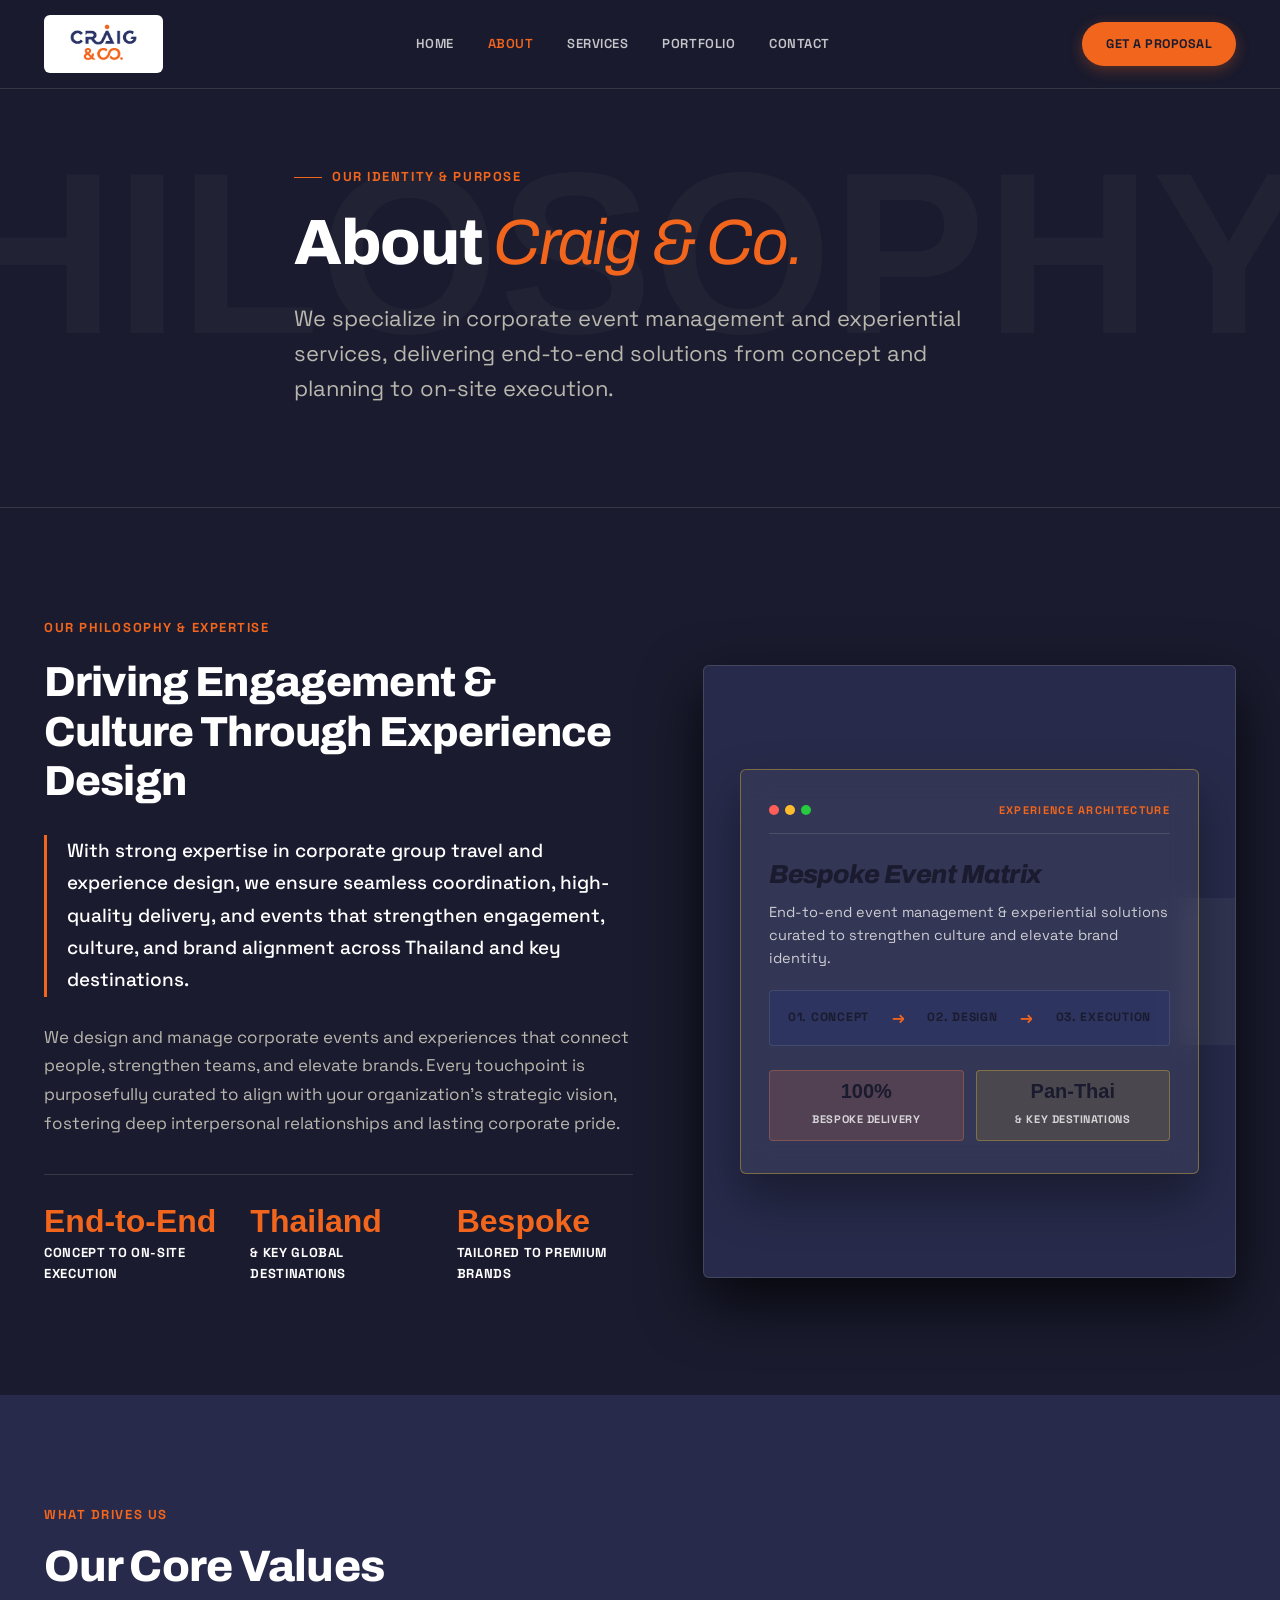
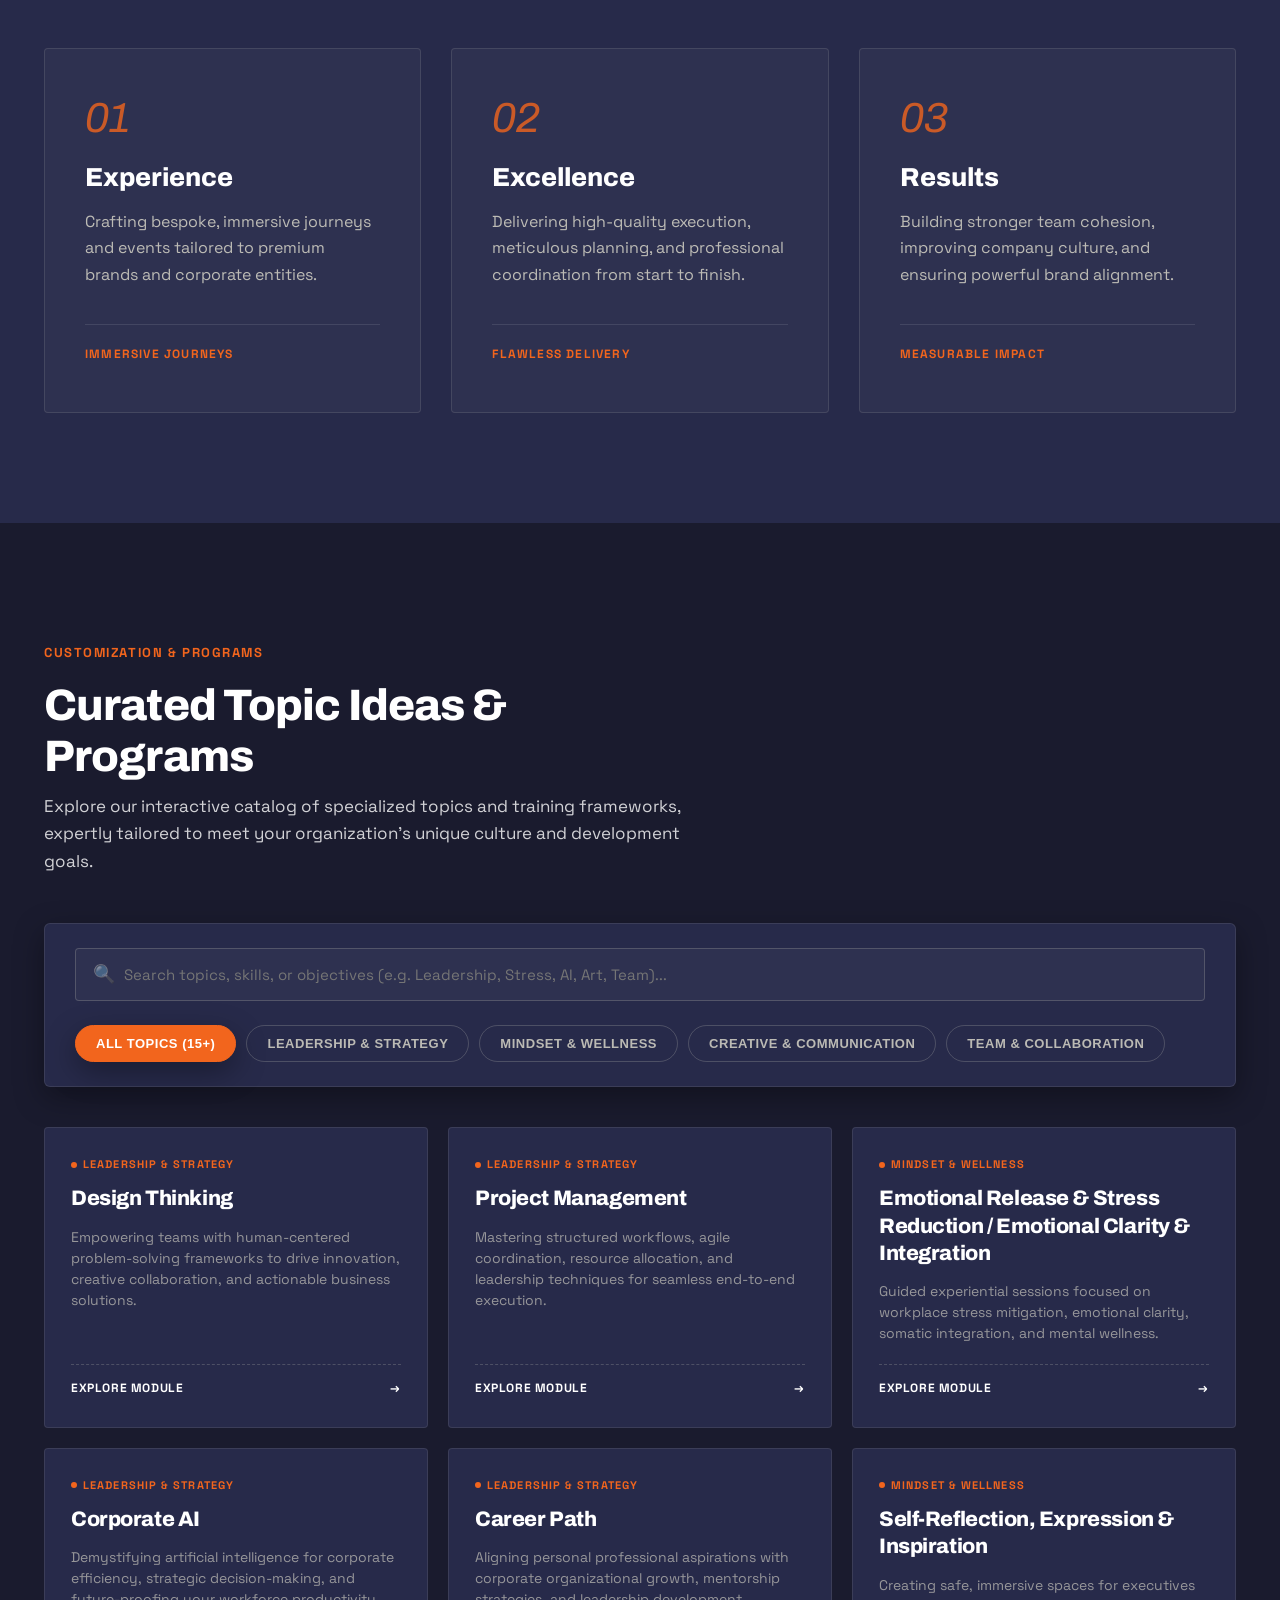
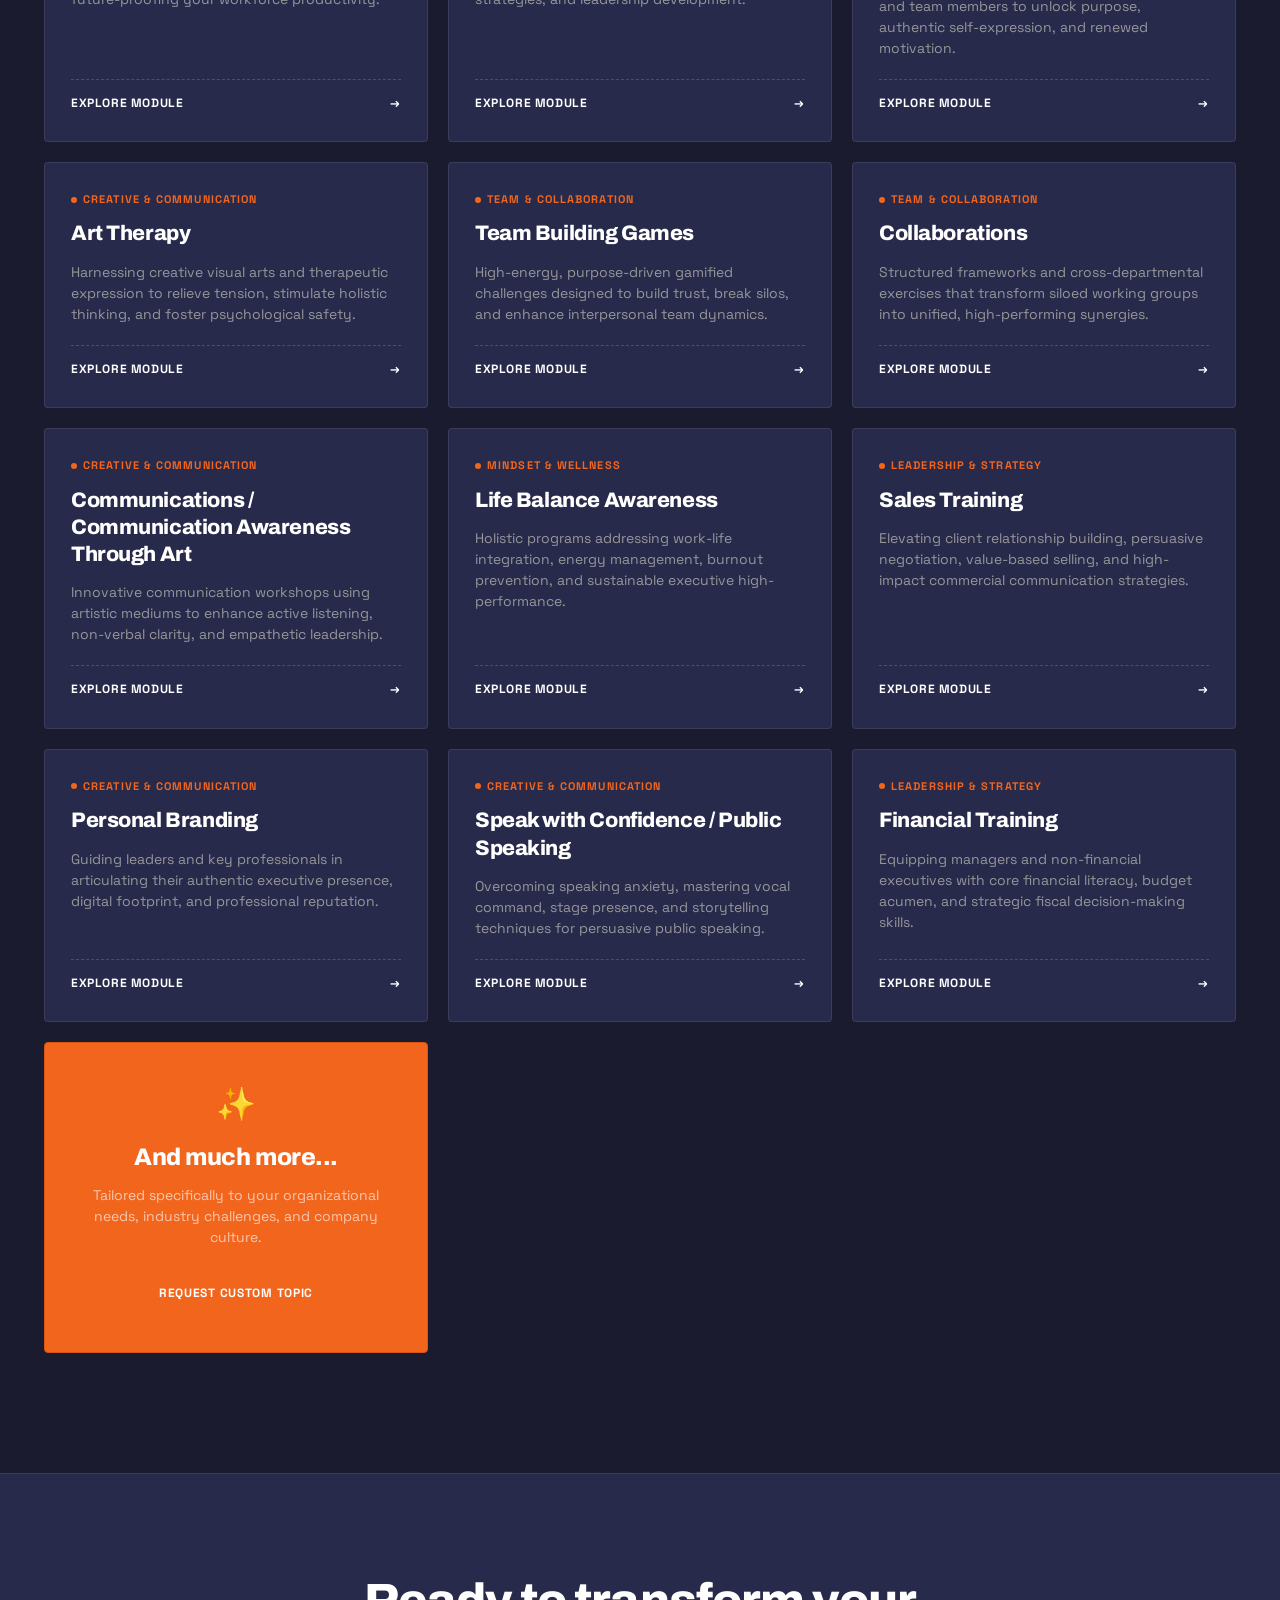
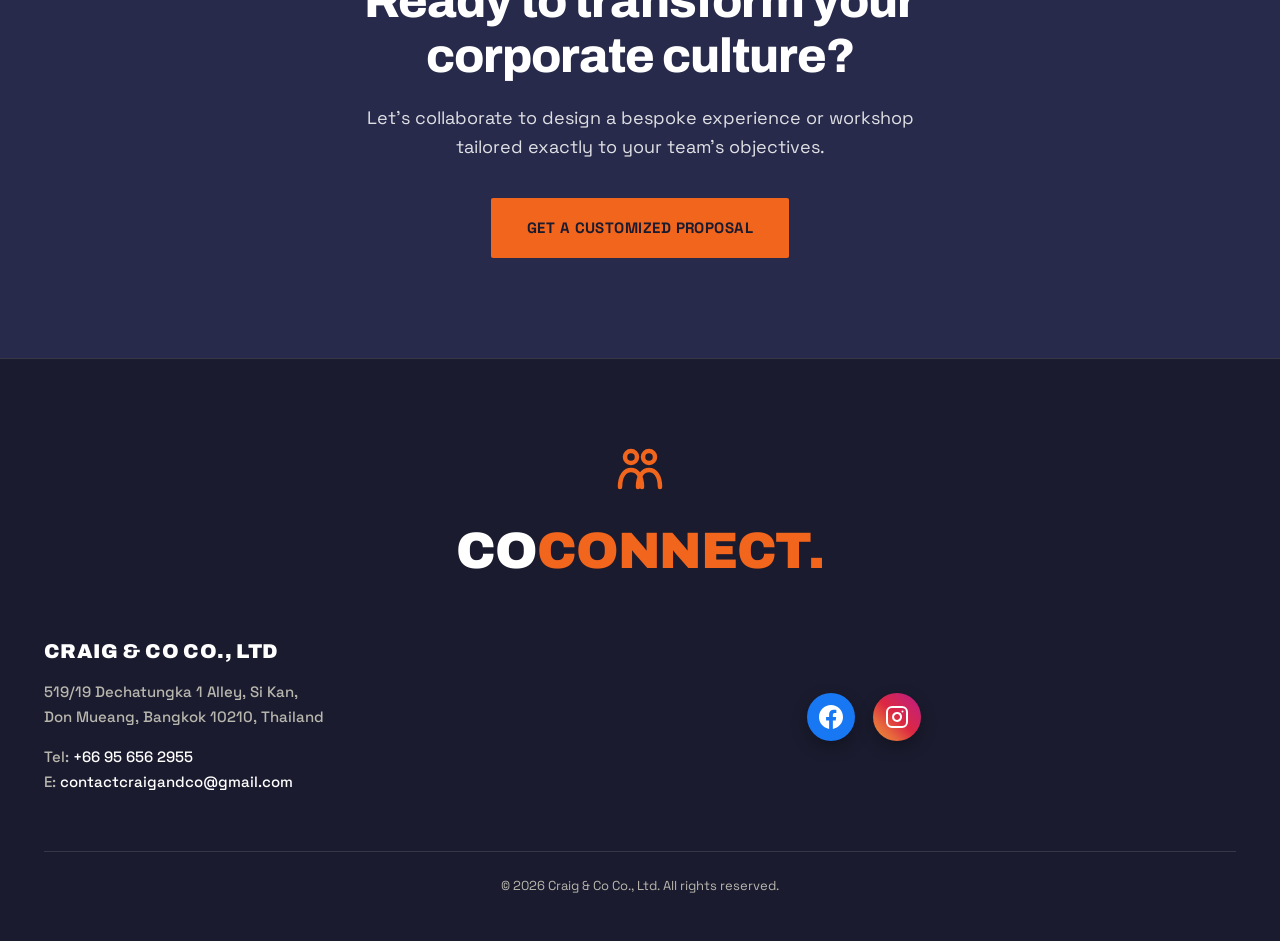
<file: about.html>
<!DOCTYPE html>
<html lang="en">
<head>
<meta charset="UTF-8">
<meta name="viewport" content="width=device-width, initial-scale=1.0">
<title>About Us — Craig & Co. | Bespoke Experience House Agency</title>
<link rel="preconnect" href="https://fonts.googleapis.com">
<link rel="preconnect" href="https://fonts.gstatic.com" crossorigin>
<link
    href="https://fonts.googleapis.com/css2?family=Space+Grotesk:wght@400;500;600;700&family=Archivo:wght@600;700;800;900&display=swap"
    rel="stylesheet">
<style>
        /* ─── TOKENS & DESIGN SYSTEM (DESIGN 3 BOLD MODERN DARK CI) ─── */
        :root {
            /* Design 5 Core Tokens */
            --bg-canvas: #1A1B2E;
            --bg-card: #272A4A;
            --bg-card-hover: #31355B;
            --navy-deep: #FFFFFF;
            --navy-muted: rgba(229, 227, 210, 0.78);
            --orange: #F2651D;
            --orange-hover: #D95412;
            --orange-light: rgba(242, 101, 29, 0.18);
            --electric-blue: #607FF3;

            /* Legacy Map */
            --serif: 'Space Grotesk', sans-serif;
            --navy: #FFFFFF;
            --navy-light: #E5E3D2;
            --gold: #F2651D;
            --gold-light: #D95412;
            --charcoal: rgba(229, 227, 210, 0.78);
            --grey-light: rgba(229, 227, 210, 0.5);
            --bg-main: #1A1B2E;
            --card-bg: #272A4A;
            --cream: #1A1B2E;
            --terracotta: #F2651D;
            --terracotta-light: #F5A56B;
            --cream-2: #272A4A;
            --line: rgba(229, 227, 210, 0.14);
            --line-strong: rgba(229, 227, 210, 0.28);
            --line-light: rgba(229, 227, 210, 0.28);
            --white: #FFFFFF;
            --radius-sm: 6px;
            --radius-md: 14px;
            --radius-lg: 24px;
            --shadow-subtle: 0 10px 30px rgba(0, 0, 0, 0.35);
            --shadow-sm: 0 10px 30px rgba(0, 0, 0, 0.35);
            --shadow-elevated: 0 20px 50px rgba(0, 0, 0, 0.55);
            --shadow-md: 0 20px 50px rgba(0, 0, 0, 0.55);
            --shadow-lg: 0 24px 60px rgba(0, 0, 0, 0.75);
            --transition-smooth: 0.35s cubic-bezier(0.16, 1, 0.3, 1);
        }

        /* ─── RESET & BASE ─────────────────────────────────────────── */
        *,
        *::before,
        *::after {
            margin: 0;
            padding: 0;
            box-sizing: border-box;
        }

        html {
            scroll-behavior: smooth;
            font-size: 16px;
        }

        body {
            font-family: 'Space Grotesk', -apple-system, BlinkMacSystemFont, sans-serif;
            background-color: var(--bg-canvas);
            color: var(--navy);
            line-height: 1.6;
            overflow-x: hidden;
            -webkit-font-smoothing: antialiased;
        }

        h1,
        h2,
        h3,
        h4,
        .font-heading {
            font-family: 'Archivo', sans-serif;
            font-weight: 800;
            color: var(--navy);
            line-height: 1.15;
            letter-spacing: -0.02em;
        }

        a {
            color: inherit;
            text-decoration: none;
        }

        img {
            display: block;
            width: 100%;
            height: 100%;
            object-fit: cover;
        }

        .wrap {
            max-width: 1740px;
            margin: 0 auto;
            padding: 0 44px;
        }

        @media (max-width: 768px) {
            .wrap {
                padding: 0 20px;
            }
        }

        /* ─── TOP STICKY NAVBAR ─────────────────────────────────────── */
        header {
            position: fixed;
            top: 0;
            left: 0;
            right: 0;
            z-index: 200;
            background: rgba(26, 27, 46, 0.92);
            backdrop-filter: blur(16px);
            -webkit-backdrop-filter: blur(16px);
            border-bottom: 1px solid var(--line);
            transition: all 0.3s ease;
        }

        nav.wrap {
            display: flex;
            align-items: center;
            justify-content: space-between;
            height: 88px;
        }

        .nav-brand {
            display: flex;
            align-items: center;
            text-decoration: none;
        }

        .nav-logo-img {
            height: 58px;
            width: auto;
            object-fit: contain;
            background: #FFFFFF;
            padding: 5px 12px;
            border-radius: 6px;
            transition: transform 0.25s ease;
        }

        .nav-brand:hover .nav-logo-img {
            transform: scale(1.04);
        }

        .navlinks {
            display: flex;
            align-items: center;
            gap: 34px;
            font-size: 13px;
            font-weight: 600;
            letter-spacing: 0.04em;
            text-transform: uppercase;
        }

        .navlinks a {
            position: relative;
            padding: 6px 0;
            color: var(--navy);
            opacity: 0.75;
            transition: all 0.2s;
        }

        .navlinks a:hover,
        .navlinks a.active {
            opacity: 1;
            color: var(--orange);
        }

        .navcta {
            background: var(--orange);
            color: var(--bg-canvas);
            padding: 12px 24px;
            font-size: 12.5px;
            font-weight: 700;
            letter-spacing: 0.04em;
            text-transform: uppercase;
            border-radius: 100px;
            transition: all 0.25s;
            box-shadow: 0 4px 14px rgba(242, 101, 29, 0.3);
        }

        .navcta:hover {
            background: var(--electric-blue);
            color: #FFFFFF;
            transform: translateY(-2px);
            box-shadow: 0 6px 20px rgba(96, 127, 243, 0.4);
        }

        @media (max-width: 860px) {
            .navlinks {
                display: none;
            }
        }

  /* SECTION 1: PAGE HEADER (HERO) */
  .page-header {
    position: relative;
    padding: 160px 0 100px;
    background: var(--bg-canvas);
    overflow: hidden;
    border-bottom: 1px solid var(--line);
  }
  .header-bg-typography {
    position: absolute;
    right: -2%;
    top: 50%;
    transform: translateY(-50%);
    font-family: 'Helvetica Neue', Helvetica, Arial, sans-serif;
    font-size: clamp(100px, 18vw, 240px);
    font-weight: 600;
    color: rgba(229, 227, 210, 0.035);
    white-space: nowrap;
    pointer-events: none;
    user-select: none;
    z-index: 0;
  }
  .header-rings {
    position: absolute;
    right: 15%;
    top: -10%;
    width: 500px;
    height: 500px;
    pointer-events: none;
  }
  .header-rings .ripple:nth-child(1) { width: 500px; height: 500px; top: 0; left: 0; opacity: 0.6; }
  .header-rings .ripple:nth-child(2) { width: 360px; height: 360px; top: 70px; left: 70px; border-color: rgba(242,101,29,0.3); }
  .header-rings .ripple:nth-child(3) { width: 220px; height: 220px; top: 140px; left: 140px; }
  
  .header-content {
    position: relative;
    z-index: 2;
    max-width: 780px;
  }
  .eyebrow {
    display: inline-flex; align-items: center; gap: 10px;
    font-size: 13px; font-weight: 700; letter-spacing: 0.12em; text-transform: uppercase;
    color: var(--orange); margin-bottom: 20px;
  }
  .eyebrow::before { content: ''; width: 28px; height: 1px; background: var(--orange); }
  .page-header h1 {
    font-size: clamp(44px, 5.5vw, 64px);
    line-height: 1.08;
    margin-bottom: 24px;
    color: var(--navy-deep);
  }
  .page-header h1 em {
    font-style: italic;
    color: var(--orange);
    font-weight: 400;
  }
  .page-header .subheadline {
    font-size: clamp(18px, 2vw, 22px);
    color: var(--navy-muted);
    line-height: 1.6;
    max-width: 680px;
    font-weight: 400;
  }

  /* COMMON SECTION STYLES */
  section { padding: 110px 0; position: relative; }
  .section-label {
    font-size: 13px; font-weight: 700; letter-spacing: 0.12em; text-transform: uppercase; color: var(--orange);
    margin-bottom: 16px; display: block;
  }
  .section-title { font-size: clamp(32px, 4vw, 44px); margin-bottom: 24px; max-width: 680px; line-height: 1.15; color: var(--navy-deep); }

  /* SECTION 2: PHILOSOPHY & EXPERTISE */
  .philosophy {
    background: var(--bg-canvas);
  }
  .philosophy-grid {
    display: grid;
    grid-template-columns: 1.05fr 0.95fr;
    gap: 70px;
    align-items: center;
    margin-top: 20px;
  }
  .philosophy-text h2 {
    font-size: clamp(32px, 3.8vw, 42px);
    margin-bottom: 28px;
    color: var(--navy-deep);
    line-height: 1.18;
  }
  .philosophy-text p {
    font-size: 17px;
    color: var(--navy-muted);
    margin-bottom: 22px;
    line-height: 1.7;
  }
  .philosophy-text p.lead {
    font-size: 19px;
    font-weight: 500;
    color: var(--navy);
    border-left: 3px solid var(--orange);
    padding-left: 20px;
    margin-bottom: 26px;
  }
  .philosophy-highlights {
    display: flex;
    gap: 30px;
    margin-top: 36px;
    padding-top: 30px;
    border-top: 1px solid var(--line);
    flex-wrap: wrap;
  }
  .highlight-item {
    flex: 1;
    min-width: 140px;
  }
  .highlight-num {
    font-family: 'Helvetica Neue', Helvetica, Arial, sans-serif;
    font-size: 32px;
    color: var(--orange);
    font-weight: 600;
    line-height: 1;
    margin-bottom: 6px;
  }
  .highlight-label {
    font-size: 13px;
    font-weight: 700;
    text-transform: uppercase;
    letter-spacing: 0.05em;
    color: var(--navy);
  }

  .philosophy-visual {
    position: relative;
    aspect-ratio: 4/4.6;
    border-radius: 6px;
    overflow: hidden;
    box-shadow: var(--shadow-lg);
    border: 1px solid rgba(229,227,210,0.15);
    background: var(--bg-card);
    display: flex;
    align-items: center;
    justify-content: center;
    padding: 36px;
  }
  .mockup-rings {
    position: absolute;
    inset: 0;
    pointer-events: none;
    display: flex;
    align-items: center;
    justify-content: center;
  }
  .mockup-rings .ripple:nth-child(1) { width: 90%; height: 90%; border-color: rgba(229,227,210,0.1); }
  .mockup-rings .ripple:nth-child(2) { width: 68%; height: 68%; border-color: rgba(242,101,29,0.15); }
  .mockup-rings .ripple:nth-child(3) { width: 46%; height: 46%; border-color: rgba(229,227,210,0.05); }
  .mockup-rings .ripple:nth-child(4) { width: 24%; height: 24%; background: rgba(229,227,210,0.05); }

  .mockup-card {
    position: relative;
    z-index: 2;
    background: rgba(249, 249, 247, 0.06);
    backdrop-filter: blur(14px);
    border: 1px solid rgba(212,175,55,0.45);
    border-radius: 6px;
    padding: 32px 28px;
    width: 100%;
    box-shadow: 0 24px 48px rgba(0,0,0,0.35);
    display: flex;
    flex-direction: column;
    gap: 24px;
    transition: transform 0.4s ease, box-shadow 0.4s ease;
  }
  .philosophy-visual:hover .mockup-card {
    transform: translateY(-6px) scale(1.02);
    box-shadow: 0 32px 64px rgba(0,0,0,0.45);
  }
  .mockup-header {
    display: flex;
    align-items: center;
    justify-content: space-between;
    border-bottom: 1px solid rgba(249,249,247,0.12);
    padding-bottom: 14px;
  }
  .mockup-dots {
    display: flex; gap: 6px;
  }
  .mockup-dots span {
    width: 10px; height: 10px; border-radius: 50%; display: inline-block;
  }
  .mockup-dots span:nth-child(1) { background: #ff5f56; }
  .mockup-dots span:nth-child(2) { background: #ffbd2e; }
  .mockup-dots span:nth-child(3) { background: #27c93f; }
  .mockup-tag {
    font-size: 11px; font-weight: 700; letter-spacing: 0.12em; text-transform: uppercase; color: var(--gold);
  }
  .mockup-body h3 {
    font-size: 26px; color: var(--cream); line-height: 1.25; margin-bottom: 10px; font-style: italic;
  }
  .mockup-body p {
    font-size: 14.5px; color: rgba(249,249,247,0.78); line-height: 1.6; margin-bottom: 20px;
  }
  .mockup-flow {
    display: flex;
    align-items: center;
    justify-content: space-between;
    background: rgba(43,52,103,0.6);
    padding: 14px 18px;
    border-radius: 4px;
    border: 1px solid rgba(249,249,247,0.1);
  }
  .flow-step {
    font-size: 12px; font-weight: 700; color: var(--cream); text-transform: uppercase; letter-spacing: 0.06em;
  }
  .flow-arrow { color: var(--terracotta); font-weight: bold; }
  .mockup-stats {
    display: flex; gap: 12px;
  }
  .stat-pill {
    flex: 1;
    background: rgba(200,109,81,0.2);
    border: 1px solid rgba(200,109,81,0.4);
    padding: 10px 14px;
    border-radius: 4px;
    text-align: center;
  }
  .stat-pill strong {
    display: block; font-family: 'Helvetica Neue', Helvetica, Arial, sans-serif; font-size: 20px; color: var(--cream); line-height: 1; margin-bottom: 4px;
  }
  .stat-pill span {
    font-size: 11px; font-weight: 700; text-transform: uppercase; letter-spacing: 0.05em; color: rgba(249,249,247,0.8);
  }
  @media(max-width:860px){
    .philosophy-grid { grid-template-columns: 1fr; gap: 50px; }
  }

  /* SECTION 3: CORE VALUES */
  .core-values {
    background: var(--bg-card);
    color: var(--navy-deep);
    position: relative;
    overflow: hidden;
  }
  .core-values .section-title { color: var(--navy-deep); }
  .values-bg-rings {
    position: absolute;
    left: -200px;
    bottom: -200px;
    width: 600px;
    height: 600px;
    pointer-events: none;
    opacity: 0.15;
  }
  .values-bg-rings .ripple:nth-child(1) { width: 600px; height: 600px; border-color: var(--gold); }
  .values-bg-rings .ripple:nth-child(2) { width: 400px; height: 400px; top: 100px; left: 100px; border-color: var(--cream); }
  
  .values-grid {
    display: grid;
    grid-template-columns: repeat(3, 1fr);
    gap: 30px;
    margin-top: 56px;
    position: relative;
    z-index: 2;
  }
  .value-card {
    background: rgba(229, 227, 210, 0.04);
    border: 1px solid rgba(229, 227, 210, 0.12);
    padding: 48px 40px;
    border-radius: 4px;
    transition: all 0.4s cubic-bezier(0.16, 1, 0.3, 1);
    position: relative;
    overflow: hidden;
    display: flex;
    flex-direction: column;
    justify-content: space-between;
  }
  .value-card::before {
    content: '';
    position: absolute;
    top: 0; left: 0; width: 100%; height: 3px;
    background: var(--terracotta);
    transform: scaleX(0);
    transform-origin: left;
    transition: transform 0.4s ease;
  }
  .value-card:hover {
    background: rgba(229, 227, 210, 0.08);
    border-color: rgba(242, 101, 29, 0.4);
    transform: translateY(-8px);
    box-shadow: 0 20px 40px rgba(0,0,0,0.3);
  }
  .value-card:hover::before {
    transform: scaleX(1);
    background: var(--gold);
  }
  .value-number {
    font-family: 'Archivo', sans-serif;
    font-style: italic;
    font-size: 42px;
    color: var(--orange);
    opacity: 0.8;
    margin-bottom: 24px;
    line-height: 1;
  }
  .value-card h3 {
    font-size: 26px;
    color: var(--navy-deep);
    margin-bottom: 16px;
    letter-spacing: 0;
  }
  .value-card p {
    font-size: 16px;
    color: var(--navy-muted);
    line-height: 1.65;
  }
  .value-footer-line {
    margin-top: 36px;
    padding-top: 20px;
    border-top: 1px solid rgba(249,249,247,0.1);
    font-size: 12px;
    text-transform: uppercase;
    letter-spacing: 0.1em;
    color: var(--terracotta);
    font-weight: 700;
  }
  @media(max-width:960px){
    .values-grid { grid-template-columns: 1fr; gap: 24px; }
  }

  /* SECTION 4: TOPIC IDEAS & WORKSHOPS */
  .workshops-section {
    background: var(--bg-canvas);
    padding: 120px 0;
  }
  .workshops-header {
    display: flex;
    justify-content: space-between;
    align-items: flex-end;
    flex-wrap: wrap;
    gap: 24px;
    margin-bottom: 48px;
  }
  .workshops-header-text { max-width: 640px; }
  
  /* Search & Filter UI */
  .controls-bar {
    display: flex;
    flex-direction: column;
    gap: 24px;
    margin-bottom: 40px;
    background: var(--bg-card);
    padding: 24px 30px;
    border-radius: 6px;
    border: 1px solid rgba(229, 227, 210, 0.1);
    box-shadow: var(--shadow-sm);
  }
  .search-box {
    position: relative;
    width: 100%;
  }
  .search-input {
    width: 100%;
    padding: 16px 20px 16px 48px;
    font-family: 'Space Grotesk', -apple-system, BlinkMacSystemFont, sans-serif;
    font-size: 15px;
    border: 1px solid rgba(229, 227, 210, 0.2);
    border-radius: 4px;
    background: rgba(229, 227, 210, 0.04);
    color: var(--navy-deep);
    transition: all 0.25s;
  }
  .search-input:focus {
    outline: none;
    border-color: var(--orange);
    background: rgba(229, 227, 210, 0.08);
    box-shadow: 0 0 0 3px rgba(242, 101, 29, 0.1);
  }
  .search-icon {
    position: absolute;
    left: 18px; top: 50%;
    transform: translateY(-50%);
    color: var(--navy);
    opacity: 0.5;
    pointer-events: none;
    font-size: 18px;
  }
  .filter-tabs {
    display: flex;
    gap: 10px;
    flex-wrap: wrap;
  }
  .filter-btn {
    padding: 10px 20px;
    border-radius: 30px;
    font-size: 13px;
    font-weight: 700;
    letter-spacing: 0.04em;
    text-transform: uppercase;
    background: transparent;
    border: 1px solid rgba(229, 227, 210, 0.2);
    color: var(--navy-muted);
    cursor: pointer;
    transition: all 0.25s;
  }
  .filter-btn:hover {
    border-color: var(--orange);
    color: var(--navy-deep);
  }
  .filter-btn.active {
    background: var(--orange);
    color: #fff;
    border-color: var(--orange);
    box-shadow: var(--shadow-sm);
  }

  /* Tag Grid */
  .tag-grid {
    display: grid;
    grid-template-columns: repeat(auto-fill, minmax(340px, 1fr));
    gap: 20px;
  }
  .topic-card {
    background: var(--bg-card);
    border: 1px solid rgba(229, 227, 210, 0.1);
    padding: 28px 26px;
    border-radius: 4px;
    transition: all 0.3s cubic-bezier(0.16, 1, 0.3, 1);
    cursor: pointer;
    display: flex;
    flex-direction: column;
    justify-content: space-between;
    position: relative;
    overflow: hidden;
  }
  .topic-card:hover {
    transform: translateY(-5px);
    box-shadow: var(--shadow-md);
    border-color: var(--terracotta);
    background: rgba(229, 227, 210, 0.08);
  }
  .topic-category {
    font-size: 11px;
    font-weight: 700;
    text-transform: uppercase;
    letter-spacing: 0.1em;
    color: var(--terracotta);
    margin-bottom: 12px;
    display: flex;
    align-items: center;
    gap: 6px;
  }
  .topic-category::before {
    content: '';
    width: 6px; height: 6px;
    border-radius: 50%;
    background: var(--terracotta);
  }
  .topic-title {
    font-family: 'Archivo', sans-serif;
    font-size: 21px;
    color: var(--navy-deep);
    margin-bottom: 14px;
    line-height: 1.3;
    transition: color 0.25s;
  }
  .topic-card:hover .topic-title {
    color: var(--terracotta);
  }
  .topic-desc {
    font-size: 14px;
    color: var(--charcoal);
    opacity: 0.75;
    line-height: 1.5;
    margin-bottom: 20px;
  }
  .topic-action {
    display: flex;
    align-items: center;
    justify-content: space-between;
    font-size: 12px;
    font-weight: 700;
    text-transform: uppercase;
    letter-spacing: 0.05em;
    color: var(--navy-deep);
    padding-top: 14px;
    border-top: 1px dashed rgba(229, 227, 210, 0.2);
  }
  .topic-action span {
    transition: transform 0.25s;
  }
  .topic-card:hover .topic-action span {
    transform: translateX(4px);
    color: var(--terracotta);
  }

  /* Special Card: And much more... */
  .topic-card.special-card {
    background: var(--orange);
    color: #fff;
    border-color: var(--orange-hover);
    justify-content: center;
    text-align: center;
    padding: 36px 26px;
  }
  .topic-card.special-card .topic-title {
    color: #fff;
    font-size: 24px;
    margin-bottom: 12px;
  }
  .topic-card.special-card .topic-desc {
    color: rgba(255,255,255,0.85);
    margin-bottom: 24px;
  }
  .topic-card.special-card .btn-special {
    display: inline-block;
    background: var(--gold);
    color: var(--navy);
    padding: 12px 24px;
    border-radius: 2px;
    font-size: 12px;
    font-weight: 800;
    text-transform: uppercase;
    letter-spacing: 0.06em;
    transition: all 0.25s;
    margin: 0 auto;
  }
  .topic-card.special-card:hover .btn-special {
    background: var(--cream);
    transform: scale(1.05);
  }

  /* No Results Message */
  .no-results {
    grid-column: 1 / -1;
    text-align: center;
    padding: 60px 20px;
    background: var(--bg-card);
    border: 1px dashed rgba(229, 227, 210, 0.2);
    border-radius: 4px;
    display: none;
  }
  .no-results h3 { font-size: 22px; margin-bottom: 8px; color: var(--navy-deep); }
  .no-results p { font-size: 15px; opacity: 0.7; }

  /* MODAL / DRAWER FOR TOPIC DETAILS */
  .modal-overlay {
    position: fixed; inset: 0; z-index: 1000;
    background: rgba(43,52,103,0.65);
    backdrop-filter: blur(8px);
    display: flex; align-items: center; justify-content: center;
    padding: 20px;
    opacity: 0; pointer-events: none;
    transition: opacity 0.3s ease;
  }
  .modal-overlay.open {
    opacity: 1; pointer-events: auto;
  }
  .modal-box {
    background: var(--bg-card);
    width: 100%; max-width: 620px;
    border-radius: 6px;
    box-shadow: var(--shadow-lg);
    border: 1px solid rgba(229, 227, 210, 0.1);
    padding: 40px;
    position: relative;
    transform: translateY(20px);
    transition: transform 0.3s cubic-bezier(0.16, 1, 0.3, 1);
    max-height: 90vh;
    overflow-y: auto;
  }
  .modal-overlay.open .modal-box {
    transform: translateY(0);
  }
  .modal-close {
    position: absolute; top: 24px; right: 24px;
    background: transparent; border: none;
    font-size: 24px; color: var(--navy-muted);
    cursor: pointer; width: 36px; height: 36px;
    border-radius: 50%; display: flex; align-items: center; justify-content: center;
    transition: background 0.2s;
  }
  .modal-close:hover { background: rgba(229, 227, 210, 0.1); color: var(--terracotta); }
  .modal-category {
    font-size: 12px; font-weight: 700; text-transform: uppercase;
    letter-spacing: 0.1em; color: var(--terracotta); margin-bottom: 10px;
  }
  .modal-title {
    font-size: 32px; color: var(--navy-deep); margin-bottom: 20px; line-height: 1.2;
  }
  .modal-body p {
    font-size: 16px; color: var(--navy-muted); line-height: 1.7; margin-bottom: 24px;
  }
  .modal-features {
    background: rgba(229, 227, 210, 0.04);
    padding: 24px;
    border-radius: 4px;
    margin-bottom: 30px;
    border-left: 3px solid var(--gold);
  }
  .modal-features h5 { font-size: 14px; text-transform: uppercase; letter-spacing: 0.05em; color: var(--navy-deep); margin-bottom: 12px; }
  .modal-features ul { list-style: none; display: flex; flex-direction: column; gap: 8px; font-size: 14.5px; }
  .modal-features li { display: flex; align-items: center; gap: 10px; }
  .modal-features li::before { content: '✓'; color: var(--terracotta); font-weight: bold; }
  .modal-footer {
    display: flex; gap: 16px; flex-wrap: wrap;
  }
  .btn {
    padding: 16px 30px; font-size: 14px; font-weight: 700; letter-spacing: 0.03em; text-transform: uppercase;
    border-radius: 2px; transition: all .25s; display: inline-block; cursor: pointer; border: none;
  }
  .btn-primary { background: var(--orange); color: #fff; }
  .btn-primary:hover { background: var(--orange-hover); }
  .btn-outline { border: 1px solid var(--navy-deep); color: var(--navy-deep); background: transparent; }
  .btn-outline:hover { background: rgba(229, 227, 210, 0.1); color: var(--navy-deep); }

  /* BOTTOM CONSULTATION BANNER */
  .cta-banner {
    background: var(--bg-card);
    color: var(--navy-deep);
    padding: 100px 0;
    text-align: center;
    border-top: 1px solid rgba(229, 227, 210, 0.1);
  }
  .cta-banner h2 { color: var(--navy-deep); font-size: clamp(32px, 4vw, 48px); margin-bottom: 20px; max-width: 760px; margin-left: auto; margin-right: auto; }
  .cta-banner p { font-size: 18px; opacity: 0.85; max-width: 600px; margin: 0 auto 36px; }

  /* ─── SECTION 5: CO CONNECT. (FOOTER CONTACT) ──────────────── */
        .sec-connect {
            padding: 80px 0 44px;
            border-top: 1px solid var(--line);
            background-color: var(--bg-canvas);
        }

        .connect-wrap {
            max-width: 1740px;
            margin: 0 auto;
            padding: 0 44px;
        }

        .connect-split {
            display: grid;
            grid-template-columns: 1.25fr 0.75fr;
            align-items: center;
            margin-top: 40px;
            gap: 48px;
        }

        .connect-info {
            max-width: 600px;
        }

        .connect-company-name {
            font-size: 20px;
            font-weight: 900;
            text-transform: uppercase;
            letter-spacing: 0.02em;
            color: var(--navy);
            margin-bottom: 16px;
            line-height: 1.25;
            font-family: 'Archivo', sans-serif;
        }

        .connect-address {
            font-size: 15px;
            color: var(--navy-muted);
            line-height: 1.65;
            margin-bottom: 16px;
            font-weight: 500;
        }

        .connect-direct {
            font-size: 15px;
            color: var(--navy-muted);
            line-height: 1.65;
            font-weight: 500;
        }

        .connect-direct p {
            margin: 0;
        }

        .connect-direct a {
            color: var(--navy);
            text-decoration: none;
            transition: color 0.2s ease;
        }

        .connect-direct a:hover {
            color: var(--orange);
        }

        .connect-social-wrapper {
            display: flex;
            align-items: center;
            justify-content: flex-start;
        }

        .connect-social-group {
            display: flex;
            align-items: center;
            gap: 18px;
        }

        .social-btn {
            display: inline-flex;
            align-items: center;
            justify-content: center;
            width: 48px;
            height: 48px;
            transition: transform 0.25s cubic-bezier(0.16, 1, 0.3, 1), box-shadow 0.25s ease;
            box-shadow: 0 6px 16px rgba(0, 0, 0, 0.3);
            text-decoration: none;
        }

        .social-btn:hover {
            transform: translateY(-3px) scale(1.08);
            box-shadow: 0 10px 24px rgba(0, 0, 0, 0.5);
        }

        .social-btn.btn-fb {
            background: #1877F2;
            border-radius: 50%;
        }

        .social-btn.btn-fb svg {
            width: 24px;
            height: 24px;
        }

        .social-btn.btn-ig {
            background: linear-gradient(45deg, #f09433 0%, #e6683c 25%, #dc2743 50%, #cc2366 75%, #bc1888 100%);
            border-radius: 50%;
        }

        .social-btn.btn-ig svg {
            width: 24px;
            height: 24px;
        }

        .copyright-bar {
            margin-top: 56px;
            padding-top: 24px;
            border-top: 1px solid var(--line);
            font-size: 13px;
            color: var(--navy-muted);
            text-align: center;
        }

        @media (max-width: 860px) {
            .connect-split {
                grid-template-columns: 1fr;
                gap: 32px;
            }
        }
        
        .section-header-centered {
            text-align: center;
            display: flex;
            flex-direction: column;
            align-items: center;
            margin-bottom: 60px;
        }

        .co-icon-wrapper {
            width: 64px;
            height: 64px;
            margin-bottom: 20px;
        }

        .co-svg-icon {
            width: 100%;
            height: 100%;
            display: block;
        }

        .section-main-title {
            font-size: clamp(36px, 4vw, 56px);
            font-family: 'Archivo', sans-serif;
            font-weight: 900;
            letter-spacing: -0.02em;
            line-height: 1.1;
            text-transform: uppercase;
        }

        .co-part {
            color: #FFFFFF;
        }

        .keyword-part {
            color: var(--orange);
        }

</style>
</head>
<body>

<!-- HEADER & NAVIGATION -->
<header id="navbar">
    <nav class="wrap">
        <a href="index.html" class="nav-brand" aria-label="Craig &amp; Co. Home">
            <img src="Website Design.png" alt="Craig &amp; Co." class="nav-logo-img">
        </a>
        <div class="navlinks">
            <a href="index.html">Home</a>
            <a href="about.html" class="active">About</a>
            <a href="services.html">Services</a>
            <a href="portfolio.html">Portfolio</a>
            <a href="contact.html">Contact</a>
        </div>
        <a class="navcta" href="contact.html">Get a Proposal</a>
    </nav>
</header>

<!-- SECTION 1: PAGE HEADER -->
<section class="page-header">
  <div class="header-bg-typography">PHILOSOPHY</div>
  <div class="header-rings">
    <div class="ripple"></div><div class="ripple"></div><div class="ripple"></div>
  </div>
  <div class="wrap header-content">
    <div class="eyebrow">Our Identity &amp; Purpose</div>
    <h1>About <em>Craig &amp; Co.</em></h1>
    <p class="subheadline">We specialize in corporate event management and experiential services, delivering end-to-end solutions from concept and planning to on-site execution.</p>
  </div>
</section>

<!-- SECTION 2: OUR PHILOSOPHY & EXPERTISE -->
<section class="philosophy">
  <div class="wrap">
    <span class="section-label">Our Philosophy &amp; Expertise</span>
    <div class="philosophy-grid">
      <div class="philosophy-text">
        <h2>Driving Engagement &amp; Culture Through Experience Design</h2>
        <p class="lead">With strong expertise in corporate group travel and experience design, we ensure seamless coordination, high-quality delivery, and events that strengthen engagement, culture, and brand alignment across Thailand and key destinations.</p>
        <p>We design and manage corporate events and experiences that connect people, strengthen teams, and elevate brands. Every touchpoint is purposefully curated to align with your organization’s strategic vision, fostering deep interpersonal relationships and lasting corporate pride.</p>
        
        <div class="philosophy-highlights">
          <div class="highlight-item">
            <div class="highlight-num">End-to-End</div>
            <div class="highlight-label">Concept to On-Site Execution</div>
          </div>
          <div class="highlight-item">
            <div class="highlight-num">Thailand</div>
            <div class="highlight-label">&amp; Key Global Destinations</div>
          </div>
          <div class="highlight-item">
            <div class="highlight-num">Bespoke</div>
            <div class="highlight-label">Tailored to Premium Brands</div>
          </div>
        </div>
      </div>
      
      <div class="philosophy-visual">
        <div class="mockup-rings">
          <div class="ripple"></div><div class="ripple"></div><div class="ripple"></div><div class="ripple"></div>
        </div>
        
        <!-- Pure CSS UI Mockup Image -->
        <div class="mockup-card">
          <div class="mockup-header">
            <div class="mockup-dots"><span></span><span></span><span></span></div>
            <div class="mockup-tag">Experience Architecture</div>
          </div>
          <div class="mockup-body">
            <h3>Bespoke Event Matrix</h3>
            <p>End-to-end event management &amp; experiential solutions curated to strengthen culture and elevate brand identity.</p>
            <div class="mockup-flow">
              <span class="flow-step">01. Concept</span>
              <span class="flow-arrow">&rarr;</span>
              <span class="flow-step">02. Design</span>
              <span class="flow-arrow">&rarr;</span>
              <span class="flow-step">03. Execution</span>
            </div>
          </div>
          <div class="mockup-stats">
            <div class="stat-pill">
              <strong>100%</strong>
              <span>Bespoke Delivery</span>
            </div>
            <div class="stat-pill" style="background: rgba(212,175,55,0.15); border-color: rgba(212,175,55,0.4);">
              <strong>Pan-Thai</strong>
              <span>&amp; Key Destinations</span>
            </div>
          </div>
        </div>
      </div>
    </div>
  </div>
</section>

<!-- SECTION 3: CORE VALUES -->
<section class="core-values">
  <div class="values-bg-rings">
    <div class="ripple"></div><div class="ripple"></div>
  </div>
  <div class="wrap">
    <span class="section-label">What Drives Us</span>
    <h2 class="section-title">Our Core Values</h2>
    <div class="values-grid">
      
      <!-- Value 1 -->
      <div class="value-card">
        <div>
          <div class="value-number">01</div>
          <h3>Experience</h3>
          <p>Crafting bespoke, immersive journeys and events tailored to premium brands and corporate entities.</p>
        </div>
        <div class="value-footer-line">Immersive Journeys</div>
      </div>

      <!-- Value 2 -->
      <div class="value-card">
        <div>
          <div class="value-number">02</div>
          <h3>Excellence</h3>
          <p>Delivering high-quality execution, meticulous planning, and professional coordination from start to finish.</p>
        </div>
        <div class="value-footer-line">Flawless Delivery</div>
      </div>

      <!-- Value 3 -->
      <div class="value-card">
        <div>
          <div class="value-number">03</div>
          <h3>Results</h3>
          <p>Building stronger team cohesion, improving company culture, and ensuring powerful brand alignment.</p>
        </div>
        <div class="value-footer-line">Measurable Impact</div>
      </div>

    </div>
  </div>
</section>

<!-- SECTION 4: TOPIC IDEAS & WORKSHOPS -->
<section class="workshops-section">
  <div class="wrap">
    <div class="workshops-header">
      <div class="workshops-header-text">
        <span class="section-label">Customization &amp; Programs</span>
        <h2 class="section-title" style="margin-bottom:12px;">Curated Topic Ideas &amp; Programs</h2>
        <p style="font-size:17px; opacity:0.8;">Explore our interactive catalog of specialized topics and training frameworks, expertly tailored to meet your organization's unique culture and development goals.</p>
      </div>
    </div>

    <!-- Search & Filter Bar -->
    <div class="controls-bar">
      <div class="search-box">
        <span class="search-icon">🔍</span>
        <input type="text" id="topicSearch" class="search-input" placeholder="Search topics, skills, or objectives (e.g. Leadership, Stress, AI, Art, Team)...">
      </div>
      <div class="filter-tabs" id="filterTabs">
        <button class="filter-btn active" data-filter="all">All Topics (15+)</button>
        <button class="filter-btn" data-filter="leadership">Leadership &amp; Strategy</button>
        <button class="filter-btn" data-filter="mindset">Mindset &amp; Wellness</button>
        <button class="filter-btn" data-filter="creative">Creative &amp; Communication</button>
        <button class="filter-btn" data-filter="team">Team &amp; Collaboration</button>
      </div>
    </div>

    <!-- Interactive Grid -->
    <div class="tag-grid" id="topicsGrid">
      
      <div class="topic-card" data-category="leadership" data-title="Design Thinking" data-desc="Empowering teams with human-centered problem-solving frameworks to drive innovation, creative collaboration, and actionable business solutions.">
        <div>
          <div class="topic-category">Leadership &amp; Strategy</div>
          <h3 class="topic-title">Design Thinking</h3>
          <p class="topic-desc">Empowering teams with human-centered problem-solving frameworks to drive innovation, creative collaboration, and actionable business solutions.</p>
        </div>
        <div class="topic-action">Explore Module <span>&rarr;</span></div>
      </div>

      <div class="topic-card" data-category="leadership" data-title="Project Management" data-desc="Mastering structured workflows, agile coordination, resource allocation, and leadership techniques for seamless end-to-end execution.">
        <div>
          <div class="topic-category">Leadership &amp; Strategy</div>
          <h3 class="topic-title">Project Management</h3>
          <p class="topic-desc">Mastering structured workflows, agile coordination, resource allocation, and leadership techniques for seamless end-to-end execution.</p>
        </div>
        <div class="topic-action">Explore Module <span>&rarr;</span></div>
      </div>

      <div class="topic-card" data-category="mindset" data-title="Emotional Release &amp; Stress Reduction" data-desc="Guided experiential sessions focused on workplace stress mitigation, emotional clarity, somatic integration, and mental wellness.">
        <div>
          <div class="topic-category">Mindset &amp; Wellness</div>
          <h3 class="topic-title">Emotional Release &amp; Stress Reduction / Emotional Clarity &amp; Integration</h3>
          <p class="topic-desc">Guided experiential sessions focused on workplace stress mitigation, emotional clarity, somatic integration, and mental wellness.</p>
        </div>
        <div class="topic-action">Explore Module <span>&rarr;</span></div>
      </div>

      <div class="topic-card" data-category="leadership" data-title="Corporate AI" data-desc="Demystifying artificial intelligence for corporate efficiency, strategic decision-making, and future-proofing your workforce productivity.">
        <div>
          <div class="topic-category">Leadership &amp; Strategy</div>
          <h3 class="topic-title">Corporate AI</h3>
          <p class="topic-desc">Demystifying artificial intelligence for corporate efficiency, strategic decision-making, and future-proofing your workforce productivity.</p>
        </div>
        <div class="topic-action">Explore Module <span>&rarr;</span></div>
      </div>

      <div class="topic-card" data-category="leadership" data-title="Career Path" data-desc="Aligning personal professional aspirations with corporate organizational growth, mentorship strategies, and leadership development.">
        <div>
          <div class="topic-category">Leadership &amp; Strategy</div>
          <h3 class="topic-title">Career Path</h3>
          <p class="topic-desc">Aligning personal professional aspirations with corporate organizational growth, mentorship strategies, and leadership development.</p>
        </div>
        <div class="topic-action">Explore Module <span>&rarr;</span></div>
      </div>

      <div class="topic-card" data-category="mindset" data-title="Self-Reflection, Expression &amp; Inspiration" data-desc="Creating safe, immersive spaces for executives and team members to unlock purpose, authentic self-expression, and renewed motivation.">
        <div>
          <div class="topic-category">Mindset &amp; Wellness</div>
          <h3 class="topic-title">Self-Reflection, Expression &amp; Inspiration</h3>
          <p class="topic-desc">Creating safe, immersive spaces for executives and team members to unlock purpose, authentic self-expression, and renewed motivation.</p>
        </div>
        <div class="topic-action">Explore Module <span>&rarr;</span></div>
      </div>

      <div class="topic-card" data-category="creative" data-title="Art Therapy" data-desc="Harnessing creative visual arts and therapeutic expression to relieve tension, stimulate holistic thinking, and foster psychological safety.">
        <div>
          <div class="topic-category">Creative &amp; Communication</div>
          <h3 class="topic-title">Art Therapy</h3>
          <p class="topic-desc">Harnessing creative visual arts and therapeutic expression to relieve tension, stimulate holistic thinking, and foster psychological safety.</p>
        </div>
        <div class="topic-action">Explore Module <span>&rarr;</span></div>
      </div>

      <div class="topic-card" data-category="team" data-title="Team Building Games" data-desc="High-energy, purpose-driven gamified challenges designed to build trust, break silos, and enhance interpersonal team dynamics.">
        <div>
          <div class="topic-category">Team &amp; Collaboration</div>
          <h3 class="topic-title">Team Building Games</h3>
          <p class="topic-desc">High-energy, purpose-driven gamified challenges designed to build trust, break silos, and enhance interpersonal team dynamics.</p>
        </div>
        <div class="topic-action">Explore Module <span>&rarr;</span></div>
      </div>

      <div class="topic-card" data-category="team" data-title="Collaborations" data-desc="Structured frameworks and cross-departmental exercises that transform siloed working groups into unified, high-performing synergies.">
        <div>
          <div class="topic-category">Team &amp; Collaboration</div>
          <h3 class="topic-title">Collaborations</h3>
          <p class="topic-desc">Structured frameworks and cross-departmental exercises that transform siloed working groups into unified, high-performing synergies.</p>
        </div>
        <div class="topic-action">Explore Module <span>&rarr;</span></div>
      </div>

      <div class="topic-card" data-category="creative" data-title="Communications / Communication Awareness Through Art" data-desc="Innovative communication workshops using artistic mediums to enhance active listening, non-verbal clarity, and empathetic leadership.">
        <div>
          <div class="topic-category">Creative &amp; Communication</div>
          <h3 class="topic-title">Communications / Communication Awareness Through Art</h3>
          <p class="topic-desc">Innovative communication workshops using artistic mediums to enhance active listening, non-verbal clarity, and empathetic leadership.</p>
        </div>
        <div class="topic-action">Explore Module <span>&rarr;</span></div>
      </div>

      <div class="topic-card" data-category="mindset" data-title="Life Balance Awareness" data-desc="Holistic programs addressing work-life integration, energy management, burnout prevention, and sustainable executive high-performance.">
        <div>
          <div class="topic-category">Mindset &amp; Wellness</div>
          <h3 class="topic-title">Life Balance Awareness</h3>
          <p class="topic-desc">Holistic programs addressing work-life integration, energy management, burnout prevention, and sustainable executive high-performance.</p>
        </div>
        <div class="topic-action">Explore Module <span>&rarr;</span></div>
      </div>

      <div class="topic-card" data-category="leadership" data-title="Sales Training" data-desc="Elevating client relationship building, persuasive negotiation, value-based selling, and high-impact commercial communication strategies.">
        <div>
          <div class="topic-category">Leadership &amp; Strategy</div>
          <h3 class="topic-title">Sales Training</h3>
          <p class="topic-desc">Elevating client relationship building, persuasive negotiation, value-based selling, and high-impact commercial communication strategies.</p>
        </div>
        <div class="topic-action">Explore Module <span>&rarr;</span></div>
      </div>

      <div class="topic-card" data-category="creative" data-title="Personal Branding" data-desc="Guiding leaders and key professionals in articulating their authentic executive presence, digital footprint, and professional reputation.">
        <div>
          <div class="topic-category">Creative &amp; Communication</div>
          <h3 class="topic-title">Personal Branding</h3>
          <p class="topic-desc">Guiding leaders and key professionals in articulating their authentic executive presence, digital footprint, and professional reputation.</p>
        </div>
        <div class="topic-action">Explore Module <span>&rarr;</span></div>
      </div>

      <div class="topic-card" data-category="creative" data-title="Speak with Confidence / Public Speaking" data-desc="Overcoming speaking anxiety, mastering vocal command, stage presence, and storytelling techniques for persuasive public speaking.">
        <div>
          <div class="topic-category">Creative &amp; Communication</div>
          <h3 class="topic-title">Speak with Confidence / Public Speaking</h3>
          <p class="topic-desc">Overcoming speaking anxiety, mastering vocal command, stage presence, and storytelling techniques for persuasive public speaking.</p>
        </div>
        <div class="topic-action">Explore Module <span>&rarr;</span></div>
      </div>

      <div class="topic-card" data-category="leadership" data-title="Financial Training" data-desc="Equipping managers and non-financial executives with core financial literacy, budget acumen, and strategic fiscal decision-making skills.">
        <div>
          <div class="topic-category">Leadership &amp; Strategy</div>
          <h3 class="topic-title">Financial Training</h3>
          <p class="topic-desc">Equipping managers and non-financial executives with core financial literacy, budget acumen, and strategic fiscal decision-making skills.</p>
        </div>
        <div class="topic-action">Explore Module <span>&rarr;</span></div>
      </div>

      <!-- Special Callout Item -->
      <div class="topic-card special-card" data-category="all" data-title="Custom Organizational Program" data-desc="And much more tailored to your organizational needs.">
        <div>
          <div style="font-size:32px; margin-bottom:12px;">✨</div>
          <h3 class="topic-title">And much more...</h3>
          <p class="topic-desc">Tailored specifically to your organizational needs, industry challenges, and company culture.</p>
        </div>
        <a href="contact.html" class="btn-special">Request Custom Topic</a>
      </div>

      <!-- No Results Indicator -->
      <div class="no-results" id="noResults">
        <h3>No matching topics found</h3>
        <p>Try searching for a different keyword or view all available programs.</p>
      </div>

    </div>
  </div>
</section>

<!-- BOTTOM CONSULTATION BANNER -->
<section class="cta-banner">
  <div class="wrap">
    <h2>Ready to transform your corporate culture?</h2>
    <p>Let's collaborate to design a bespoke experience or workshop tailored exactly to your team's objectives.</p>
    <a href="contact.html" class="btn btn-primary" style="background:var(--terracotta); color:var(--cream); padding:18px 36px; font-size:15px;">Get a Customized Proposal</a>
  </div>
</section>

<!-- ═════════════════════════════════════════════════════════════
         SECTION 5: CO CONNECT.
         ═════════════════════════════════════════════════════════════ -->
    <footer class="sec-connect" id="connect">
        <div class="wrap connect-wrap">

            <!-- Section Header with Dual Person Icon -->
            <div class="section-header-centered">
                <div class="co-icon-wrapper">
                    <svg class="co-svg-icon" viewBox="0 0 64 64" fill="none" xmlns="http://www.w3.org/2000/svg">
                        <circle cx="23" cy="18" r="6" stroke="#F2651D" stroke-width="4.5" stroke-linecap="round" />
                        <circle cx="41" cy="18" r="6" stroke="#F2651D" stroke-width="4.5" stroke-linecap="round" />
                        <path d="M12 48C12 36.5 17 31 23 31C29 31 34 36.5 34 48" stroke="#F2651D" stroke-width="4.5"
                            stroke-linecap="round" />
                        <path d="M30 48C30 36.5 35 31 41 31C47 31 52 36.5 52 48" stroke="#F2651D" stroke-width="4.5"
                            stroke-linecap="round" />
                    </svg>
                </div>
                <h2 class="section-main-title">
                    <span class="co-part">CO</span><span class="keyword-part">CONNECT.</span>
                </h2>
            </div>

            <!-- Connect Split: Contact Information & Social Icons -->
            <div class="connect-split">

                <!-- Left Details -->
                <div class="connect-info">
                    <h3 class="connect-company-name">CRAIG &amp; CO CO., LTD</h3>

                    <p class="connect-address">
                        519/19 Dechatungka 1 Alley, Si Kan,<br>
                        Don Mueang, Bangkok 10210, Thailand
                    </p>

                    <div class="connect-direct">
                        <p>Tel: <a href="tel:+66956562955">+66 95 656 2955</a></p>
                        <p>E: <a href="mailto:contactcraigandco@gmail.com">contactcraigandco@gmail.com</a></p>
                    </div>
                </div>

                <!-- Right Details: Official Social Buttons -->
                <div class="connect-social-wrapper">
                    <div class="connect-social-group">

                        <!-- Facebook Official Button -->
                        <a href="https://facebook.com" target="_blank" rel="noopener" class="social-btn btn-fb"
                            aria-label="Craig &amp; Co. Facebook">
                            <svg viewBox="0 0 24 24" fill="#FFFFFF">
                                <path
                                    d="M24 12.073c0-6.627-5.373-12-12-12s-12 5.373-12 12c0 5.99 4.388 10.954 10.125 11.854v-8.385H7.078v-3.47h3.047V9.43c0-3.007 1.792-4.669 4.533-4.669 1.312 0 2.686.235 2.686.235v2.953H15.83c-1.491 0-1.956.925-1.956 1.874v2.25h3.328l-.532 3.47h-2.796v8.385C19.612 23.027 24 18.062 24 12.073z" />
                            </svg>
                        </a>

                        <!-- Instagram Official Button -->
                        <a href="https://instagram.com" target="_blank" rel="noopener" class="social-btn btn-ig"
                            aria-label="Craig &amp; Co. Instagram">
                            <svg viewBox="0 0 24 24" fill="none" stroke="#FFFFFF" stroke-width="2"
                                stroke-linecap="round" stroke-linejoin="round">
                                <rect x="2" y="2" width="20" height="20" rx="5" ry="5"></rect>
                                <path d="M16 11.37A4 4 0 1 1 12.63 8 4 4 0 0 1 16 11.37z"></path>
                                <line x1="17.5" y1="6.5" x2="17.51" y2="6.5"></line>
                            </svg>
                        </a>

                    </div>
                </div>

            </div>

            <!-- Bottom Copyright Line -->
            <div class="copyright-bar">
                <div>&copy; 2026 Craig &amp; Co Co., Ltd. All rights reserved.</div>
            </div>

        </div>
    </footer>

<!-- MODAL FOR TOPIC DETAILS -->
<div class="modal-overlay" id="topicModal">
  <div class="modal-box">
    <button class="modal-close" id="closeModal">&times;</button>
    <div class="modal-category" id="modalCategory">Leadership &amp; Strategy</div>
    <h3 class="modal-title" id="modalTitle">Design Thinking</h3>
    <div class="modal-body">
      <p id="modalDesc">Empowering teams with human-centered problem-solving frameworks to drive innovation, creative collaboration, and actionable business solutions.</p>
      <div class="modal-features">
        <h5>How We Tailor This Program</h5>
        <ul>
          <li>Customized case studies aligned with your industry challenges</li>
          <li>Flexible delivery formats: 1-Day Workshop, Multi-Day Retreat, or Keynote</li>
          <li>Led by expert facilitators with corporate training pedigree</li>
          <li>Post-workshop actionable integration toolkit &amp; team assessment</li>
        </ul>
      </div>
    </div>
    <div class="modal-footer">
      <a href="contact.html" class="btn btn-primary">Request This Workshop</a>
      <button class="btn btn-outline" id="closeModalBtn">Close Details</button>
    </div>
  </div>
</div>

<!-- JAVASCRIPT FOR INTERACTIVE FEATURES -->
<script>
  document.addEventListener('DOMContentLoaded', () => {
    const searchInput = document.getElementById('topicSearch');
    const filterBtns = document.querySelectorAll('.filter-btn');
    const cards = document.querySelectorAll('.topic-card:not(.special-card)');
    const specialCard = document.querySelector('.special-card');
    const noResults = document.getElementById('noResults');

    const modal = document.getElementById('topicModal');
    const modalCategory = document.getElementById('modalCategory');
    const modalTitle = document.getElementById('modalTitle');
    const modalDesc = document.getElementById('modalDesc');
    const closeModal = document.getElementById('closeModal');
    const closeModalBtn = document.getElementById('closeModalBtn');

    let currentFilter = 'all';
    let currentSearch = '';

    function updateGrid() {
      let visibleCount = 0;
      cards.forEach(card => {
        const category = card.getAttribute('data-category');
        const title = card.getAttribute('data-title').toLowerCase();
        const desc = card.getAttribute('data-desc').toLowerCase();
        
        const matchesFilter = (currentFilter === 'all' || category === currentFilter);
        const matchesSearch = (title.includes(currentSearch) || desc.includes(currentSearch) || currentSearch === '');

        if (matchesFilter && matchesSearch) {
          card.style.display = 'flex';
          visibleCount++;
        } else {
          card.style.display = 'none';
        }
      });

      if (currentFilter === 'all' && currentSearch === '') {
        specialCard.style.display = 'flex';
        visibleCount++;
      } else {
        specialCard.style.display = 'none';
      }

      noResults.style.display = (visibleCount === 0) ? 'block' : 'none';
    }

    // Filter Buttons Click
    filterBtns.forEach(btn => {
      btn.addEventListener('click', () => {
        filterBtns.forEach(b => b.classList.remove('active'));
        btn.classList.add('active');
        currentFilter = btn.getAttribute('data-filter');
        updateGrid();
      });
    });

    // Search Input
    searchInput.addEventListener('input', (e) => {
      currentSearch = e.target.value.trim().toLowerCase();
      updateGrid();
    });

    // Card Click -> Open Modal
    cards.forEach(card => {
      card.addEventListener('click', () => {
        const cat = card.querySelector('.topic-category').innerText;
        const title = card.getAttribute('data-title');
        const desc = card.getAttribute('data-desc');

        modalCategory.innerText = cat;
        modalTitle.innerText = title;
        modalDesc.innerText = desc;
        
        modal.classList.add('open');
        document.body.style.overflow = 'hidden';
      });
    });

    function hideModal() {
      modal.classList.remove('open');
      document.body.style.overflow = '';
    }

    closeModal.addEventListener('click', hideModal);
    closeModalBtn.addEventListener('click', hideModal);
    modal.addEventListener('click', (e) => {
      if (e.target === modal) hideModal();
    });

    // Sticky Navbar shadow on scroll
    const header = document.getElementById('navbar');
    window.addEventListener('scroll', () => {
      if (window.scrollY > 20) {
        header.style.boxShadow = '0 10px 30px rgba(43,52,103,0.08)';
      } else {
        header.style.boxShadow = 'none';
      }
    });
  });
</script>

</body>
</html>
</file>
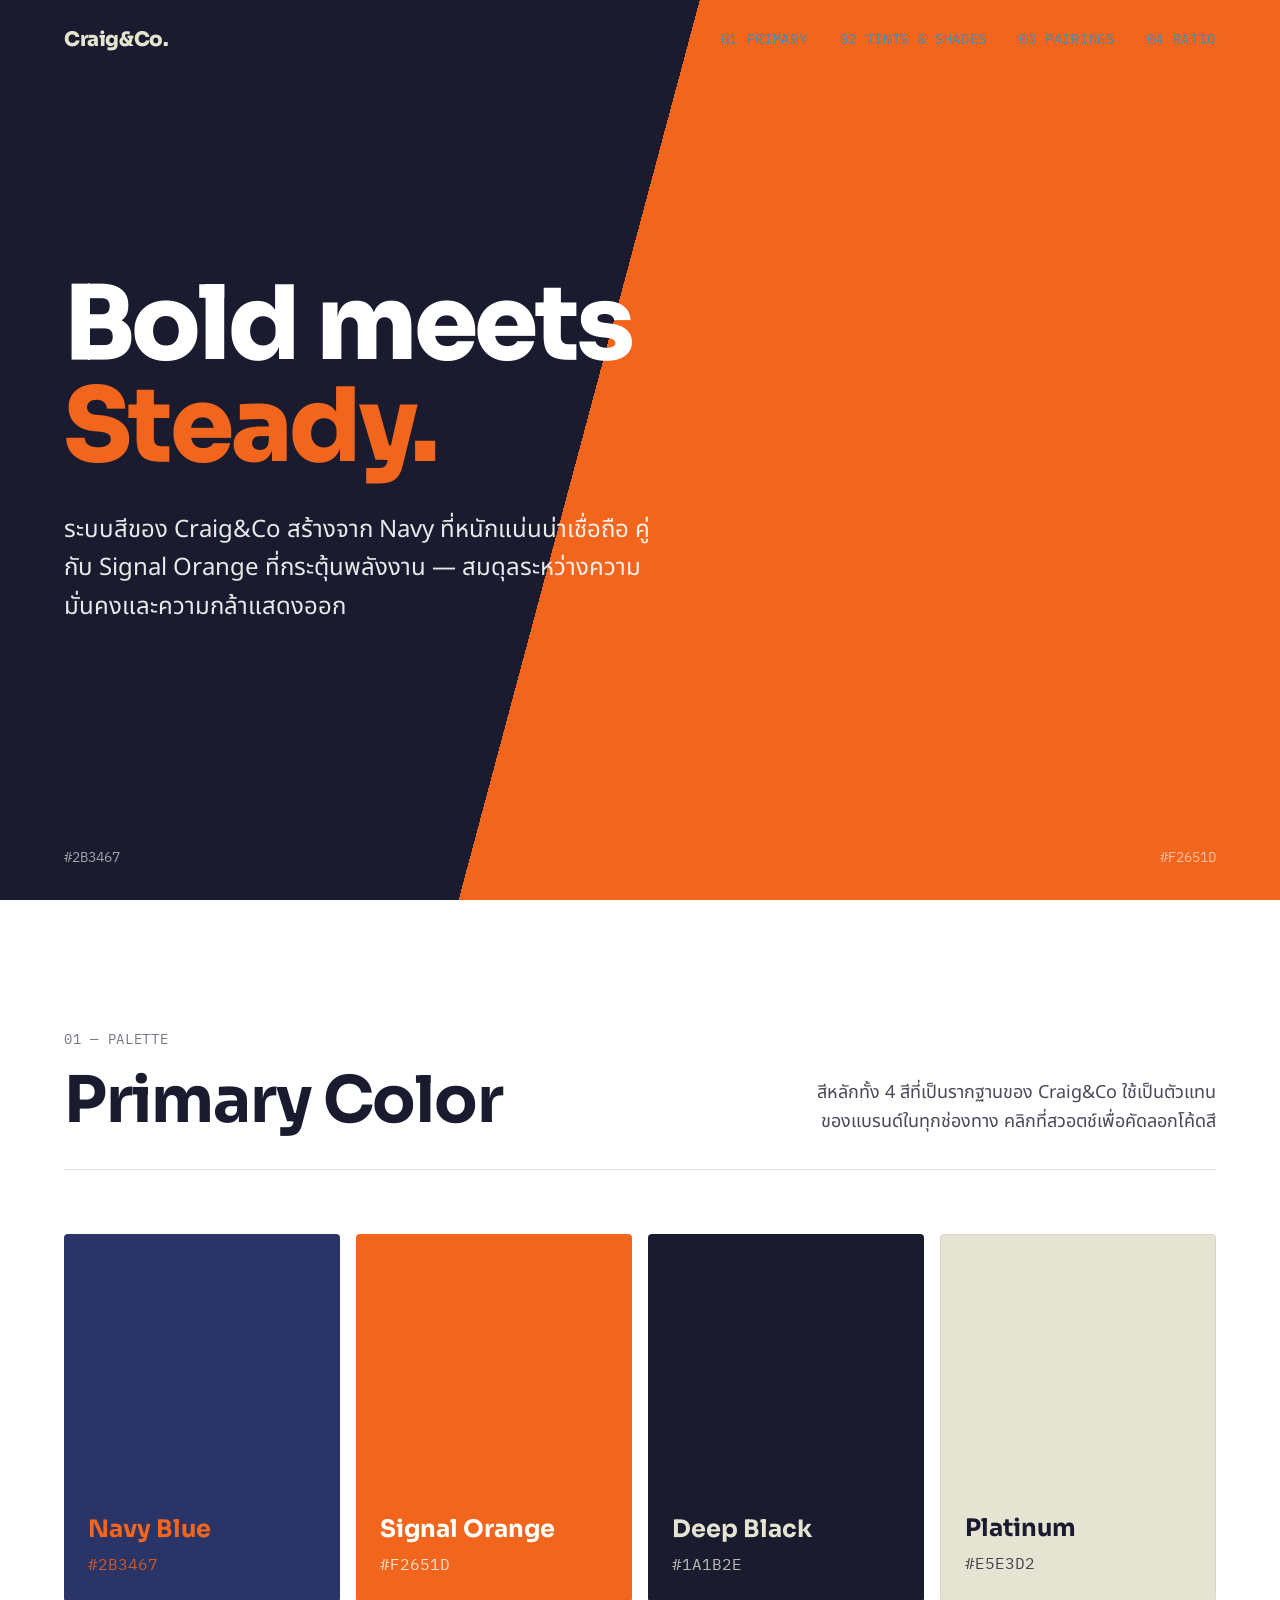
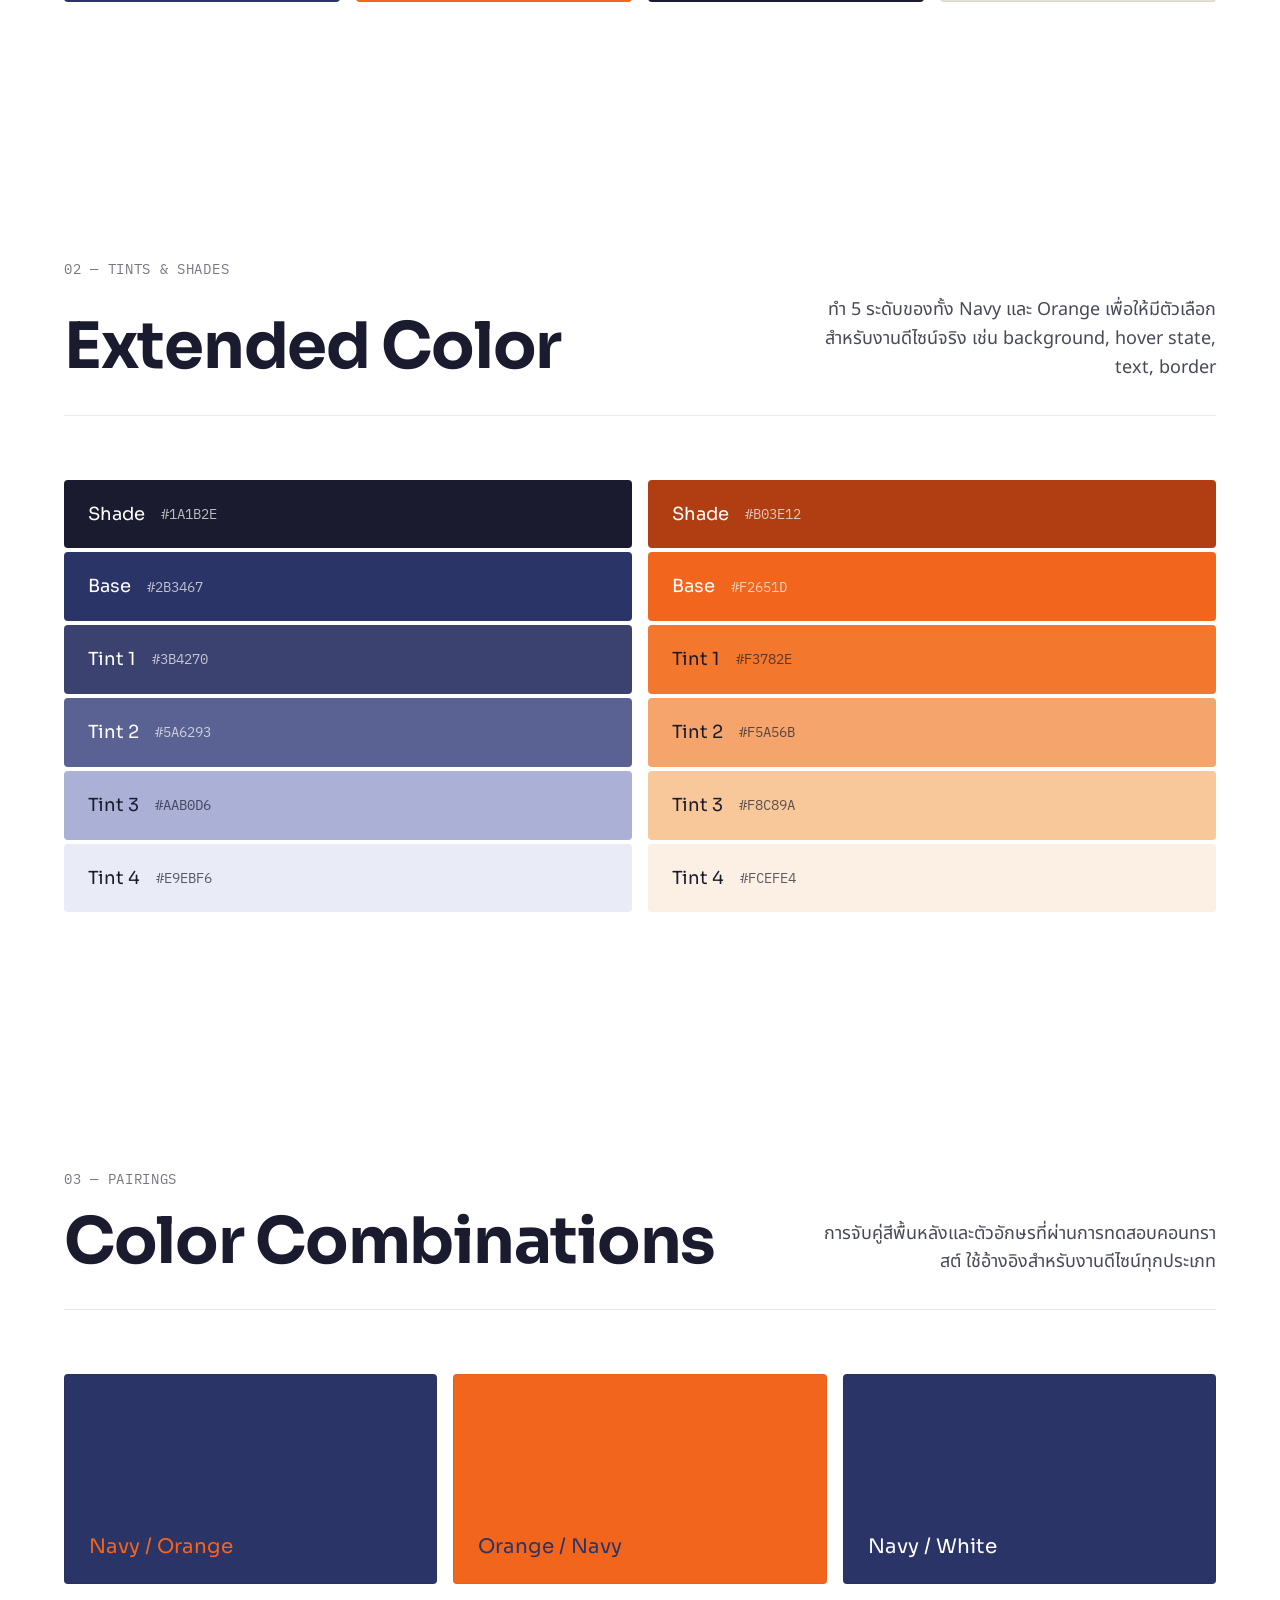
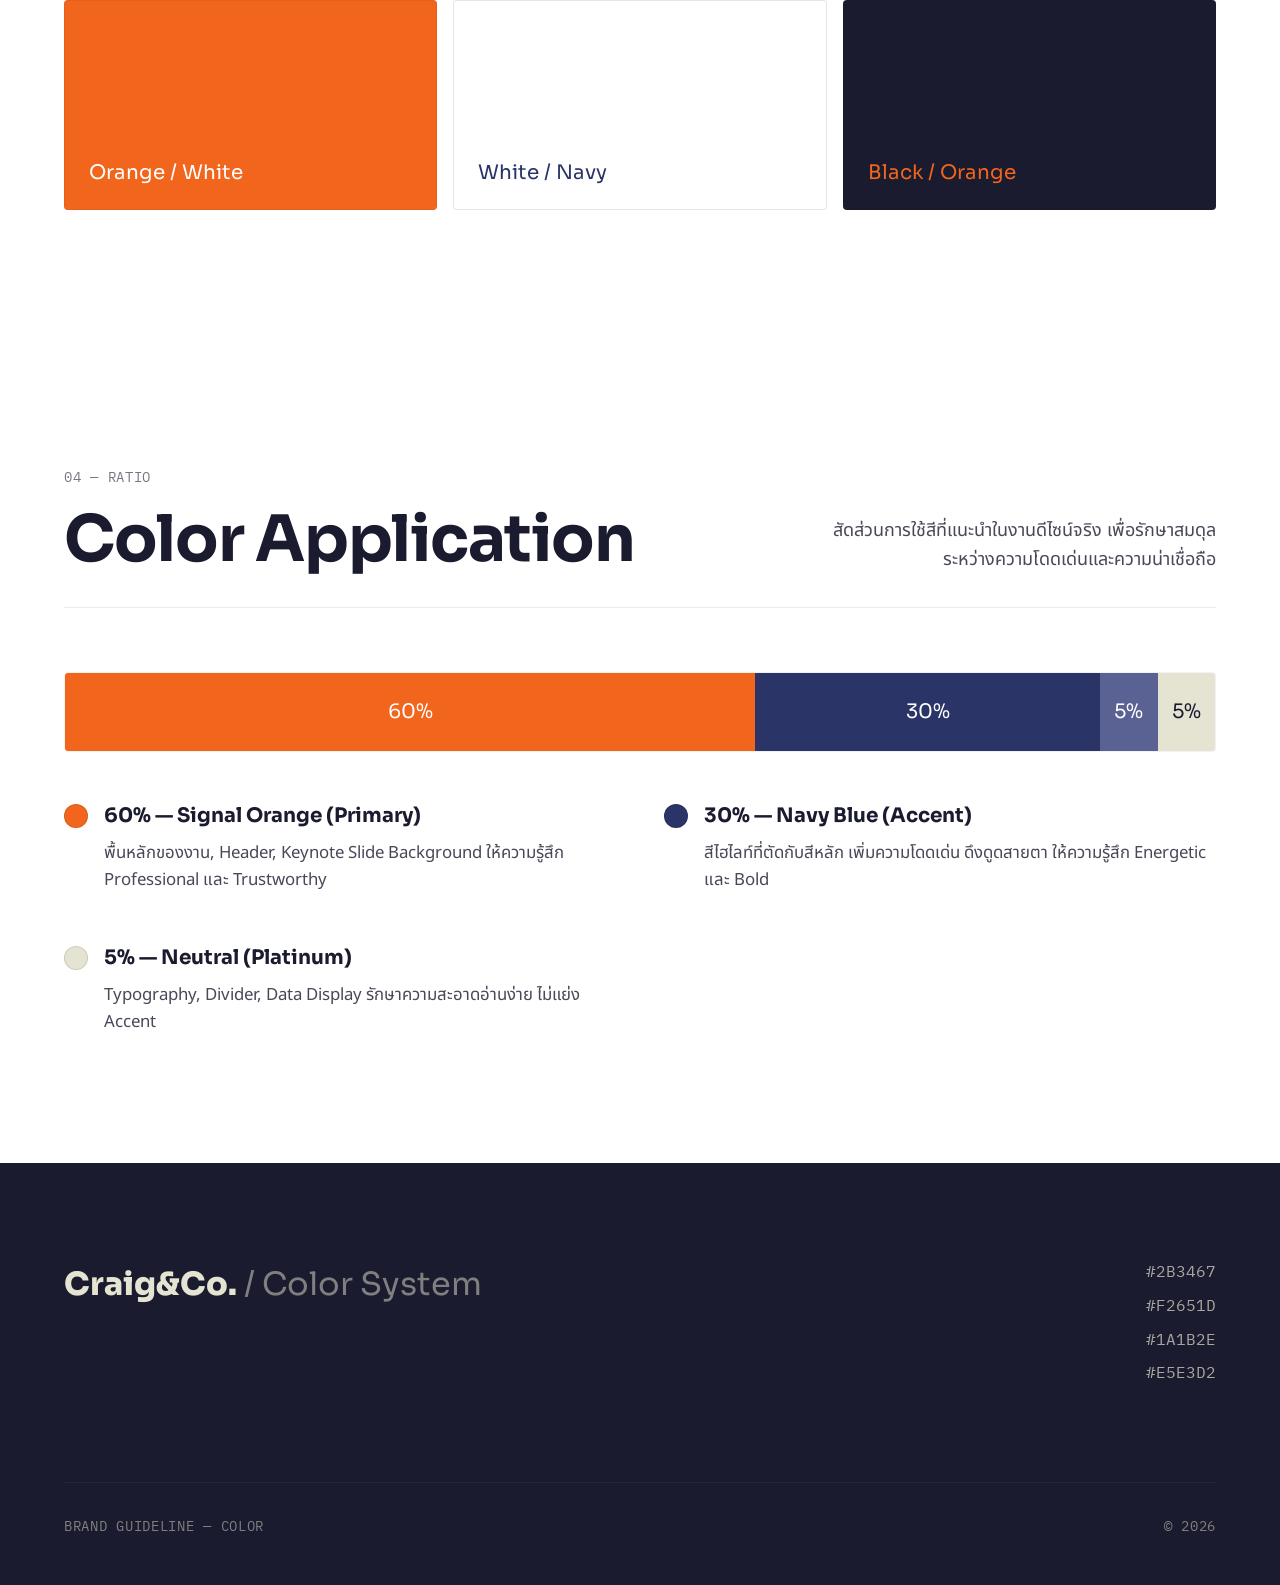
<file: color-system.html>
<!DOCTYPE html>
<html lang="th">
<head>
    <meta charset="UTF-8">
    <meta name="viewport" content="width=device-width, initial-scale=1.0">
    <title>Craig&Co — Color System Guideline</title>
    <link rel="preconnect" href="https://fonts.googleapis.com">
    <link rel="preconnect" href="https://fonts.gstatic.com" crossorigin>
    <link href="https://fonts.googleapis.com/css2?family=IBM+Plex+Mono:wght@400;500&family=Noto+Sans+Thai:wght@400;500;600&family=Sora:wght@700;800&display=swap" rel="stylesheet">
    <link rel="stylesheet" href="color-system.css">
</head>
<body>
    <nav id="navbar">
        <a href="#hero" class="nav-logo">Craig&Co.</a>
        <div class="nav-links">
            <a href="#primary">01 Primary</a>
            <a href="#extended">02 Tints & Shades</a>
            <a href="#combinations">03 Pairings</a>
            <a href="#application">04 Ratio</a>
        </div>
    </nav>

    <main>
        <!-- Hero Section -->
        <section id="hero" class="hero-section full-bleed">
            <div class="hero-content">
                <h1 class="display-title">Bold meets <span class="text-orange">Steady.</span></h1>
                <p class="hero-subtext">ระบบสีของ Craig&Co สร้างจาก Navy ที่หนักแน่นน่าเชื่อถือ คู่กับ Signal Orange ที่กระตุ้นพลังงาน — สมดุลระหว่างความมั่นคงและความกล้าแสดงออก</p>
            </div>
            <div class="hero-corners">
                <div class="corner-hex">#2B3467</div>
                <div class="corner-hex">#F2651D</div>
            </div>
        </section>

        <!-- 01 Primary Color -->
        <section id="primary" class="section-block">
            <div class="section-header">
                <span class="eyebrow">01 &mdash; Palette</span>
                <div class="header-main">
                    <h2>Primary Color</h2>
                    <p class="desc">สีหลักทั้ง 4 สีที่เป็นรากฐานของ Craig&Co ใช้เป็นตัวแทนของแบรนด์ในทุกช่องทาง คลิกที่สวอตช์เพื่อคัดลอกโค้ดสี</p>
                </div>
            </div>
            
            <div class="grid-4 primary-grid">
                <!-- Swatches -->
                <div class="color-card swatch-navy interactive-swatch" data-hex="#2B3467">
                    <div class="card-content">
                        <h3 class="color-name text-orange">Navy Blue</h3>
                        <span class="hex-code text-orange">#2B3467</span>
                        <div class="copy-hint text-orange">Click to copy</div>
                    </div>
                </div>
                <div class="color-card swatch-orange interactive-swatch" data-hex="#F2651D">
                    <div class="card-content">
                        <h3 class="color-name text-white">Signal Orange</h3>
                        <span class="hex-code text-white">#F2651D</span>
                        <div class="copy-hint text-white">Click to copy</div>
                    </div>
                </div>
                <div class="color-card swatch-black interactive-swatch" data-hex="#1A1B2E">
                    <div class="card-content">
                        <h3 class="color-name text-platinum">Deep Black</h3>
                        <span class="hex-code text-platinum">#1A1B2E</span>
                        <div class="copy-hint text-platinum">Click to copy</div>
                    </div>
                </div>
                <div class="color-card swatch-platinum interactive-swatch" data-hex="#E5E3D2">
                    <div class="card-content">
                        <h3 class="color-name text-black">Platinum</h3>
                        <span class="hex-code text-black">#E5E3D2</span>
                        <div class="copy-hint text-black">Click to copy</div>
                    </div>
                </div>
            </div>
        </section>

        <!-- 02 Extended Color -->
        <section id="extended" class="section-block bg-navy-tint-4">
            <div class="section-header">
                <span class="eyebrow">02 &mdash; Tints & Shades</span>
                <div class="header-main">
                    <h2>Extended Color</h2>
                    <p class="desc">ทำ 5 ระดับของทั้ง Navy และ Orange เพื่อให้มีตัวเลือกสำหรับงานดีไซน์จริง เช่น background, hover state, text, border</p>
                </div>
            </div>

            <div class="grid-2 extended-grid">
                <div class="shade-column">
                    <div class="shade-row interactive-swatch bg-navy-shade text-white" data-hex="#1A1B2E">
                        <span>Shade</span><span class="mono">#1A1B2E</span><div class="copy-hint-row">Copy</div>
                    </div>
                    <div class="shade-row interactive-swatch bg-navy-base text-white" data-hex="#2B3467">
                        <span>Base</span><span class="mono">#2B3467</span><div class="copy-hint-row">Copy</div>
                    </div>
                    <div class="shade-row interactive-swatch bg-navy-tint1 text-white" data-hex="#3B4270">
                        <span>Tint 1</span><span class="mono">#3B4270</span><div class="copy-hint-row">Copy</div>
                    </div>
                    <div class="shade-row interactive-swatch bg-navy-tint2 text-white" data-hex="#5A6293">
                        <span>Tint 2</span><span class="mono">#5A6293</span><div class="copy-hint-row">Copy</div>
                    </div>
                    <div class="shade-row interactive-swatch bg-navy-tint3 text-black" data-hex="#AAB0D6">
                        <span>Tint 3</span><span class="mono">#AAB0D6</span><div class="copy-hint-row">Copy</div>
                    </div>
                    <div class="shade-row interactive-swatch bg-navy-tint4 text-black" data-hex="#E9EBF6">
                        <span>Tint 4</span><span class="mono">#E9EBF6</span><div class="copy-hint-row">Copy</div>
                    </div>
                </div>

                <div class="shade-column">
                    <div class="shade-row interactive-swatch bg-orange-shade text-white" data-hex="#B03E12">
                        <span>Shade</span><span class="mono">#B03E12</span><div class="copy-hint-row">Copy</div>
                    </div>
                    <div class="shade-row interactive-swatch bg-orange-base text-white" data-hex="#F2651D">
                        <span>Base</span><span class="mono">#F2651D</span><div class="copy-hint-row">Copy</div>
                    </div>
                    <div class="shade-row interactive-swatch bg-orange-tint1 text-black" data-hex="#F3782E">
                        <span>Tint 1</span><span class="mono">#F3782E</span><div class="copy-hint-row">Copy</div>
                    </div>
                    <div class="shade-row interactive-swatch bg-orange-tint2 text-black" data-hex="#F5A56B">
                        <span>Tint 2</span><span class="mono">#F5A56B</span><div class="copy-hint-row">Copy</div>
                    </div>
                    <div class="shade-row interactive-swatch bg-orange-tint3 text-black" data-hex="#F8C89A">
                        <span>Tint 3</span><span class="mono">#F8C89A</span><div class="copy-hint-row">Copy</div>
                    </div>
                    <div class="shade-row interactive-swatch bg-orange-tint4 text-black" data-hex="#FCEFE4">
                        <span>Tint 4</span><span class="mono">#FCEFE4</span><div class="copy-hint-row">Copy</div>
                    </div>
                </div>
            </div>
        </section>

        <!-- 03 Color Combinations -->
        <section id="combinations" class="section-block">
            <div class="section-header">
                <span class="eyebrow">03 &mdash; Pairings</span>
                <div class="header-main">
                    <h2>Color Combinations</h2>
                    <p class="desc">การจับคู่สีพื้นหลังและตัวอักษรที่ผ่านการทดสอบคอนทราสต์ ใช้อ้างอิงสำหรับงานดีไซน์ทุกประเภท</p>
                </div>
            </div>

            <div class="grid-3 combinations-grid">
                <div class="combo-card combo-1">
                    <div class="combo-label">Navy / Orange</div>
                </div>
                <div class="combo-card combo-2">
                    <div class="combo-label">Orange / Navy</div>
                </div>
                <div class="combo-card combo-3">
                    <div class="combo-label">Navy / White</div>
                </div>
                <div class="combo-card combo-4">
                    <div class="combo-label">Orange / White</div>
                </div>
                <div class="combo-card combo-5">
                    <div class="combo-label">White / Navy</div>
                </div>
                <div class="combo-card combo-6">
                    <div class="combo-label">Black / Orange</div>
                </div>
            </div>
        </section>

        <!-- 04 Color Application -->
        <section id="application" class="section-block bg-navy-tint-4">
            <div class="section-header">
                <span class="eyebrow">04 &mdash; Ratio</span>
                <div class="header-main">
                    <h2>Color Application</h2>
                    <p class="desc">สัดส่วนการใช้สีที่แนะนำในงานดีไซน์จริง เพื่อรักษาสมดุลระหว่างความโดดเด่นและความน่าเชื่อถือ</p>
                </div>
            </div>

            <div class="ratio-bar-container">
                <div class="ratio-bar">
                    <div class="ratio-segment bg-orange-base" style="--w: 60%">
                        <div class="ratio-label">60%</div>
                    </div>
                    <div class="ratio-segment bg-navy-base" style="--w: 30%">
                        <div class="ratio-label">30%</div>
                    </div>
                    <div class="ratio-segment bg-navy-tint2" style="--w: 5%">
                        <div class="ratio-label">5%</div>
                    </div>
                    <div class="ratio-segment bg-platinum" style="--w: 5%">
                        <div class="ratio-label text-black">5%</div>
                    </div>
                </div>
                <div class="ratio-descriptions grid-2">
                    <div class="ratio-desc-item">
                        <div class="ratio-dot bg-orange-base"></div>
                        <div>
                            <h4>60% — Signal Orange (Primary)</h4>
                            <p>พื้นหลักของงาน, Header, Keynote Slide Background ให้ความรู้สึก Professional และ Trustworthy</p>
                        </div>
                    </div>
                    <div class="ratio-desc-item">
                        <div class="ratio-dot bg-navy-base"></div>
                        <div>
                            <h4>30% — Navy Blue (Accent)</h4>
                            <p>สีไฮไลท์ที่ตัดกับสีหลัก เพิ่มความโดดเด่น ดึงดูดสายตา ให้ความรู้สึก Energetic และ Bold</p>
                        </div>
                    </div>
                    <div class="ratio-desc-item">
                        <div class="ratio-dot bg-platinum"></div>
                        <div>
                            <h4>5% — Neutral (Platinum)</h4>
                            <p>Typography, Divider, Data Display รักษาความสะอาดอ่านง่าย ไม่แย่ง Accent</p>
                        </div>
                    </div>
                </div>
            </div>
        </section>
    </main>

    <footer>
        <div class="footer-top">
            <div class="footer-logo">Craig&Co. <span class="footer-dim">/ Color System</span></div>
            <div class="footer-hexes">
                <span>#2B3467</span>
                <span>#F2651D</span>
                <span>#1A1B2E</span>
                <span>#E5E3D2</span>
            </div>
        </div>
        <div class="footer-bottom">
            <span>BRAND GUIDELINE — COLOR</span>
            <span>&copy; <span id="currentYear"></span></span>
        </div>
    </footer>

    <div id="toast" class="toast hidden">HEX copied</div>

    <script src="color-system.js"></script>
</body>
</html>
</file>
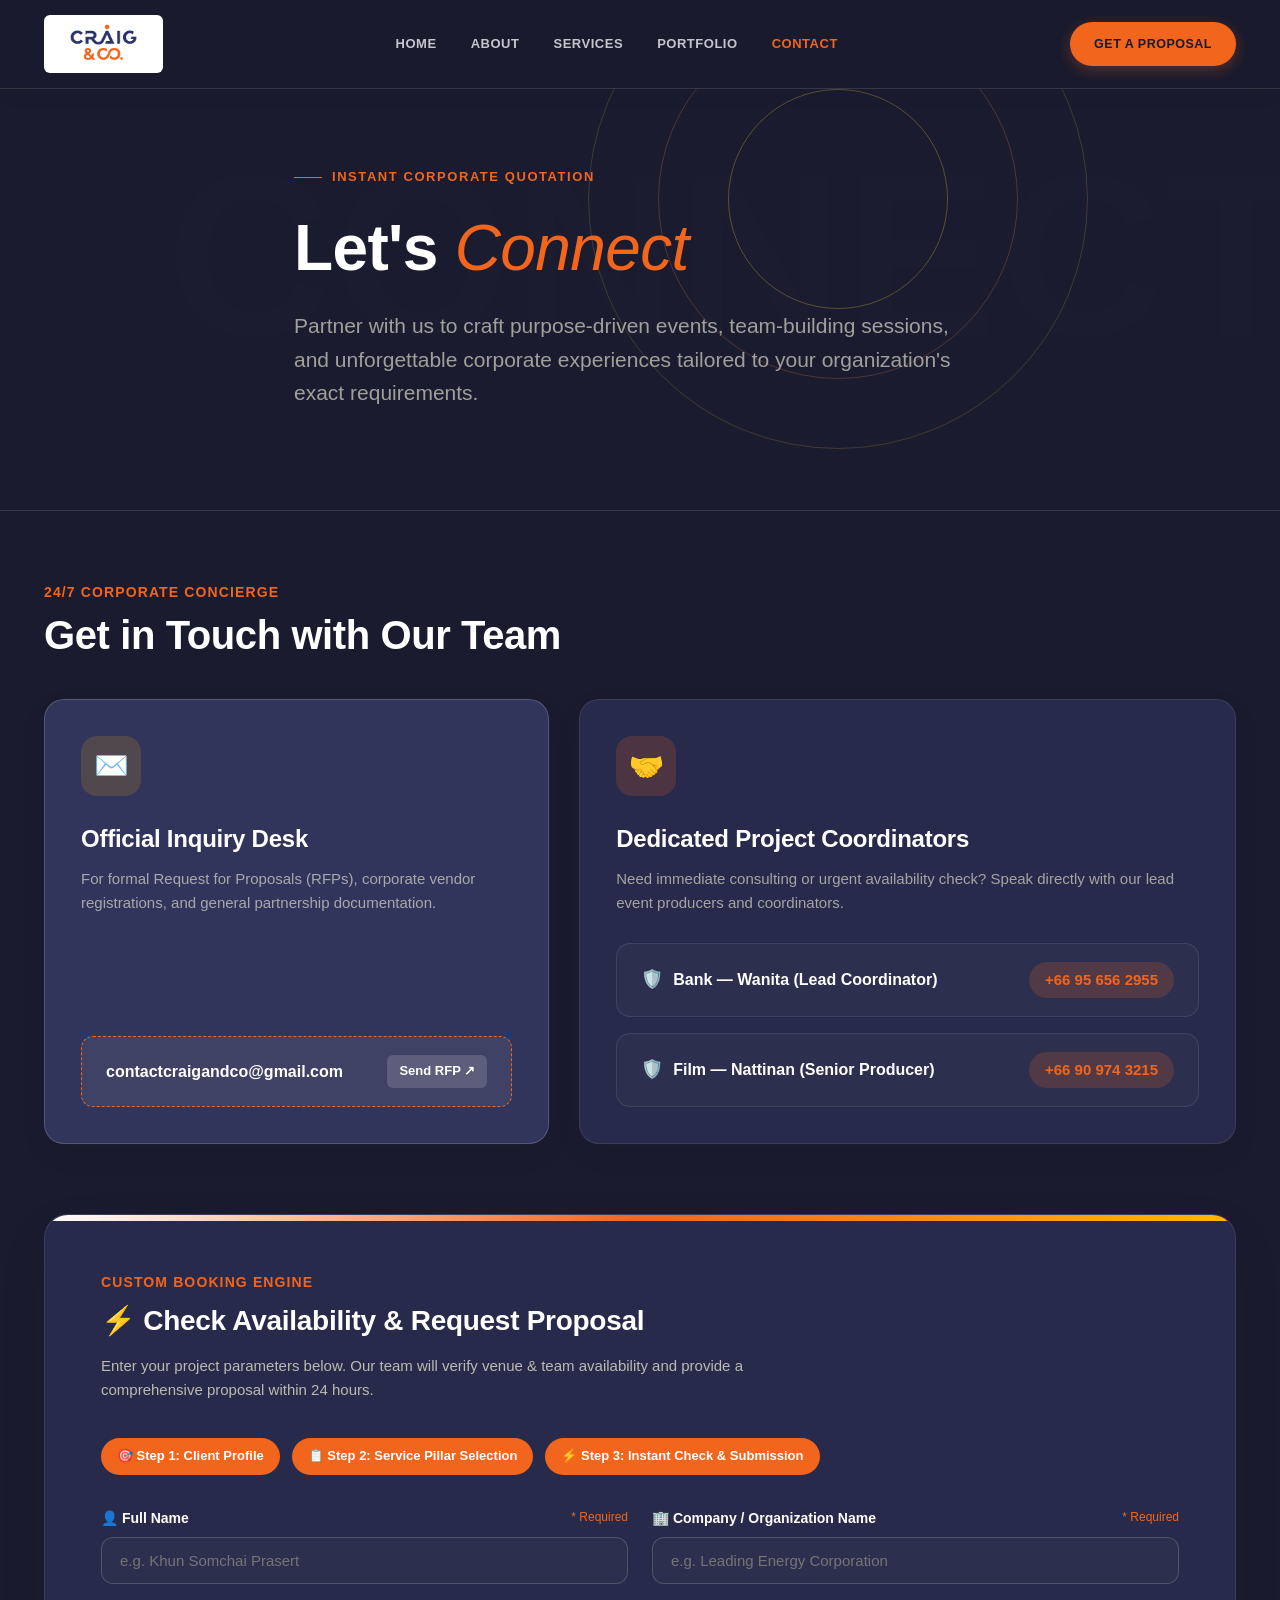
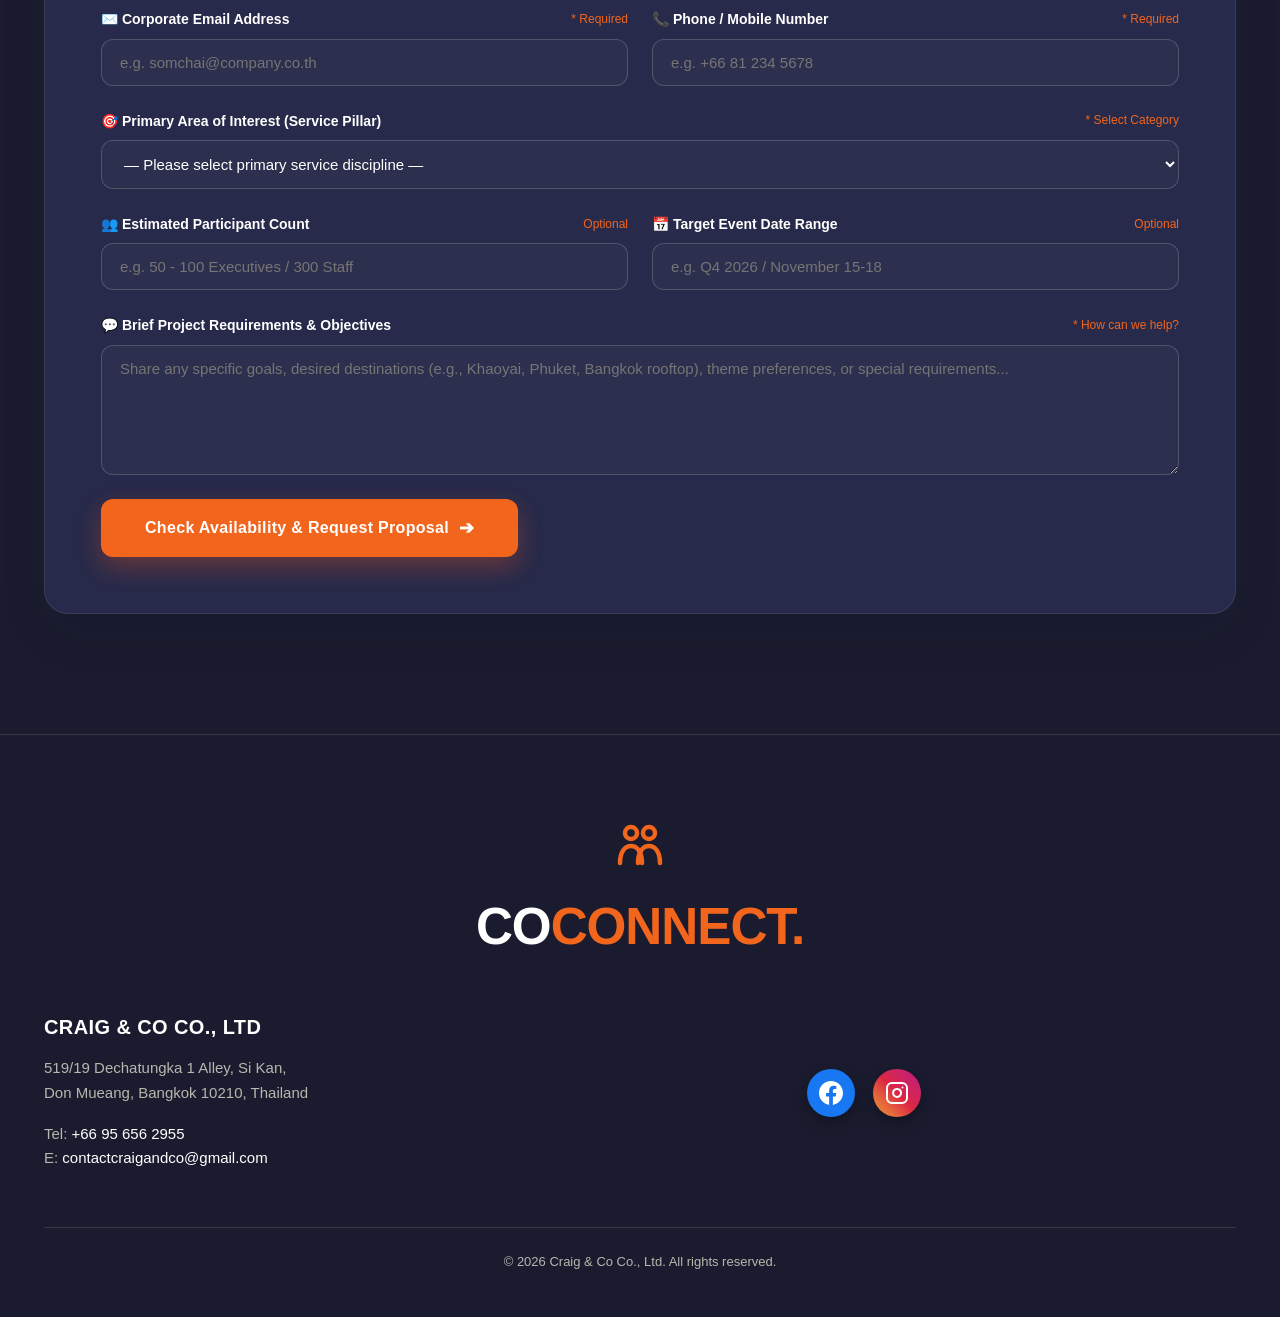
<file: contact.html>
<!DOCTYPE html>
<html lang="en">
<head>
<meta charset="UTF-8">
<meta name="viewport" content="width=device-width, initial-scale=1.0">
<title>Let's Connect — Craig & Co. | Bespoke Experience House Agency</title>
<link rel="preconnect" href="https://fonts.googleapis.com">

<style>
  :root {
    /* Design 5 Core Tokens */
    --bg-canvas: #1A1B2E;
    --bg-card: #272A4A;
    --bg-card-hover: #31355B;
    --navy-deep: #FFFFFF;
    --navy-muted: rgba(229, 227, 210, 0.78);
    --orange: #F2651D;
    --orange-hover: #D95412;
    --orange-light: rgba(242, 101, 29, 0.18);
    --electric-blue: #607FF3;

    /* Legacy Map */
    --serif: 'Space Grotesk', sans-serif;
    --navy: #FFFFFF;
    --navy-light: #E5E3D2;
    --blue-accent: #607FF3;
    --gold: #F2651D;
    --gold-light: #D95412;
    --orange-light: rgba(242, 101, 29, 0.18);
    --charcoal: rgba(229, 227, 210, 0.78);
    --grey-light: rgba(229, 227, 210, 0.5);
    --bg-main: #1A1B2E;
    --card-bg: #272A4A;
    --cream: #1A1B2E;
    --terracotta: #F2651D;
    --cream-2: #272A4A;
    --line: rgba(229, 227, 210, 0.14);
    --line-light: rgba(229, 227, 210, 0.28);
    --shadow-sm: 0 10px 30px rgba(0, 0, 0, 0.35);
    --shadow-md: 0 20px 50px rgba(0, 0, 0, 0.55);
    --shadow-lg: 0 24px 60px rgba(0, 0, 0, 0.75);
  }
  
  * { margin:0; padding:0; box-sizing:border-box; }
  html { scroll-behavior:smooth; }
  body {
    font-family: 'Space Grotesk', -apple-system, BlinkMacSystemFont, sans-serif;
    background: var(--bg-main);
    color: var(--charcoal);
    line-height: 1.6;
    overflow-x: hidden;
  }
  
  h1, h2, h3, h4, h5, .display {
    font-family: 'Archivo', sans-serif;
    font-weight: 800;
    color: var(--navy-deep);
    letter-spacing: -0.01em;
  }
  
  a { color:inherit; text-decoration:none; }
  .wrap { max-width:1740px; margin:0 auto; padding:0 44px; }

  /* Ripple motif */
  .ripple {
    position: absolute;
    border-radius: 50%;
    border: 1px solid rgba(212,175,55,0.35);
    pointer-events: none;
    transition: all 0.5s ease;
  }

  /* NAV */
  header {
            position: fixed;
            top: 0;
            left: 0;
            right: 0;
            z-index: 200;
            background: rgba(26, 27, 46, 0.92);
            backdrop-filter: blur(16px);
            -webkit-backdrop-filter: blur(16px);
            border-bottom: 1px solid var(--line);
            transition: all 0.3s ease;
  }
  nav.wrap {
    display: flex; align-items: center; justify-content: space-between;
    height: 88px;
  }
  .nav-brand {
            display: flex;
            align-items: center;
            text-decoration: none;
  }
  .nav-logo-img {
            height: 58px;
            width: auto;
            object-fit: contain;
            background: #FFFFFF;
            padding: 5px 12px;
            border-radius: 6px;
            transition: transform 0.25s ease;
  }
  .nav-brand:hover .nav-logo-img { transform: scale(1.04); }
  .navlinks {
            display: flex;
            align-items: center;
            gap: 34px;
            font-size: 13px;
            font-weight: 600;
            letter-spacing: 0.04em;
            text-transform: uppercase;
  }
  .navlinks a { position:relative; padding:6px 0; color:var(--navy); opacity:0.75; transition:all .2s; }
  .navlinks a:hover, .navlinks a.active { opacity:1; color:var(--orange); }
  .navcta {
            background: var(--orange);
            color: var(--bg-canvas);
            padding: 12px 24px;
            font-size: 12.5px;
            font-weight: 700;
            letter-spacing: 0.04em;
            text-transform: uppercase;
            border-radius: 100px;
            transition: all 0.25s;
            box-shadow: 0 4px 14px rgba(242, 101, 29, 0.3);
  }
  .navcta:hover {
            background: var(--electric-blue);
            color: #FFFFFF;
            transform: translateY(-2px);
            box-shadow: 0 6px 20px rgba(96, 127, 243, 0.4);
  }
  @media(max-width:860px){ .navlinks{display:none;} }

  /* SECTION 1: AGODA-STYLE CLEAN MODERN HEADER */
  /* SECTION 1: PAGE HEADER (HERO) */
  .page-header {
    position: relative;
    padding: 160px 0 100px;
    background: var(--bg-canvas);
    overflow: hidden;
    border-bottom: 1px solid var(--line);
  }
  .header-bg-typography {
    position: absolute;
    right: -2%;
    top: 50%;
    transform: translateY(-50%);
    font-family: 'Helvetica Neue', Helvetica, Arial, sans-serif;
    font-size: clamp(100px, 18vw, 240px);
    font-weight: 600;
    color: rgba(43,52,103,0.035);
    white-space: nowrap;
    pointer-events: none;
    user-select: none;
    z-index: 0;
  }
  .header-rings {
    position: absolute;
    right: 15%;
    top: -10%;
    width: 500px;
    height: 500px;
    pointer-events: none;
  }
  .header-rings .ripple:nth-child(1) { width: 500px; height: 500px; top: 0; left: 0; opacity: 0.6; }
  .header-rings .ripple:nth-child(2) { width: 360px; height: 360px; top: 70px; left: 70px; border-color: rgba(200,109,81,0.3); }
  .header-rings .ripple:nth-child(3) { width: 220px; height: 220px; top: 140px; left: 140px; }
  
  .header-content {
    position: relative;
    z-index: 2;
    max-width: 780px;
  }
  .eyebrow {
    display: inline-flex; align-items: center; gap: 10px;
    font-size: 13px; font-weight: 700; letter-spacing: 0.12em; text-transform: uppercase;
    color: var(--terracotta); margin-bottom: 24px;
  }
  .eyebrow::before {
    content: ''; width: 28px; height: 1.5px; background: var(--terracotta);
  }
  .page-header h1 {
    font-size: clamp(42px, 5.5vw, 64px);
    line-height: 1.15;
    margin-bottom: 24px;
    color: var(--navy-deep);
  }
  .page-header h1 em {
    font-style: italic;
    color: var(--orange);
    font-weight: 400;
  }
  .page-header .subheadline {
    font-size: clamp(17px, 2.2vw, 21px);
    color: var(--navy-muted);
    opacity: 0.85;
    line-height: 1.6;
    max-width: 680px;
    font-weight: 400;
  }

  /* SECTION 2: AGODA-STYLE SUPPORT & CONCIERGE CHANNELS */
  .channels-section {
    padding: 70px 0 30px;
  }
  .section-label {
    font-size: 14px; font-weight: 600; text-transform: uppercase; letter-spacing: 0.08em;
    color: var(--orange); margin-bottom: 8px; display: block;
  }
  .section-title { font-size: clamp(28px, 3.5vw, 40px); color: var(--navy-deep); margin-bottom: 40px; line-height: 1.2; }
  
  .channels-grid {
    display: grid; grid-template-columns: 1fr 1.3fr; gap: 30px;
  }
  @media(max-width: 900px) { .channels-grid { grid-template-columns: 1fr; } }

  .channel-card {
    background: var(--bg-card); border: 1.5px solid rgba(229, 227, 210, 0.1); border-radius: 20px; padding: 36px;
    box-shadow: 0 10px 30px rgba(14,34,68,0.05); display: flex; flex-direction: column; justify-content: space-between;
    transition: all 0.35s ease; position: relative; overflow: hidden;
  }
  .channel-card:hover { transform: translateY(-5px); box-shadow: var(--shadow-lg); border-color: var(--orange); }
  .channel-card.navy-card { background: var(--bg-card-hover); color: var(--navy-deep); border-color: rgba(229, 227, 210, 0.2); }
  .channel-card.navy-card .card-title { color: var(--navy-deep); }
  .channel-card.navy-card .card-sub { color: var(--navy-muted); }

  .card-icon {
    width: 60px; height: 60px; border-radius: 16px;
    background: var(--orange-light); color: var(--orange);
    display: flex; align-items: center; justify-content: center; font-size: 28px; margin-bottom: 24px;
  }
  .navy-card .card-icon { background: rgba(255,183,3,0.15); color: #ffb703; }
  
  .card-title { font-size: 24px; font-weight: 600; color: var(--navy-deep); margin-bottom: 8px; display: flex; align-items: center; gap: 8px; }
  .card-sub { font-size: 15px; color: var(--navy-muted); opacity: 0.85; margin-bottom: 28px; line-height: 1.6; }
  
  /* Email Display Box */
  .email-display {
    display: flex; align-items: center; justify-content: space-between; gap: 12px;
    background: rgba(229, 227, 210, 0.05); padding: 18px 24px; border-radius: 12px;
    border: 1.5px dashed rgba(229, 227, 210, 0.2); font-size: 16px; font-weight: 600; color: var(--navy-deep);
    transition: all 0.25s;
  }
  .navy-card .email-display { background: rgba(229, 227, 210, 0.08); border-color: var(--orange); color: var(--navy-deep); }
  .email-display:hover { background: rgba(229, 227, 210, 0.1); border-color: var(--orange); transform: scale(1.02); }
  .navy-card .email-display:hover { background: rgba(229, 227, 210, 0.15); color: var(--orange); }

  /* Coordinators List */
  .coordinators-list { display: flex; flex-direction: column; gap: 16px; }
  .coord-item {
    display: flex; align-items: center; justify-content: space-between;
    padding: 18px 24px; background: rgba(229, 227, 210, 0.03); border-radius: 14px;
    border: 1.5px solid rgba(229, 227, 210, 0.1); transition: all 0.25s;
  }
  .coord-item:hover { background: rgba(229, 227, 210, 0.08); border-color: var(--orange); box-shadow: var(--shadow-sm); transform: translateX(6px); }
  .coord-name { font-weight: 600; font-size: 16px; color: var(--navy-deep); display: flex; align-items: center; gap: 10px; }
  .coord-name::before { content:'🛡️'; font-size: 18px; }
  .coord-phone {
    font-size: 15px; font-weight: 600; color: var(--orange);
    padding: 6px 16px; background: var(--orange-light); border-radius: 30px;
    transition: all 0.2s;
  }
  .coord-item:hover .coord-phone { background: var(--orange); color: #fff; }

  /* SECTION 3: AGODA-STYLE CORPORATE RESERVATION ENGINE FORM */
  .form-section { padding: 40px 0 120px; }
  .form-container {
    background: var(--bg-card); border: 1px solid rgba(229, 227, 210, 0.1); border-radius: 24px; padding: 56px;
    box-shadow: 0 20px 50px rgba(14,34,68,0.08); position: relative; overflow: hidden;
  }
  .form-container::before {
    content:''; position:absolute; top:0; left:0; right:0; height:6px;
    background: linear-gradient(90deg, var(--navy) 0%, var(--orange) 50%, #ffb703 100%);
  }
  @media(max-width: 768px) { .form-container { padding: 32px 20px; } }

  .form-header { margin-bottom: 36px; max-width: 680px; }
  .form-header h3 { font-size: 28px; color: var(--navy-deep); margin-bottom: 10px; display: flex; align-items: center; gap: 10px; }
  .form-header p { font-size: 15px; color: var(--navy-muted); }

  /* Agoda Step Indicator */
  .step-bar {
    display: flex; gap: 12px; margin-bottom: 32px; flex-wrap: wrap;
  }
  .step-pill {
    background: rgba(229, 227, 210, 0.08); color: var(--navy-deep); font-size: 13px; font-weight: 600;
    padding: 8px 16px; border-radius: 30px; display: inline-flex; align-items: center; gap: 6px;
  }
  .step-pill.active { background: var(--orange); color: #fff; }

  form { display: flex; flex-direction: column; gap: 24px; }
  .form-grid { display: grid; grid-template-columns: 1fr 1fr; gap: 24px; }
  @media(max-width: 700px) { .form-grid { grid-template-columns: 1fr; } }

  .form-field { display: flex; flex-direction: column; gap: 8px; }
  .form-field label {
    font-size: 14px; font-weight: 600; color: var(--navy-deep);
    display: flex; align-items: center; justify-content: space-between;
  }
  .form-field label span { font-size: 12px; font-weight: 500; color: var(--orange); }
  
  .form-field input, .form-field select, .form-field textarea {
    width: 100%; padding: 14px 18px;
    border: 1.5px solid rgba(229, 227, 210, 0.2); border-radius: 12px;
    background: rgba(229, 227, 210, 0.03);
    font-family: 'Space Grotesk', -apple-system, BlinkMacSystemFont, sans-serif; font-size: 15px; color: var(--navy-deep);
    transition: all 0.25s;
  }
  .form-field input:focus, .form-field select:focus, .form-field textarea:focus {
    outline: none; border-color: var(--orange); background: rgba(229, 227, 210, 0.08);
    box-shadow: 0 0 0 4px rgba(13,110,253,0.1);
  }
  .form-field textarea { resize: vertical; min-height: 130px; }

  /* Agoda Booking Submit Button */
  .submit-btn {
    align-self: flex-start;
    background: var(--orange); color: #fff;
    padding: 18px 44px; border-radius: 12px;
    font-size: 16px; font-weight: 600; letter-spacing: 0.02em;
    border: none; cursor: pointer; box-shadow: 0 10px 25px rgba(255,87,34,0.3);
    transition: all 0.3s ease; display: inline-flex; align-items: center; gap: 10px;
  }
  .submit-btn:hover {
    background: #e64a19; transform: translateY(-3px); box-shadow: 0 15px 30px rgba(255,87,34,0.4);
  }
  .submit-btn::after { content: '➔'; font-size: 18px; transition: transform 0.25s; }
  .submit-btn:hover::after { transform: translateX(6px); }

  /* SUCCESS MODAL ON SUBMIT */
  .success-modal {
    position: fixed; inset: 0; z-index: 2000;
    background: rgba(14,34,68,0.85); backdrop-filter: blur(12px);
    display: flex; align-items: center; justify-content: center;
    padding: 24px; opacity: 0; pointer-events: none; transition: opacity 0.3s ease;
  }
  .success-modal.open { opacity: 1; pointer-events: auto; }
  .modal-box {
    background: var(--bg-card); width: 100%; max-width: 520px;
    border-radius: 20px; padding: 48px 40px; text-align: center;
    box-shadow: var(--shadow-lg); border: 2px solid var(--orange);
    transform: scale(0.9); transition: transform 0.3s cubic-bezier(0.16, 1, 0.3, 1);
  }
  .success-modal.open .modal-box { transform: scale(1); }
  .modal-icon { width: 76px; height: 76px; border-radius: 50%; background: var(--orange-light); color: var(--orange); font-size: 40px; display: flex; align-items: center; justify-content: center; margin: 0 auto 20px; }
  .modal-box h4 { font-size: 26px; color: var(--navy-deep); margin-bottom: 12px; font-weight: 700; }
  .modal-box p { font-size: 15px; color: var(--navy-muted); opacity: 0.85; margin-bottom: 30px; line-height: 1.6; }

  /* ─── SECTION 5: CO CONNECT. (FOOTER CONTACT) ──────────────── */
        .sec-connect {
            padding: 80px 0 44px;
            border-top: 1px solid var(--line);
            background-color: var(--bg-canvas);
        }

        .connect-wrap {
            max-width: 1740px;
            margin: 0 auto;
            padding: 0 44px;
        }

        .connect-split {
            display: grid;
            grid-template-columns: 1.25fr 0.75fr;
            align-items: center;
            margin-top: 40px;
            gap: 48px;
        }

        .connect-info {
            max-width: 600px;
        }

        .connect-company-name {
            font-size: 20px;
            font-weight: 900;
            text-transform: uppercase;
            letter-spacing: 0.02em;
            color: var(--navy);
            margin-bottom: 16px;
            line-height: 1.25;
            font-family: 'Archivo', sans-serif;
        }

        .connect-address {
            font-size: 15px;
            color: var(--navy-muted);
            line-height: 1.65;
            margin-bottom: 16px;
            font-weight: 500;
        }

        .connect-direct {
            font-size: 15px;
            color: var(--navy-muted);
            line-height: 1.65;
            font-weight: 500;
        }

        .connect-direct p {
            margin: 0;
        }

        .connect-direct a {
            color: var(--navy);
            text-decoration: none;
            transition: color 0.2s ease;
        }

        .connect-direct a:hover {
            color: var(--orange);
        }

        .connect-social-wrapper {
            display: flex;
            align-items: center;
            justify-content: flex-start;
        }

        .connect-social-group {
            display: flex;
            align-items: center;
            gap: 18px;
        }

        .social-btn {
            display: inline-flex;
            align-items: center;
            justify-content: center;
            width: 48px;
            height: 48px;
            transition: transform 0.25s cubic-bezier(0.16, 1, 0.3, 1), box-shadow 0.25s ease;
            box-shadow: 0 6px 16px rgba(0, 0, 0, 0.3);
            text-decoration: none;
        }

        .social-btn:hover {
            transform: translateY(-3px) scale(1.08);
            box-shadow: 0 10px 24px rgba(0, 0, 0, 0.5);
        }

        .social-btn.btn-fb {
            background: #1877F2;
            border-radius: 50%;
        }

        .social-btn.btn-fb svg {
            width: 24px;
            height: 24px;
        }

        .social-btn.btn-ig {
            background: linear-gradient(45deg, #f09433 0%, #e6683c 25%, #dc2743 50%, #cc2366 75%, #bc1888 100%);
            border-radius: 50%;
        }

        .social-btn.btn-ig svg {
            width: 24px;
            height: 24px;
        }

        .copyright-bar {
            margin-top: 56px;
            padding-top: 24px;
            border-top: 1px solid var(--line);
            font-size: 13px;
            color: var(--navy-muted);
            text-align: center;
        }

        @media (max-width: 860px) {
            .connect-split {
                grid-template-columns: 1fr;
                gap: 32px;
            }
        }
        
        .section-header-centered {
            text-align: center;
            display: flex;
            flex-direction: column;
            align-items: center;
            margin-bottom: 60px;
        }

        .co-icon-wrapper {
            width: 64px;
            height: 64px;
            margin-bottom: 20px;
        }

        .co-svg-icon {
            width: 100%;
            height: 100%;
            display: block;
        }

        .section-main-title {
            font-size: clamp(36px, 4vw, 56px);
            font-family: 'Archivo', sans-serif;
            font-weight: 900;
            letter-spacing: -0.02em;
            line-height: 1.1;
            text-transform: uppercase;
        }

        .co-part {
            color: #FFFFFF;
        }

        .keyword-part {
            color: var(--orange);
        }
</style>
</head>
<body>

<!-- HEADER & NAVIGATION -->
<header id="navbar">
    <nav class="wrap">
        <a href="index.html" class="nav-brand" aria-label="Craig &amp; Co. Home">
            <img src="Website Design.png" alt="Craig &amp; Co." class="nav-logo-img">
        </a>
        <div class="navlinks">
            <a href="index.html">Home</a>
            <a href="about.html">About</a>
            <a href="services.html">Services</a>
            <a href="portfolio.html">Portfolio</a>
            <a href="contact.html" class="active">Contact</a>
        </div>
        <a class="navcta" href="contact.html">Get a Proposal</a>
    </nav>
</header>

<!-- SECTION 1: PAGE HEADER -->
<section class="page-header">
  <div class="header-bg-typography">CONNECT</div>
  <div class="header-rings">
    <div class="ripple"></div><div class="ripple"></div><div class="ripple"></div>
  </div>
  <div class="wrap header-content">
    <div class="eyebrow">Instant Corporate Quotation</div>
    <h1>Let's <em>Connect</em></h1>
    <p class="subheadline">Partner with us to craft purpose-driven events, team-building sessions, and unforgettable corporate experiences tailored to your organization's exact requirements.</p>
  </div>
</section>

<!-- SECTION 2: AGODA SUPPORT & CONCIERGE CHANNELS -->
<section class="channels-section">
  <div class="wrap">
    <span class="section-label">24/7 Corporate Concierge</span>
    <h2 class="section-title">Get in Touch with Our Team</h2>
    
    <div class="channels-grid">
      <!-- Card 1: Official Email -->
      <div class="channel-card navy-card">
        <div>
          <div class="card-icon">✉️</div>
          <h3 class="card-title">Official Inquiry Desk</h3>
          <p class="card-sub">For formal Request for Proposals (RFPs), corporate vendor registrations, and general partnership documentation.</p>
        </div>
        
        <a href="mailto:contactcraigandco@gmail.com" class="email-display" title="Click to email us">
          <span>contactcraigandco@gmail.com</span>
          <span style="font-size:13px; font-weight:600; background:rgba(255,255,255,0.15); padding:6px 12px; border-radius:6px;">Send RFP ↗</span>
        </a>
      </div>

      <!-- Card 2: Dedicated Coordinators -->
      <div class="channel-card">
        <div>
          <div class="card-icon">🤝</div>
          <h3 class="card-title">Dedicated Project Coordinators</h3>
          <p class="card-sub">Need immediate consulting or urgent availability check? Speak directly with our lead event producers and coordinators.</p>
        </div>
        
        <div class="coordinators-list">
          <a href="tel:+66956562955" class="coord-item" title="Call Bank - Wanita">
            <span class="coord-name">Bank — Wanita (Lead Coordinator)</span>
            <span class="coord-phone">+66 95 656 2955</span>
          </a>
          <a href="tel:+66909743215" class="coord-item" title="Call Film - Nattinan">
            <span class="coord-name">Film — Nattinan (Senior Producer)</span>
            <span class="coord-phone">+66 90 974 3215</span>
          </a>
        </div>
      </div>
    </div>

  </div>
</section>

<!-- SECTION 3: AGODA-STYLE CORPORATE RESERVATION ENGINE FORM -->
<section class="form-section">
  <div class="wrap">
    <div class="form-container">
      
      <div class="form-header">
        <span class="section-label" style="margin-bottom:6px;">Custom Booking Engine</span>
        <h3>⚡ Check Availability &amp; Request Proposal</h3>
        <p>Enter your project parameters below. Our team will verify venue &amp; team availability and provide a comprehensive proposal within 24 hours.</p>
      </div>

      <div class="step-bar">
        <span class="step-pill active">🎯 Step 1: Client Profile</span>
        <span class="step-pill active">📋 Step 2: Service Pillar Selection</span>
        <span class="step-pill active">⚡ Step 3: Instant Check &amp; Submission</span>
      </div>

      <form id="inquiryForm" onsubmit="return false;">
        
        <!-- Row 1: Names -->
        <div class="form-grid">
          <div class="form-field">
            <label>👤 Full Name <span>* Required</span></label>
            <input type="text" placeholder="e.g. Khun Somchai Prasert" required>
          </div>
          <div class="form-field">
            <label>🏢 Company / Organization Name <span>* Required</span></label>
            <input type="text" placeholder="e.g. Leading Energy Corporation" required>
          </div>
        </div>

        <!-- Row 2: Contacts -->
        <div class="form-grid">
          <div class="form-field">
            <label>✉️ Corporate Email Address <span>* Required</span></label>
            <input type="email" placeholder="e.g. somchai@company.co.th" required>
          </div>
          <div class="form-field">
            <label>📞 Phone / Mobile Number <span>* Required</span></label>
            <input type="tel" placeholder="e.g. +66 81 234 5678" required>
          </div>
        </div>

        <!-- Row 3: Area of Interest -->
        <div class="form-field">
          <label>🎯 Primary Area of Interest (Service Pillar) <span>* Select Category</span></label>
          <select required>
            <option value="" disabled selected>— Please select primary service discipline —</option>
            <option value="Training & Consulting">🌟 Training &amp; Consulting (Leadership, Mindset, Team Building, Communication)</option>
            <option value="Operation & Management">⚙️ Operation &amp; Management (Project Mgmt, Vendor Coordination, Event Ops)</option>
            <option value="Travel & Leisure">✈️ Travel &amp; Leisure (Corporate Retreats, Incentive Group Travel, Golf Outings)</option>
            <option value="Entertainment Events & Sports">🎉 Entertainment Events &amp; Sports (Gala Nights, 5K Fun Runs, Concerts, Brand Activations)</option>
            <option value="Multiple / End-to-End Bespoke Solution">🚀 Multiple Pillars / End-to-End Bespoke Solution</option>
          </select>
        </div>

        <!-- Row 4: Participant Count & Date Range -->
        <div class="form-grid">
          <div class="form-field">
            <label>👥 Estimated Participant Count <span>Optional</span></label>
            <input type="text" placeholder="e.g. 50 - 100 Executives / 300 Staff">
          </div>
          <div class="form-field">
            <label>📅 Target Event Date Range <span>Optional</span></label>
            <input type="text" placeholder="e.g. Q4 2026 / November 15-18">
          </div>
        </div>

        <!-- Row 5: Message -->
        <div class="form-field">
          <label>💬 Brief Project Requirements &amp; Objectives <span>* How can we help?</span></label>
          <textarea placeholder="Share any specific goals, desired destinations (e.g., Khaoyai, Phuket, Bangkok rooftop), theme preferences, or special requirements..." required></textarea>
        </div>

        <!-- Submit Button -->
        <button type="submit" class="submit-btn" id="submitBtn">Check Availability &amp; Request Proposal</button>

      </form>

    </div>
  </div>
</section>

<!-- ═════════════════════════════════════════════════════════════
         SECTION 5: CO CONNECT.
         ═════════════════════════════════════════════════════════════ -->
    <footer class="sec-connect" id="connect">
        <div class="wrap connect-wrap">

            <!-- Section Header with Dual Person Icon -->
            <div class="section-header-centered">
                <div class="co-icon-wrapper">
                    <svg class="co-svg-icon" viewBox="0 0 64 64" fill="none" xmlns="http://www.w3.org/2000/svg">
                        <circle cx="23" cy="18" r="6" stroke="#F2651D" stroke-width="4.5" stroke-linecap="round" />
                        <circle cx="41" cy="18" r="6" stroke="#F2651D" stroke-width="4.5" stroke-linecap="round" />
                        <path d="M12 48C12 36.5 17 31 23 31C29 31 34 36.5 34 48" stroke="#F2651D" stroke-width="4.5"
                            stroke-linecap="round" />
                        <path d="M30 48C30 36.5 35 31 41 31C47 31 52 36.5 52 48" stroke="#F2651D" stroke-width="4.5"
                            stroke-linecap="round" />
                    </svg>
                </div>
                <h2 class="section-main-title">
                    <span class="co-part">CO</span><span class="keyword-part">CONNECT.</span>
                </h2>
            </div>

            <!-- Connect Split: Contact Information & Social Icons -->
            <div class="connect-split">

                <!-- Left Details -->
                <div class="connect-info">
                    <h3 class="connect-company-name">CRAIG &amp; CO CO., LTD</h3>

                    <p class="connect-address">
                        519/19 Dechatungka 1 Alley, Si Kan,<br>
                        Don Mueang, Bangkok 10210, Thailand
                    </p>

                    <div class="connect-direct">
                        <p>Tel: <a href="tel:+66956562955">+66 95 656 2955</a></p>
                        <p>E: <a href="mailto:contactcraigandco@gmail.com">contactcraigandco@gmail.com</a></p>
                    </div>
                </div>

                <!-- Right Details: Official Social Buttons -->
                <div class="connect-social-wrapper">
                    <div class="connect-social-group">

                        <!-- Facebook Official Button -->
                        <a href="https://facebook.com" target="_blank" rel="noopener" class="social-btn btn-fb"
                            aria-label="Craig &amp; Co. Facebook">
                            <svg viewBox="0 0 24 24" fill="#FFFFFF">
                                <path
                                    d="M24 12.073c0-6.627-5.373-12-12-12s-12 5.373-12 12c0 5.99 4.388 10.954 10.125 11.854v-8.385H7.078v-3.47h3.047V9.43c0-3.007 1.792-4.669 4.533-4.669 1.312 0 2.686.235 2.686.235v2.953H15.83c-1.491 0-1.956.925-1.956 1.874v2.25h3.328l-.532 3.47h-2.796v8.385C19.612 23.027 24 18.062 24 12.073z" />
                            </svg>
                        </a>

                        <!-- Instagram Official Button -->
                        <a href="https://instagram.com" target="_blank" rel="noopener" class="social-btn btn-ig"
                            aria-label="Craig &amp; Co. Instagram">
                            <svg viewBox="0 0 24 24" fill="none" stroke="#FFFFFF" stroke-width="2"
                                stroke-linecap="round" stroke-linejoin="round">
                                <rect x="2" y="2" width="20" height="20" rx="5" ry="5"></rect>
                                <path d="M16 11.37A4 4 0 1 1 12.63 8 4 4 0 0 1 16 11.37z"></path>
                                <line x1="17.5" y1="6.5" x2="17.51" y2="6.5"></line>
                            </svg>
                        </a>

                    </div>
                </div>

            </div>

            <!-- Bottom Copyright Line -->
            <div class="copyright-bar">
                <div>&copy; 2026 Craig &amp; Co Co., Ltd. All rights reserved.</div>
            </div>

        </div>
    </footer>

<!-- SUCCESS MODAL FOR DEMONSTRATION -->
<div class="success-modal" id="successModal">
  <div class="modal-box">
    <div class="modal-icon">✨</div>
    <h4>Reservation Request Received!</h4>
    <p>Thank you for connecting with <strong>Craig &amp; Co.</strong><br>Your project parameters have been verified and forwarded directly to our coordinators, <strong>Bank &amp; Film</strong>. We will review your brief and contact you within 24 hours.</p>
    <button class="submit-btn" style="margin: 0 auto; padding: 14px 32px; background: var(--navy); box-shadow:none;" id="closeModalBtn">Return to Website</button>
  </div>
</div>

<script>
  document.addEventListener('DOMContentLoaded', () => {
    // Form submission animation & success modal
    const form = document.getElementById('inquiryForm');
    const modal = document.getElementById('successModal');
    const closeBtn = document.getElementById('closeModalBtn');

    form.addEventListener('submit', (e) => {
      e.preventDefault();
      modal.classList.add('open');
      document.body.style.overflow = 'hidden';
      form.reset();
    });

    closeBtn.addEventListener('click', () => {
      modal.classList.remove('open');
      document.body.style.overflow = '';
    });

    modal.addEventListener('click', (e) => {
      if (e.target === modal) {
        modal.classList.remove('open');
        document.body.style.overflow = '';
      }
    });

    // Sticky Navbar shadow on scroll
    const header = document.getElementById('navbar');
    window.addEventListener('scroll', () => {
      if (window.scrollY > 20) {
        header.style.boxShadow = '0 10px 30px rgba(14,34,68,0.1)';
      } else {
        header.style.boxShadow = '0 4px 20px rgba(14,34,68,0.05)';
      }
    });
  });
</script>

</body>
</html>
</file>
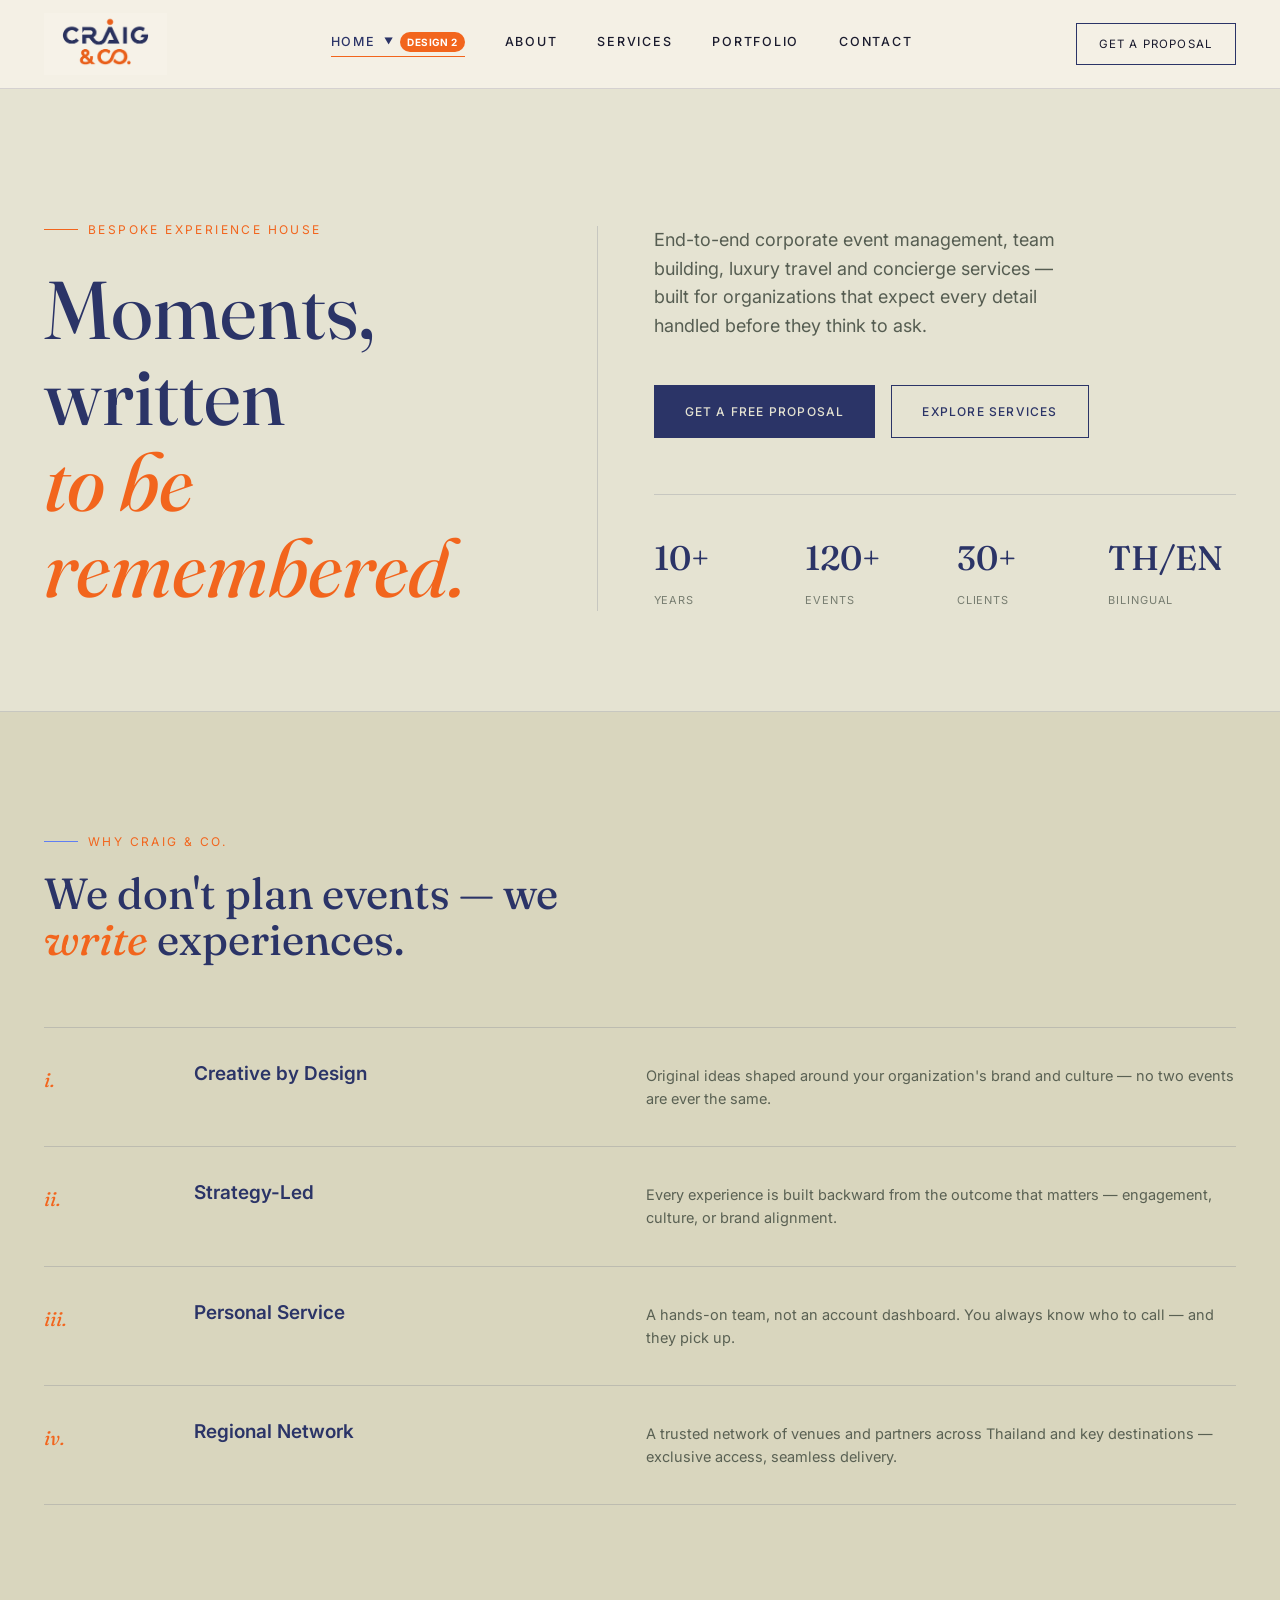
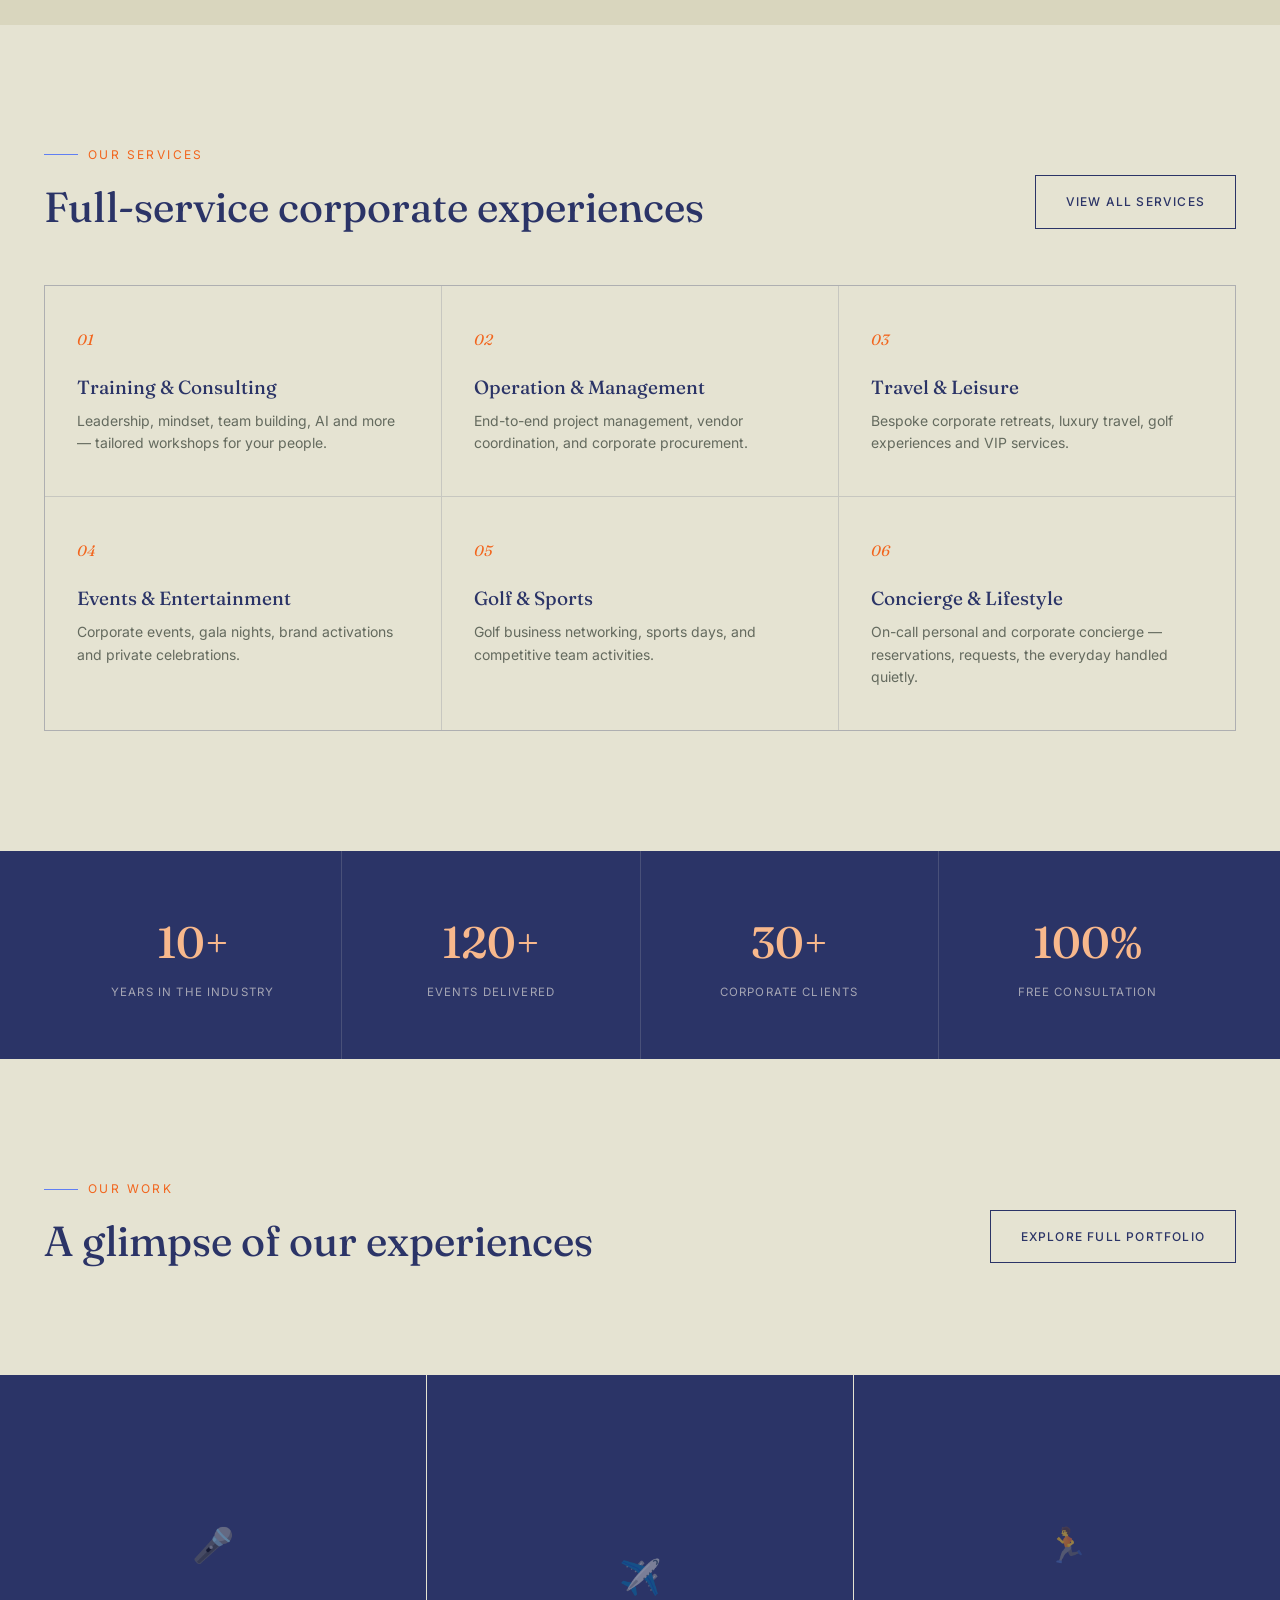
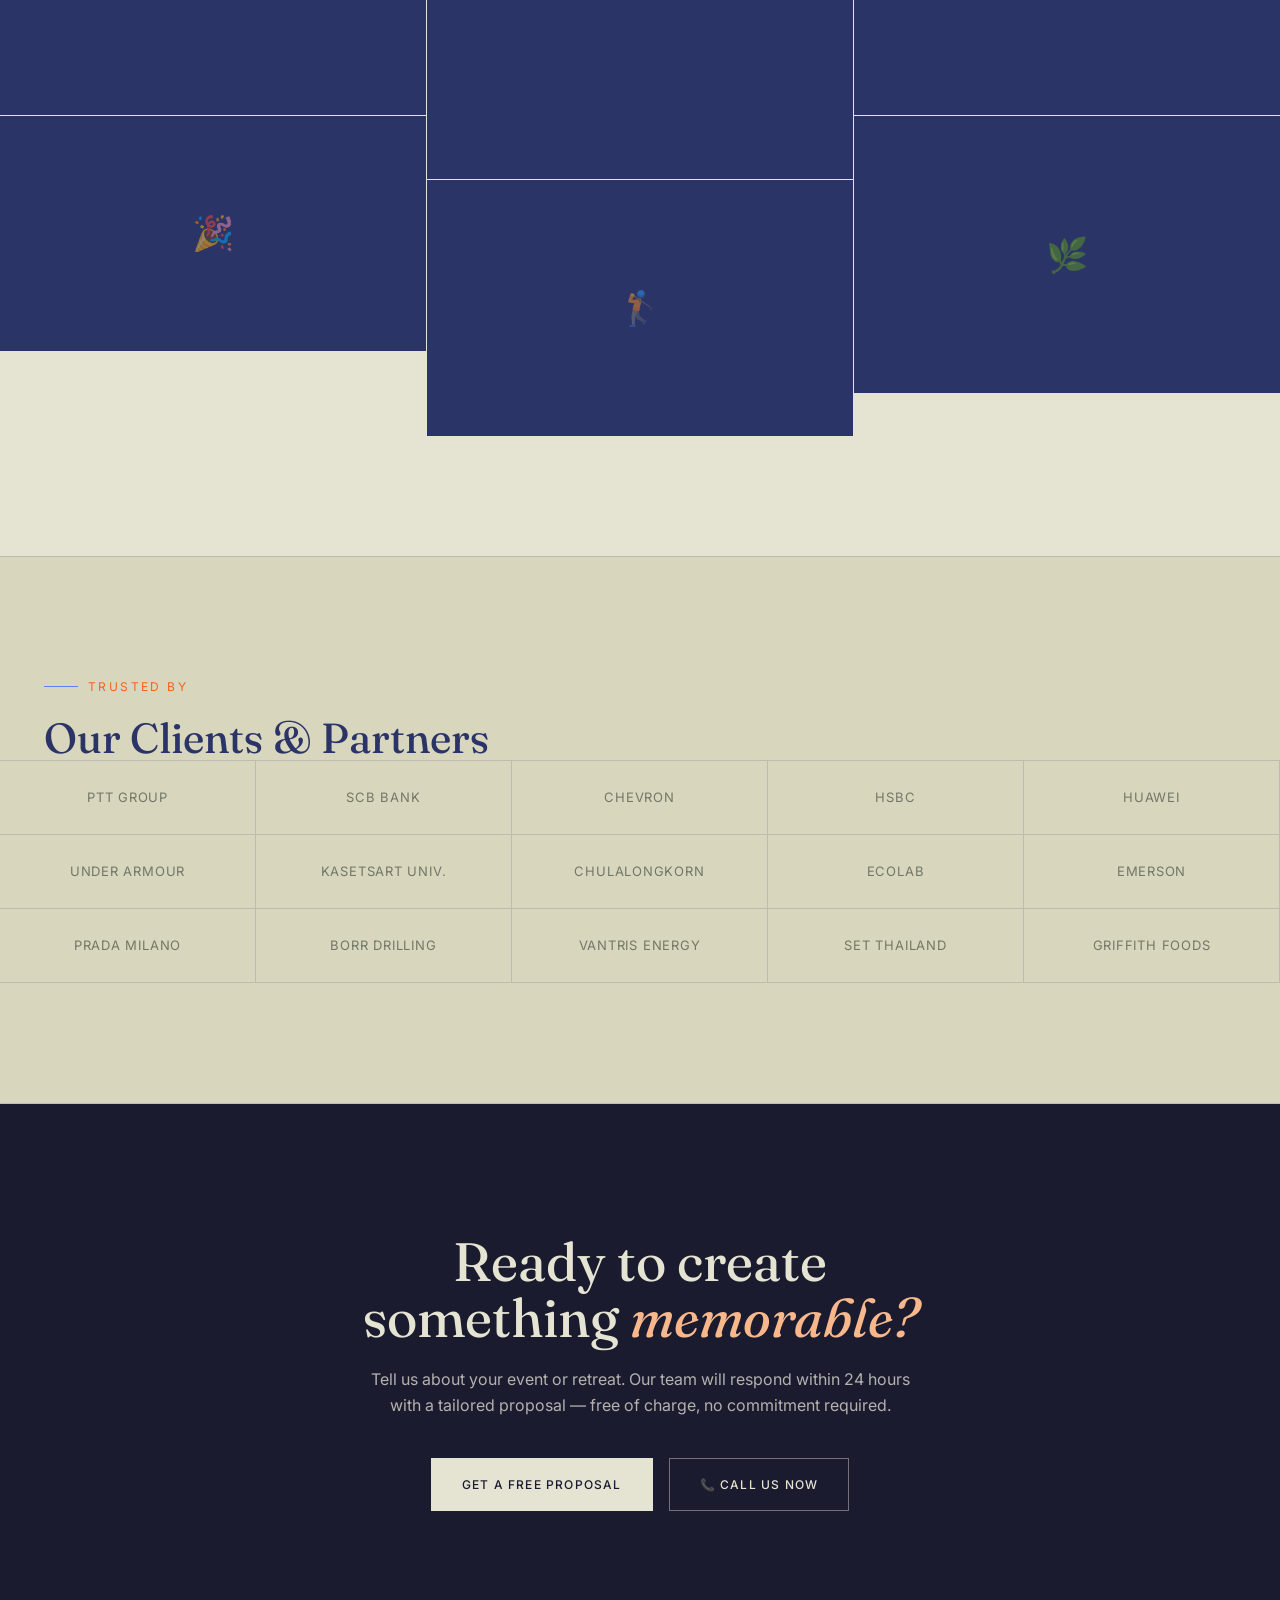
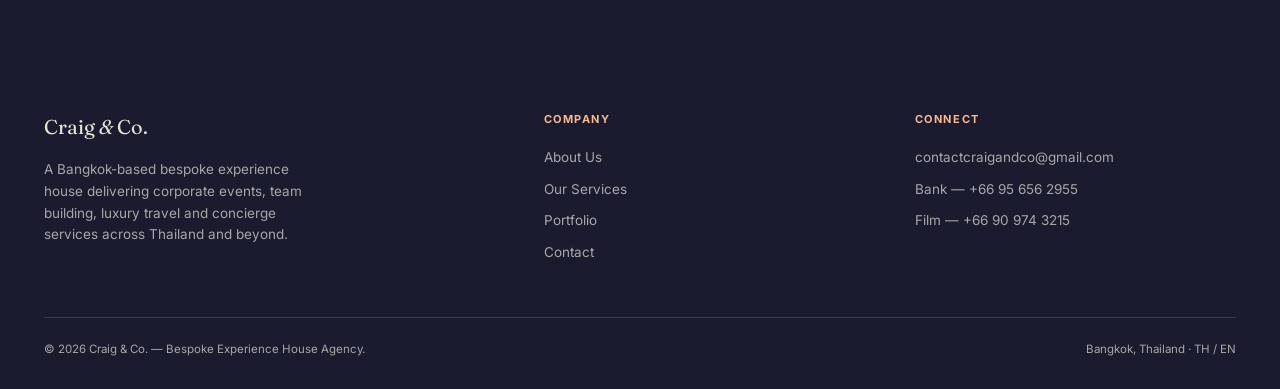
<file: index2.html>
<!DOCTYPE html>
<html lang="en">

<head>
    <meta charset="UTF-8">
    <meta name="viewport" content="width=device-width, initial-scale=1.0">
    <title>Craig & Co. — Bespoke Experience House Agency | Bangkok (Design 2 — Editorial)</title>
    <link rel="preconnect" href="https://fonts.googleapis.com">
    <link rel="preconnect" href="https://fonts.gstatic.com" crossorigin>
    <link
        href="https://fonts.googleapis.com/css2?family=Fraunces:ital,opsz,wght@0,9..144,300;0,9..144,450;0,9..144,600;1,9..144,500&family=Inter:wght@400;500;600&display=swap"
        rel="stylesheet">
    <style>
        :root {
            --paper: #E5E3D2;
            --paper-2: #D9D6BE;
            --ink: #1A1B2E;
            --forest: #2B3467;
            --forest-deep: #1A1B2E;
            --brass: #F2651D;
            --brass-light: #F8B88C;
            --rule: rgba(43, 52, 103, .16);
            --essence: #607FF3;
        }

        *,
        *::before,
        *::after {
            margin: 0;
            padding: 0;
            box-sizing: border-box
        }

        html {
            scroll-behavior: smooth
        }

        body {
            font-family: 'Inter', sans-serif;
            background: var(--paper);
            color: var(--ink);
            line-height: 1.6
        }

        h1,
        h2,
        h3,
        h4 {
            font-family: 'Fraunces', serif;
            color: var(--forest);
            font-weight: 450;
            line-height: 1.05
        }

        a {
            color: inherit;
            text-decoration: none
        }

        .wrap {
            max-width: 1740px;
            margin: 0 auto;
            padding: 0 44px
        }

        section {
            padding: 120px 0
        }

        /* nav */
        header {
            position: fixed;
            top: 0;
            left: 0;
            right: 0;
            z-index: 200;
            background: rgba(246, 241, 231, .92);
            backdrop-filter: blur(10px);
            border-bottom: 1px solid var(--rule)
        }

        nav.wrap {
            display: flex;
            align-items: center;
            justify-content: space-between;
            height: 88px
        }

        .logo {
            display: flex;
            align-items: center;
            text-decoration: none;
        }

        .nav-logo-img {
            height: 62px;
            width: auto;
            object-fit: contain;
            mix-blend-mode: multiply;
            transition: transform 0.25s ease;
        }

        .logo:hover .nav-logo-img {
            transform: scale(1.04);
        }

        .navlinks {
            display: flex;
            gap: 40px;
            font-size: 12.5px;
            letter-spacing: .14em;
            text-transform: uppercase;
            font-weight: 500
        }

        .navlinks a {
            position: relative;
            padding-bottom: 4px;
            border-bottom: 1px solid transparent
        }

        .navlinks a:hover,
        .navlinks a.active {
            border-color: var(--brass);
            color: var(--forest)
        }

        .navcta {
            border: 1px solid var(--forest);
            padding: 11px 22px;
            font-size: 11.5px;
            letter-spacing: .1em;
            text-transform: uppercase
        }

        .navcta:hover {
            background: var(--forest);
            color: var(--paper)
        }

        /* hero — editorial split, big serif numeral quote */
        .hero {
            padding: 220px 0 100px;
            position: relative;
            border-bottom: 1px solid var(--rule)
        }

        .hero-grid {
            display: grid;
            grid-template-columns: .85fr 1.15fr;
            gap: 80px;
            align-items: end
        }

        .hero-eyebrow {
            font-size: 12px;
            letter-spacing: .2em;
            text-transform: uppercase;
            color: var(--brass);
            margin-bottom: 28px;
            display: flex;
            align-items: center;
            gap: 10px
        }

        .hero-eyebrow::before {
            content: '';
            width: 34px;
            height: 1px;
            background: var(--brass)
        }

        .hero h1 {
            font-size: clamp(46px, 6.4vw, 92px);
            font-weight: 450
        }

        .hero h1 .i {
            font-style: italic;
            color: var(--brass)
        }

        .hero-right {
            border-left: 1px solid var(--rule);
            padding-left: 56px
        }

        .hero-sub {
            font-size: 18px;
            color: rgba(30, 42, 32, .72);
            max-width: 420px;
            margin-bottom: 44px
        }

        .hero-actions {
            display: flex;
            gap: 16px;
            flex-wrap: wrap;
            margin-bottom: 56px
        }

        .btn {
            display: inline-flex;
            align-items: center;
            gap: 10px;
            padding: 16px 30px;
            font-size: 12px;
            letter-spacing: .1em;
            text-transform: uppercase;
            font-weight: 500;
            cursor: pointer;
            border: 1px solid var(--forest);
            transition: all .25s
        }

        .btn-solid {
            background: var(--forest);
            color: var(--paper)
        }

        .btn-solid:hover {
            background: var(--forest-deep)
        }

        .btn-line {
            background: transparent;
            color: var(--forest)
        }

        .btn-line:hover {
            background: var(--forest);
            color: var(--paper)
        }

        .hero-stats {
            display: grid;
            grid-template-columns: repeat(4, 1fr);
            gap: 24px;
            padding-top: 36px;
            border-top: 1px solid var(--rule)
        }

        .hero-stat strong {
            display: block;
            font-family: 'Fraunces', serif;
            font-size: 34px;
            color: var(--forest);
            font-weight: 500
        }

        .hero-stat span {
            font-size: 11px;
            letter-spacing: .08em;
            text-transform: uppercase;
            color: rgba(30, 42, 32, .55)
        }

        /* why — asymmetric editorial list */
        .why {
            background: var(--paper-2)
        }

        .kicker {
            font-size: 12px;
            letter-spacing: .2em;
            text-transform: uppercase;
            color: var(--brass);
            display: flex;
            align-items: center;
            gap: 10px;
            margin-bottom: 20px
        }

        .kicker::before {
            content: '';
            width: 34px;
            height: 1px;
            background: var(--essence)
        }

        .why-head {
            display: grid;
            grid-template-columns: 1fr 1fr;
            gap: 60px;
            margin-bottom: 64px;
            align-items: end
        }

        .why-head h2 {
            font-size: clamp(30px, 3.4vw, 44px)
        }

        .why-list {
            border-top: 1px solid var(--rule)
        }

        .why-row {
            display: grid;
            grid-template-columns: 120px 1fr 1.4fr;
            gap: 30px;
            padding: 36px 0;
            border-bottom: 1px solid var(--rule);
            align-items: start
        }

        .why-row span.no {
            font-family: 'Fraunces', serif;
            font-style: italic;
            font-size: 20px;
            color: var(--brass)
        }

        .why-row h3 {
            font-size: 19px;
            font-weight: 600;
            font-family: 'Inter', sans-serif;
            color: var(--forest)
        }

        .why-row p {
            font-size: 14.5px;
            color: rgba(30, 42, 32, .68)
        }

        /* services */
        .services-head {
            display: flex;
            justify-content: space-between;
            align-items: flex-end;
            margin-bottom: 56px;
            flex-wrap: wrap;
            gap: 20px
        }

        .srv-grid {
            display: grid;
            grid-template-columns: repeat(3, 1fr);
            gap: 1px;
            background: var(--rule);
            border: 1px solid var(--rule)
        }

        .srv-card {
            background: var(--paper);
            padding: 42px 32px;
            transition: background .25s
        }

        .srv-card:hover {
            background: var(--paper-2)
        }

        .srv-num {
            font-family: 'Fraunces', serif;
            font-style: italic;
            color: var(--brass);
            font-size: 15px;
            margin-bottom: 26px;
            display: block
        }

        .srv-card h3 {
            font-size: 19px;
            margin-bottom: 12px
        }

        .srv-card p {
            font-size: 14px;
            color: rgba(30, 42, 32, .65)
        }

        /* stats */
        .stats-bar {
            background: var(--forest);
            color: var(--paper)
        }

        .stats-inner {
            display: flex;
            flex-wrap: wrap
        }

        .stat-item {
            flex: 1;
            min-width: 180px;
            padding: 56px 30px;
            text-align: center;
            border-right: 1px solid rgba(246, 241, 231, .15)
        }

        .stat-item:last-child {
            border-right: none
        }

        .stat-item strong {
            display: block;
            font-family: 'Fraunces', serif;
            font-size: clamp(30px, 3.6vw, 44px);
            color: var(--brass-light);
            font-weight: 500
        }

        .stat-item span {
            font-size: 11.5px;
            letter-spacing: .1em;
            text-transform: uppercase;
            color: rgba(246, 241, 231, .6)
        }

        /* portfolio */
        .pf-grid {
            columns: 3;
            column-gap: 1px
        }

        .pf-item {
            break-inside: avoid;
            margin-bottom: 1px;
            position: relative;
            background: var(--forest);
            cursor: pointer
        }

        .pf-ph {
            padding-bottom: 80%;
            position: relative
        }

        .pf-ph .icon {
            position: absolute;
            inset: 0;
            display: flex;
            align-items: center;
            justify-content: center;
            font-size: 34px;
            color: rgba(220, 199, 154, .5)
        }

        .pf-caption {
            position: absolute;
            bottom: 0;
            left: 0;
            right: 0;
            padding: 18px 16px;
            background: linear-gradient(0deg, rgba(19, 35, 24, .9), transparent);
            color: var(--paper);
            font-family: 'Fraunces', serif;
            font-style: italic;
            font-size: 14px;
            opacity: 0;
            transition: opacity .25s
        }

        .pf-item:hover .pf-caption {
            opacity: 1
        }

        @media(max-width:768px) {
            .pf-grid {
                columns: 2
            }
        }

        @media(max-width:480px) {
            .pf-grid {
                columns: 1
            }
        }

        /* clients */
        .clients {
            background: var(--paper-2);
            border-top: 1px solid var(--rule);
            border-bottom: 1px solid var(--rule)
        }

        .brand-row {
            display: flex;
            flex-wrap: wrap;
            gap: 0;
            border-top: 1px solid var(--rule)
        }

        .brand-item {
            flex: 1 1 20%;
            min-width: 180px;
            padding: 26px 20px;
            border-right: 1px solid var(--rule);
            border-bottom: 1px solid var(--rule);
            font-size: 13px;
            letter-spacing: .06em;
            text-transform: uppercase;
            color: rgba(30, 42, 32, .55);
            text-align: center
        }

        /* cta */
        .cta-banner {
            background: var(--forest-deep);
            color: var(--paper);
            text-align: center;
            padding: 130px 0
        }

        .cta-banner h2 {
            color: var(--paper);
            font-size: clamp(32px, 4.4vw, 54px);
            margin-bottom: 20px
        }

        .cta-banner .em {
            font-style: italic;
            color: var(--brass-light)
        }

        .cta-banner p {
            color: rgba(246, 241, 231, .7);
            max-width: 560px;
            margin: 0 auto 40px;
            font-size: 16px
        }

        .cta-actions {
            display: flex;
            gap: 16px;
            justify-content: center;
            flex-wrap: wrap
        }

        .btn-cream {
            background: var(--paper);
            color: var(--forest-deep);
            border-color: var(--paper)
        }

        .btn-cream:hover {
            background: var(--brass-light)
        }

        .btn-outline-cream {
            border: 1px solid rgba(246, 241, 231, .4);
            color: var(--paper)
        }

        .btn-outline-cream:hover {
            background: rgba(246, 241, 231, .1)
        }

        /* footer */
        footer {
            background: var(--forest-deep);
            color: rgba(246, 241, 231, .65);
            padding: 70px 0 30px
        }

        .footer-grid {
            display: grid;
            grid-template-columns: 1.4fr 1fr 1fr;
            gap: 50px;
            padding-bottom: 44px;
            border-bottom: 1px solid rgba(246, 241, 231, .15)
        }

        .footer-name {
            font-family: 'Fraunces', serif;
            font-size: 20px;
            color: var(--paper)
        }

        .footer-brand p {
            margin-top: 16px;
            font-size: 13.5px;
            max-width: 260px
        }

        .footer-col h5 {
            font-size: 11px;
            letter-spacing: .14em;
            text-transform: uppercase;
            color: var(--brass-light);
            margin-bottom: 18px
        }

        .footer-col a {
            display: block;
            font-size: 13.5px;
            margin-bottom: 10px
        }

        .footer-col a:hover {
            color: var(--paper)
        }

        .footer-bottom {
            display: flex;
            justify-content: space-between;
            flex-wrap: wrap;
            gap: 10px;
            padding-top: 22px;
            font-size: 11.5px
        }

        @media(max-width:900px) {
            .hero-grid {
                grid-template-columns: 1fr
            }

            .hero-right {
                border-left: none;
                padding-left: 0;
                border-top: 1px solid var(--rule);
                padding-top: 40px
            }

            .why-head {
                grid-template-columns: 1fr
            }

            .why-row {
                grid-template-columns: 1fr
            }

            .srv-grid {
                grid-template-columns: 1fr
            }

            .footer-grid {
                grid-template-columns: 1fr
            }

            .navlinks {
                display: none
            }
        }

        /* ─── DESIGN SWITCHER DROPDOWN ────────────────────────────── */
        .nav-dropdown {
            position: relative;
            display: inline-flex;
            align-items: center;
        }

        .nav-dropdown-trigger {
            display: inline-flex;
            align-items: center;
            gap: 6px;
            cursor: pointer;
        }

        .design-tag {
            font-size: 10px;
            font-weight: 700;
            background: var(--brass);
            color: #ffffff;
            padding: 2px 7px;
            border-radius: 10px;
            text-transform: uppercase;
            letter-spacing: 0.04em;
        }

        .dropdown-menu {
            position: absolute;
            top: 100%;
            left: -10px;
            width: 270px;
            background: #FFFFFF;
            border: 1px solid rgba(43, 52, 103, 0.16);
            border-radius: 8px;
            box-shadow: 0 16px 36px rgba(0, 0, 0, 0.22);
            padding: 8px 0;
            opacity: 0;
            visibility: hidden;
            transform: translateY(10px);
            transition: all 0.25s cubic-bezier(0.16, 1, 0.3, 1);
            z-index: 300;
            text-align: left;
        }

        .nav-dropdown:hover .dropdown-menu {
            opacity: 1;
            visibility: visible;
            transform: translateY(6px);
        }

        .dropdown-header-title {
            font-size: 10px;
            font-weight: 700;
            letter-spacing: 0.08em;
            text-transform: uppercase;
            color: #777788;
            padding: 8px 16px 4px;
            border-bottom: 1px solid rgba(0, 0, 0, 0.08);
            margin-bottom: 4px;
        }

        .dropdown-item {
            display: block;
            padding: 10px 16px;
            color: #1A1B2E;
            transition: all 0.2s;
            border-left: 3px solid transparent;
            text-decoration: none;
        }

        .dropdown-item:hover {
            background: #F4F5F9;
            border-left-color: var(--brass);
        }

        .dropdown-item.active {
            background: rgba(242, 101, 29, 0.09);
            border-left-color: var(--brass);
        }

        .opt-title {
            font-size: 13px;
            font-weight: 700;
            color: #2B3467;
            margin-bottom: 2px;
            text-transform: none;
        }

        .dropdown-item.active .opt-title {
            color: var(--brass);
        }

        .opt-desc {
            font-size: 11px;
            color: rgba(26, 27, 46, 0.65);
            line-height: 1.35;
            text-transform: none;
            letter-spacing: 0;
        }
    </style>
</head>

<body>
    <header>
        <nav class="wrap">
            <a href="index.html" class="logo" aria-label="Craig &amp; Co. Home">
                <img src="Website Design.png" alt="Craig &amp; Co." class="nav-logo-img">
            </a>
            <div class="navlinks">
                <div class="nav-dropdown">
                    <a href="index2.html" class="active nav-dropdown-trigger">
                        Home <span style="font-size:9px;margin-left:2px;">▼</span>
                        <span class="design-tag">Design 2</span>
                    </a>
                    <div class="dropdown-menu">
                        <div class="dropdown-header-title">🎨 Select Design Option:</div>
                        <a href="index.html" class="dropdown-item">
                            <div class="opt-title">✦ Design 1: Classic Solid Navy</div>
                            <div class="opt-desc">Clean corporate executive split layout</div>
                        </a>
                        <a href="index2.html" class="dropdown-item active">
                            <div class="opt-title">✦ Design 2: Editorial Warm Paper</div>
                            <div class="opt-desc">Luxury serif typography & magazine spread</div>
                        </a>
                        <a href="index3.html" class="dropdown-item">
                            <div class="opt-title">✦ Design 3: Bold Modern Dark</div>
                            <div class="opt-desc">Bento box dark grid & high-contrast style</div>
                        </a>
                        <a href="index4.html" class="dropdown-item">
                            <div class="opt-title">✦ Design 4: Co-Series Layout</div>
                            <div class="opt-desc">Warm archetype aesthetic &amp; sequential Co-structure</div>
                        </a>
                        <a href="index5.html" class="dropdown-item">
                            <div class="opt-title">✦ Design 5: Bold Modern Dark Co-Series</div>
                            <div class="opt-desc">Design 4 structure with Design 3 dark palette &amp; CI</div>
                        </a>
                    </div>
                </div>
                <a href="about.html">About</a>
                <a href="services.html">Services</a>
                <a href="portfolio.html">Portfolio</a>
                <a href="contact.html">Contact</a>
            </div>
            <a class="navcta" href="contact.html">Get a Proposal</a>
        </nav>
    </header>

    <section class="hero">
        <div class="wrap hero-grid">
            <div>
                <div class="hero-eyebrow">Bespoke Experience House</div>
                <h1>Moments,<br>written<br><span class="i">to be remembered.</span></h1>
            </div>
            <div class="hero-right">
                <p class="hero-sub">End-to-end corporate event management, team building, luxury travel and concierge
                    services — built for organizations that expect every detail handled before they think to ask.</p>
                <div class="hero-actions">
                    <a href="#" class="btn btn-solid">Get a Free Proposal</a>
                    <a href="#" class="btn btn-line">Explore Services</a>
                </div>
                <div class="hero-stats">
                    <div class="hero-stat"><strong>10+</strong><span>Years</span></div>
                    <div class="hero-stat"><strong>120+</strong><span>Events</span></div>
                    <div class="hero-stat"><strong>30+</strong><span>Clients</span></div>
                    <div class="hero-stat"><strong>TH/EN</strong><span>Bilingual</span></div>
                </div>
            </div>
        </div>
    </section>

    <section class="why">
        <div class="wrap">
            <div class="why-head">
                <div>
                    <div class="kicker">Why Craig & Co.</div>
                    <h2>We don't plan events — we <em style="font-style:italic;color:var(--brass)">write</em>
                        experiences.</h2>
                </div>
            </div>
            <div class="why-list">
                <div class="why-row"><span class="no">i.</span>
                    <h3>Creative by Design</h3>
                    <p>Original ideas shaped around your organization's brand and culture — no two events are ever the
                        same.</p>
                </div>
                <div class="why-row"><span class="no">ii.</span>
                    <h3>Strategy-Led</h3>
                    <p>Every experience is built backward from the outcome that matters — engagement, culture, or brand
                        alignment.</p>
                </div>
                <div class="why-row"><span class="no">iii.</span>
                    <h3>Personal Service</h3>
                    <p>A hands-on team, not an account dashboard. You always know who to call — and they pick up.</p>
                </div>
                <div class="why-row"><span class="no">iv.</span>
                    <h3>Regional Network</h3>
                    <p>A trusted network of venues and partners across Thailand and key destinations — exclusive access,
                        seamless delivery.</p>
                </div>
            </div>
        </div>
    </section>

    <section class="services">
        <div class="wrap">
            <div class="services-head">
                <div>
                    <div class="kicker">Our Services</div>
                    <h2 style="font-size:clamp(28px,3.4vw,42px)">Full-service corporate experiences</h2>
                </div>
                <a href="#" class="btn btn-line">View All Services</a>
            </div>
            <div class="srv-grid">
                <div class="srv-card"><span class="srv-num">01</span>
                    <h3>Training & Consulting</h3>
                    <p>Leadership, mindset, team building, AI and more — tailored workshops for your people.</p>
                </div>
                <div class="srv-card"><span class="srv-num">02</span>
                    <h3>Operation & Management</h3>
                    <p>End-to-end project management, vendor coordination, and corporate procurement.</p>
                </div>
                <div class="srv-card"><span class="srv-num">03</span>
                    <h3>Travel & Leisure</h3>
                    <p>Bespoke corporate retreats, luxury travel, golf experiences and VIP services.</p>
                </div>
                <div class="srv-card"><span class="srv-num">04</span>
                    <h3>Events & Entertainment</h3>
                    <p>Corporate events, gala nights, brand activations and private celebrations.</p>
                </div>
                <div class="srv-card"><span class="srv-num">05</span>
                    <h3>Golf & Sports</h3>
                    <p>Golf business networking, sports days, and competitive team activities.</p>
                </div>
                <div class="srv-card"><span class="srv-num">06</span>
                    <h3>Concierge & Lifestyle</h3>
                    <p>On-call personal and corporate concierge — reservations, requests, the everyday handled quietly.
                    </p>
                </div>
            </div>
        </div>
    </section>

    <div class="stats-bar">
        <div class="stats-inner wrap">
            <div class="stat-item"><strong>10+</strong><span>Years in the industry</span></div>
            <div class="stat-item"><strong>120+</strong><span>Events delivered</span></div>
            <div class="stat-item"><strong>30+</strong><span>Corporate clients</span></div>
            <div class="stat-item"><strong>100%</strong><span>Free consultation</span></div>
        </div>
    </div>

    <section class="portfolio" style="padding:0">
        <div class="wrap" style="padding-top:120px;padding-bottom:56px">
            <div class="services-head">
                <div>
                    <div class="kicker">Our Work</div>
                    <h2 style="font-size:clamp(28px,3.4vw,42px)">A glimpse of our experiences</h2>
                </div>
                <a href="#" class="btn btn-line">Explore Full Portfolio</a>
            </div>
        </div>
        <div class="pf-grid">
            <div class="pf-item">
                <div class="pf-ph">
                    <div class="icon">🎤</div>
                </div>
                <div class="pf-caption">Team Building & Soundbath</div>
            </div>
            <div class="pf-item">
                <div class="pf-ph" style="padding-bottom:55%">
                    <div class="icon">🎉</div>
                </div>
                <div class="pf-caption">Gala Night</div>
            </div>
            <div class="pf-item">
                <div class="pf-ph" style="padding-bottom:95%">
                    <div class="icon">✈️</div>
                </div>
                <div class="pf-caption">Corporate Retreat</div>
            </div>
            <div class="pf-item">
                <div class="pf-ph" style="padding-bottom:60%">
                    <div class="icon">🏌️</div>
                </div>
                <div class="pf-caption">Golf & Networking</div>
            </div>
            <div class="pf-item">
                <div class="pf-ph">
                    <div class="icon">🏃</div>
                </div>
                <div class="pf-caption">Fun Run & Sports</div>
            </div>
            <div class="pf-item">
                <div class="pf-ph" style="padding-bottom:65%">
                    <div class="icon">🌿</div>
                </div>
                <div class="pf-caption">Farm & Outdoor</div>
            </div>
        </div>
        <div style="height:120px"></div>
    </section>

    <section class="clients">
        <div class="wrap">
            <div class="kicker">Trusted By</div>
            <h2 style="font-size:clamp(28px,3.4vw,42px)">Our Clients & Partners</h2>
        </div>
        <div class="brand-row">
            <div class="brand-item">PTT Group</div>
            <div class="brand-item">SCB Bank</div>
            <div class="brand-item">Chevron</div>
            <div class="brand-item">HSBC</div>
            <div class="brand-item">Huawei</div>
            <div class="brand-item">Under Armour</div>
            <div class="brand-item">Kasetsart Univ.</div>
            <div class="brand-item">Chulalongkorn</div>
            <div class="brand-item">Ecolab</div>
            <div class="brand-item">Emerson</div>
            <div class="brand-item">Prada Milano</div>
            <div class="brand-item">Borr Drilling</div>
            <div class="brand-item">Vantris Energy</div>
            <div class="brand-item">SET Thailand</div>
            <div class="brand-item">Griffith Foods</div>
        </div>
    </section>

    <div class="cta-banner">
        <div class="wrap">
            <h2>Ready to create<br>something <span class="em">memorable?</span></h2>
            <p>Tell us about your event or retreat. Our team will respond within 24 hours with a tailored proposal —
                free of charge, no commitment required.</p>
            <div class="cta-actions">
                <a href="#" class="btn btn-cream">Get a Free Proposal</a>
                <a href="tel:+66956562955" class="btn btn-outline-cream">📞 Call Us Now</a>
            </div>
        </div>
    </div>

    <footer>
        <div class="wrap">
            <div class="footer-grid">
                <div class="footer-brand">
                    <div class="footer-name">Craig <em>&</em> Co.</div>
                    <p>A Bangkok-based bespoke experience house delivering corporate events, team building, luxury
                        travel and concierge services across Thailand and beyond.</p>
                </div>
                <div class="footer-col">
                    <h5>Company</h5><a href="#">About Us</a><a href="#">Our Services</a><a href="#">Portfolio</a><a
                        href="#">Contact</a>
                </div>
                <div class="footer-col">
                    <h5>Connect</h5><a href="mailto:contactcraigandco@gmail.com">contactcraigandco@gmail.com</a><a
                        href="tel:+66956562955">Bank — +66 95 656 2955</a><a href="tel:+66909743215">Film — +66 90 974
                        3215</a>
                </div>
            </div>
            <div class="footer-bottom"><span>© 2026 Craig & Co. — Bespoke Experience House Agency.</span><span>Bangkok,
                    Thailand · TH / EN</span></div>
        </div>
    </footer>
</body>

</html>
</file>
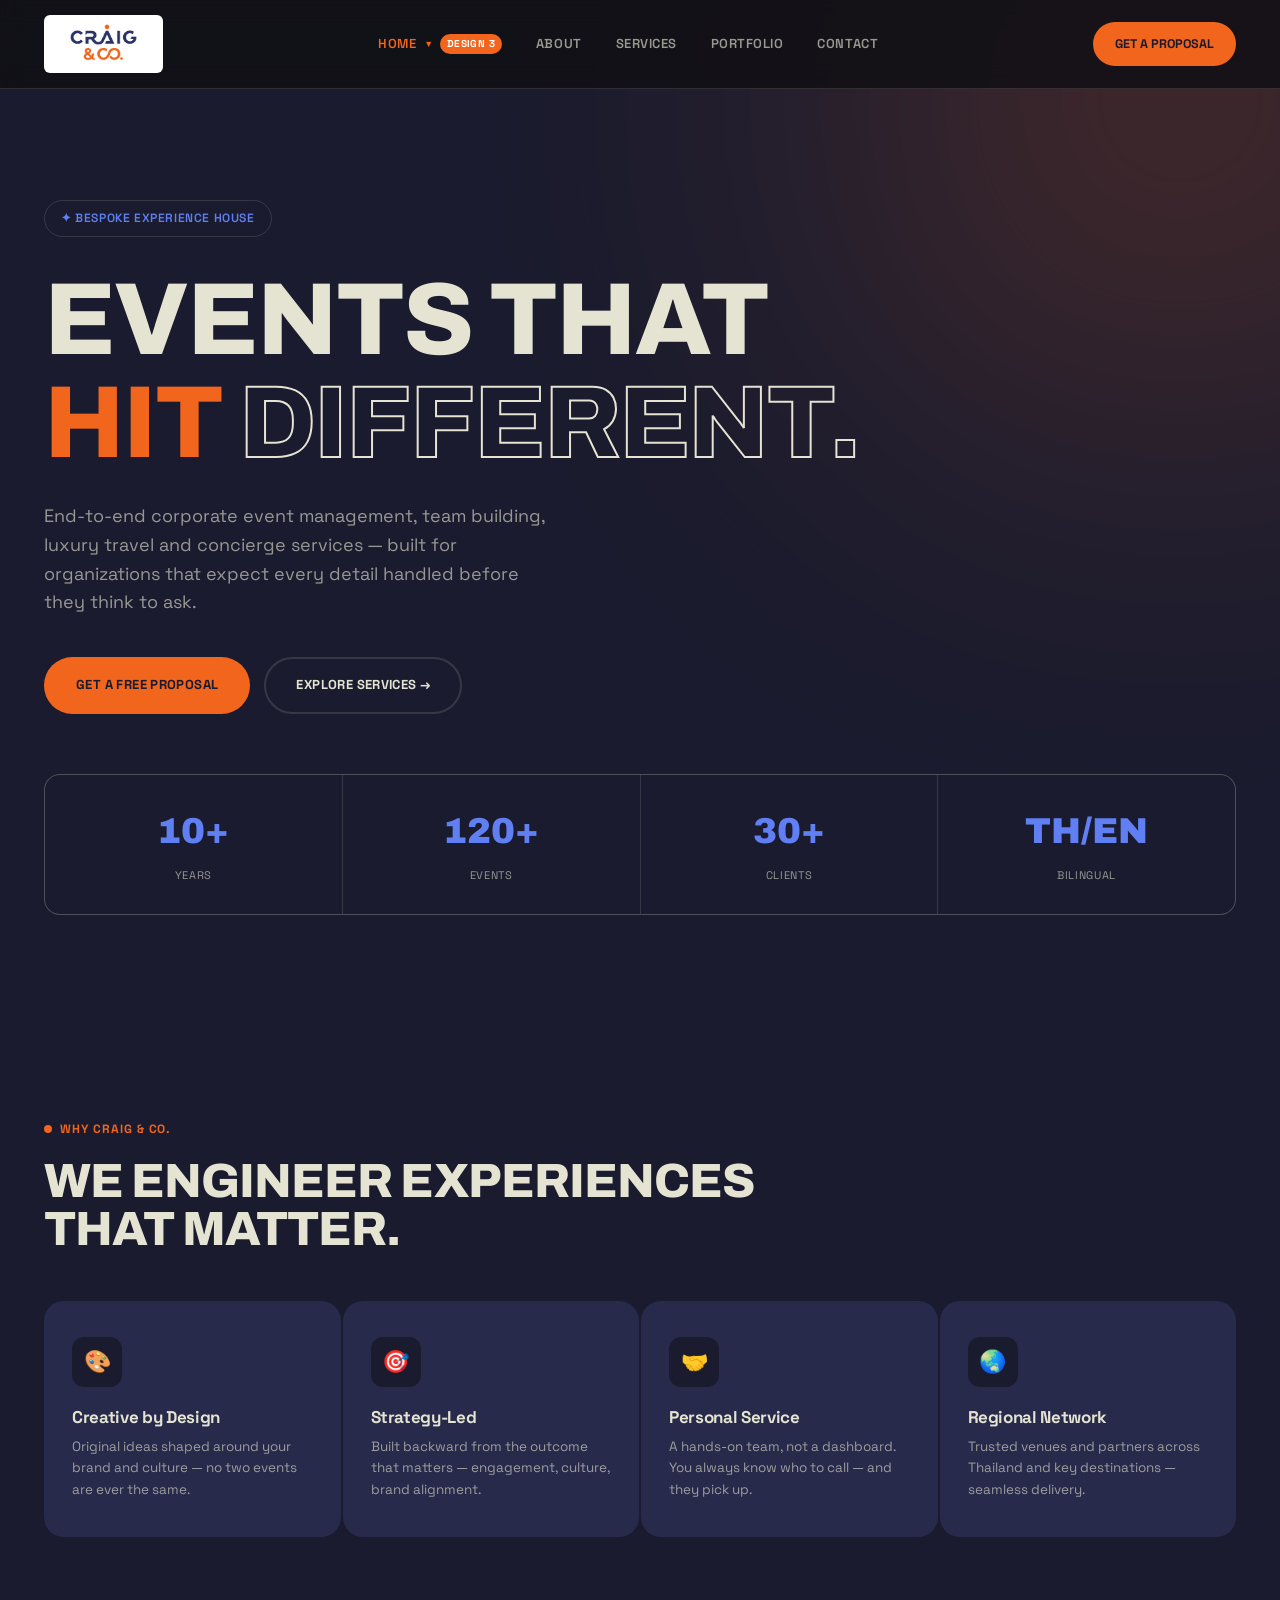
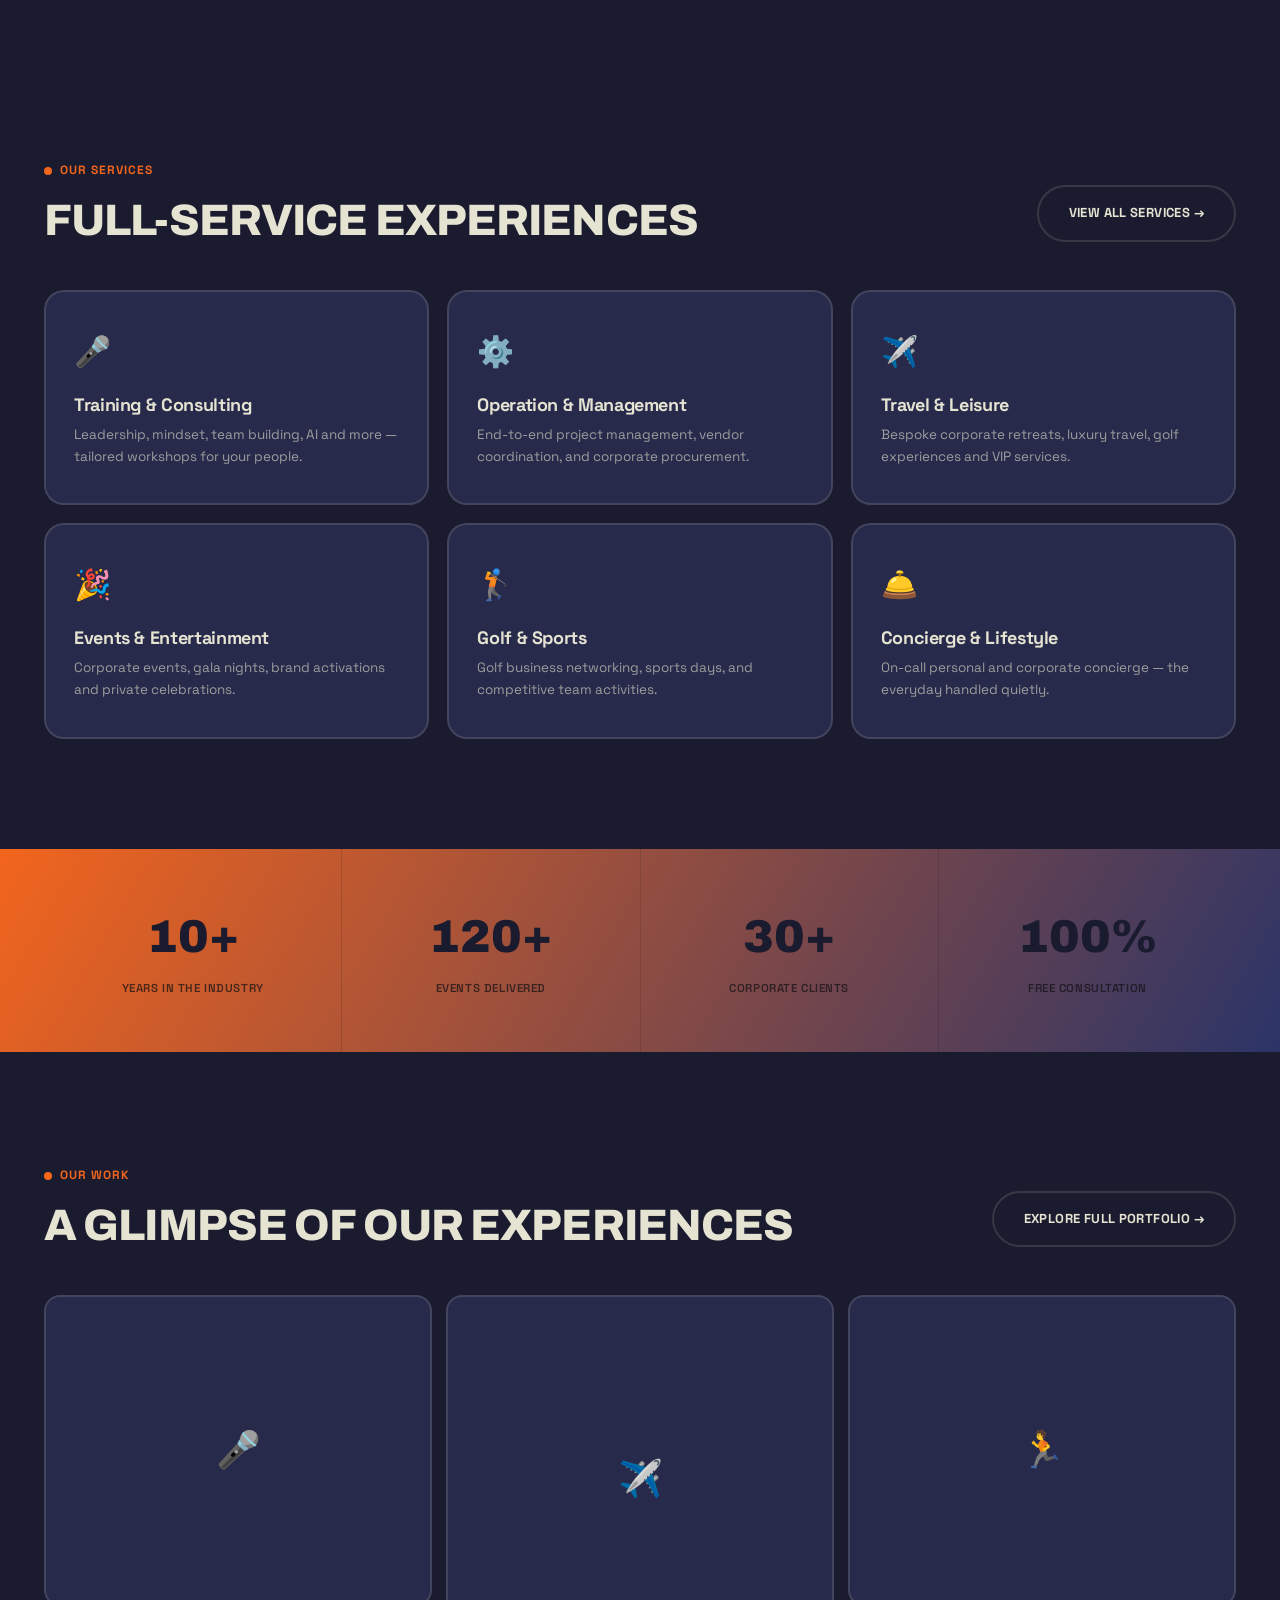
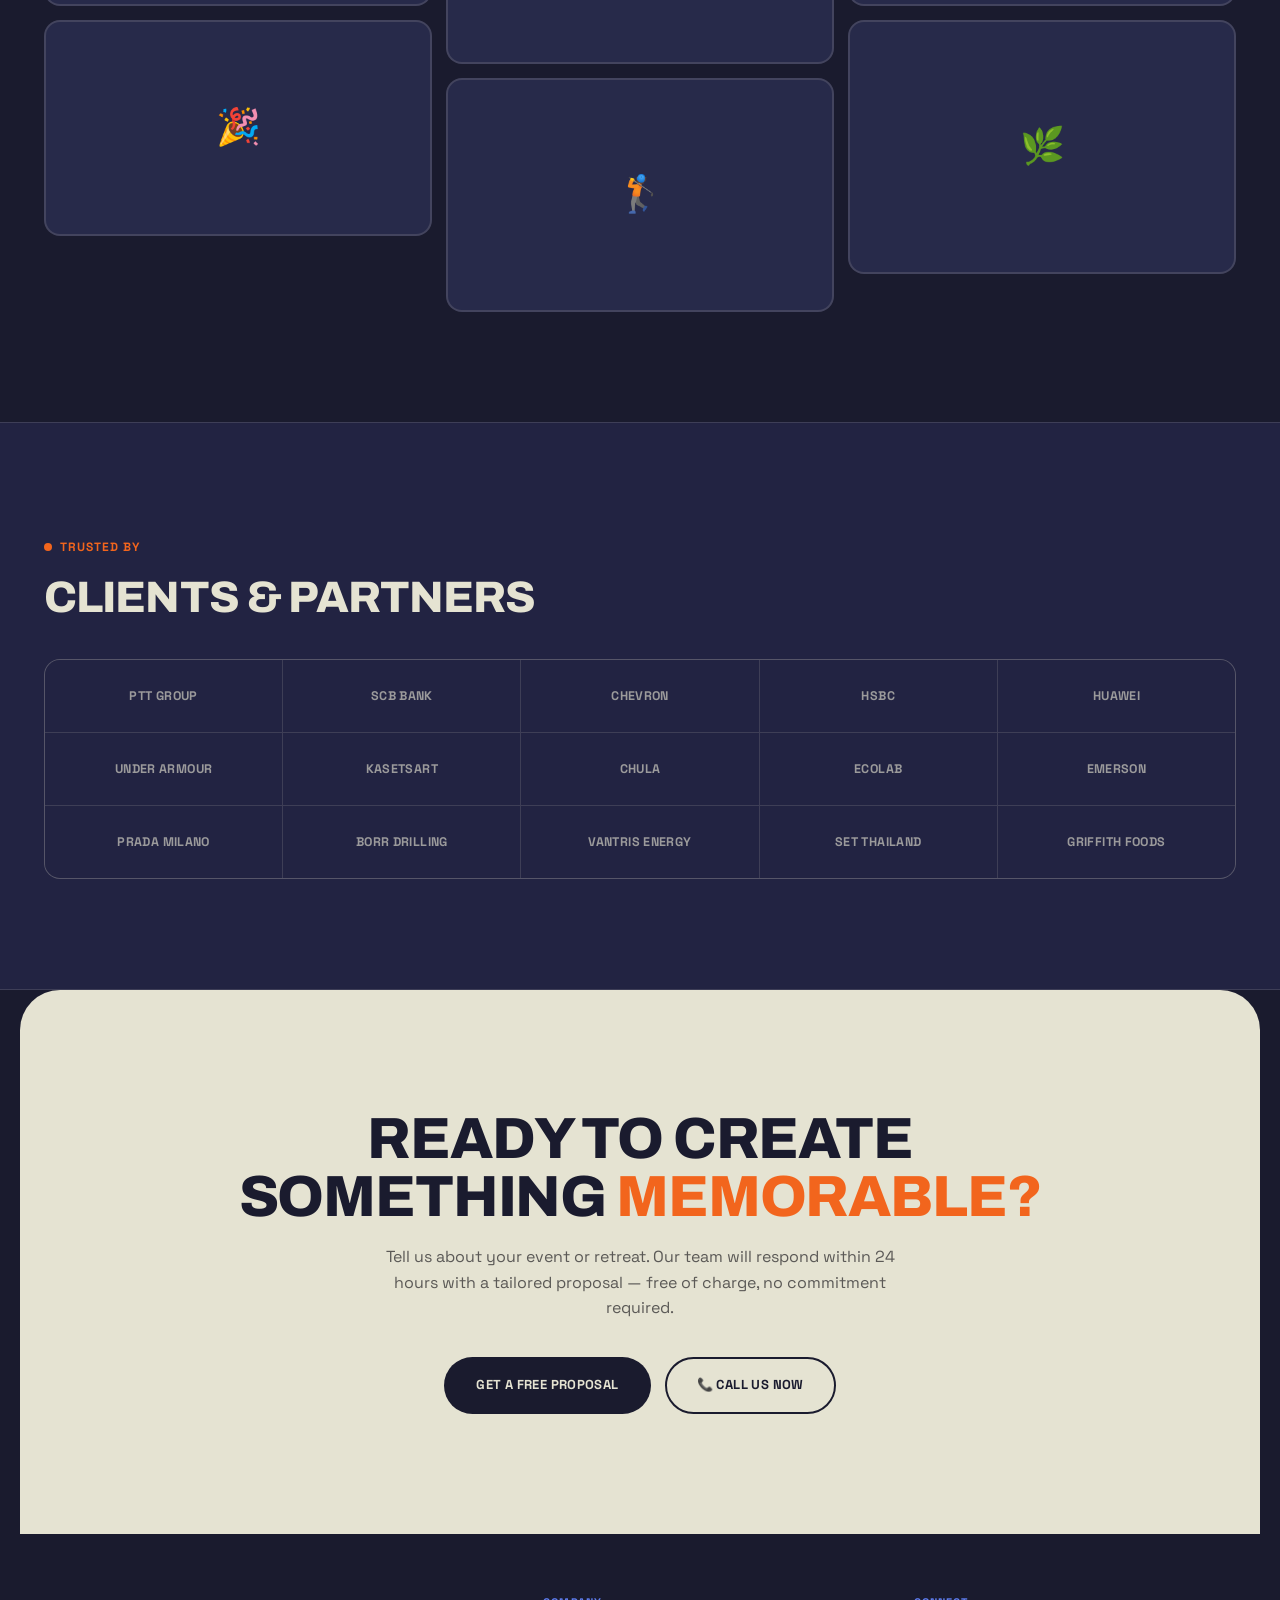
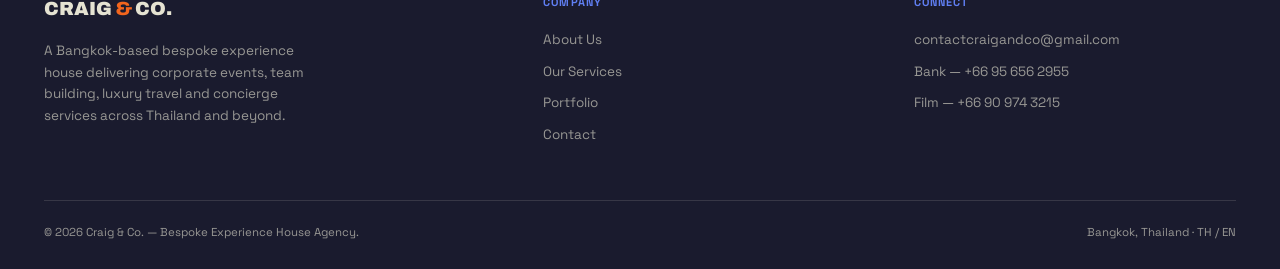
<file: index3.html>
<!DOCTYPE html>
<html lang="en">

<head>
    <meta charset="UTF-8">
    <meta name="viewport" content="width=device-width, initial-scale=1.0">
    <title>Craig & Co. — Bespoke Experience House Agency | Bangkok (Design 3 — Bold)</title>
    <link rel="preconnect" href="https://fonts.googleapis.com">
    <link rel="preconnect" href="https://fonts.gstatic.com" crossorigin>
    <link
        href="https://fonts.googleapis.com/css2?family=Space+Grotesk:wght@400;500;600;700&family=Archivo:wght@600;700;800;900&display=swap"
        rel="stylesheet">
    <style>
        :root {
            --bg: #1A1B2E;
            --bg-2: #222342;
            --card: #272A4A;
            --ink: #E5E3D2;
            --dim: rgba(229, 227, 210, .62);
            --coral: #F2651D;
            --lime: #607FF3;
            --line: rgba(229, 227, 210, .14);
        }

        *,
        *::before,
        *::after {
            margin: 0;
            padding: 0;
            box-sizing: border-box
        }

        html {
            scroll-behavior: smooth
        }

        body {
            font-family: 'Space Grotesk', sans-serif;
            background: var(--bg);
            color: var(--ink);
            line-height: 1.6
        }

        h1,
        h2,
        h3,
        h4 {
            font-family: 'Archivo', sans-serif;
            font-weight: 800;
            letter-spacing: -.02em;
            line-height: 1
        }

        a {
            color: inherit;
            text-decoration: none
        }

        .wrap {
            max-width: 1740px;
            margin: 0 auto;
            padding: 0 44px
        }

        section {
            padding: 110px 0
        }

        header {
            position: fixed;
            top: 0;
            left: 0;
            right: 0;
            z-index: 200;
            background: rgba(17, 16, 20, .85);
            backdrop-filter: blur(12px);
            border-bottom: 1px solid var(--line)
        }

        nav.wrap {
            display: flex;
            align-items: center;
            justify-content: space-between;
            height: 88px
        }

        .logo {
            display: flex;
            align-items: center;
            text-decoration: none;
        }

        .nav-logo-img {
            height: 58px;
            width: auto;
            object-fit: contain;
            background: #FFFFFF;
            padding: 5px 12px;
            border-radius: 6px;
            transition: transform 0.25s ease;
        }

        .logo:hover .nav-logo-img {
            transform: scale(1.04);
        }

        .navlinks {
            display: flex;
            gap: 34px;
            font-size: 13px;
            font-weight: 600;
            text-transform: uppercase;
            letter-spacing: .04em
        }

        .navlinks a {
            opacity: .65;
            transition: opacity .2s
        }

        .navlinks a:hover,
        .navlinks a.active {
            opacity: 1;
            color: var(--coral)
        }

        .navcta {
            background: var(--coral);
            color: var(--bg);
            padding: 12px 22px;
            font-weight: 700;
            font-size: 12.5px;
            text-transform: uppercase;
            border-radius: 100px
        }

        .navcta:hover {
            background: var(--lime)
        }

        .btn {
            display: inline-flex;
            align-items: center;
            gap: 8px;
            padding: 16px 30px;
            font-size: 13px;
            font-weight: 700;
            text-transform: uppercase;
            letter-spacing: .03em;
            border-radius: 100px;
            border: 2px solid transparent;
            cursor: pointer;
            transition: all .2s
        }

        .btn-solid {
            background: var(--coral);
            color: var(--bg)
        }

        .btn-solid:hover {
            background: var(--lime);
            transform: translateY(-2px)
        }

        .btn-outline {
            border-color: var(--line);
            color: var(--ink)
        }

        .btn-outline:hover {
            border-color: var(--ink)
        }

        /* hero */
        .hero {
            padding: 200px 0 90px;
            position: relative;
            overflow: hidden
        }

        .hero::before {
            content: '';
            position: absolute;
            top: -200px;
            right: -200px;
            width: 600px;
            height: 600px;
            background: var(--coral);
            filter: blur(180px);
            opacity: .25;
            border-radius: 50%
        }

        .hero-tag {
            display: inline-flex;
            align-items: center;
            gap: 8px;
            border: 1px solid var(--line);
            border-radius: 100px;
            padding: 8px 16px;
            font-size: 12px;
            font-weight: 600;
            text-transform: uppercase;
            letter-spacing: .05em;
            margin-bottom: 32px;
            color: var(--lime)
        }

        .hero h1 {
            font-size: clamp(48px, 8vw, 108px);
            text-transform: uppercase;
            margin-bottom: 28px;
            position: relative;
            z-index: 2
        }

        .hero h1 .c {
            color: var(--coral)
        }

        .hero h1 .o {
            -webkit-text-stroke: 2px var(--ink);
            color: transparent
        }

        .hero-sub {
            font-size: 18px;
            color: var(--dim);
            max-width: 520px;
            margin-bottom: 40px;
            position: relative;
            z-index: 2;
            font-family: 'Space Grotesk', sans-serif
        }

        .hero-actions {
            display: flex;
            gap: 14px;
            flex-wrap: wrap;
            margin-bottom: 60px;
            position: relative;
            z-index: 2
        }

        .hero-stats {
            display: grid;
            grid-template-columns: repeat(4, 1fr);
            gap: 1px;
            background: var(--line);
            border: 1px solid var(--line);
            border-radius: 16px;
            overflow: hidden;
            position: relative;
            z-index: 2
        }

        .hero-stat {
            background: var(--bg);
            padding: 28px 20px;
            text-align: center
        }

        .hero-stat strong {
            display: block;
            font-family: 'Archivo', sans-serif;
            font-size: 36px;
            font-weight: 900;
            color: var(--lime)
        }

        .hero-stat span {
            font-size: 11px;
            text-transform: uppercase;
            letter-spacing: .06em;
            color: var(--dim)
        }

        /* why */
        .kicker {
            display: inline-flex;
            align-items: center;
            gap: 8px;
            font-size: 12px;
            font-weight: 700;
            text-transform: uppercase;
            letter-spacing: .08em;
            color: var(--coral);
            margin-bottom: 18px
        }

        .kicker::before {
            content: '';
            width: 8px;
            height: 8px;
            background: var(--coral);
            border-radius: 50%
        }

        .why-head h2 {
            font-size: clamp(30px, 3.8vw, 48px);
            text-transform: uppercase;
            margin-bottom: 48px
        }

        .why-grid {
            display: grid;
            grid-template-columns: repeat(4, 1fr);
            gap: 2px
        }

        .why-card {
            background: var(--card);
            border-radius: 20px;
            padding: 34px 26px;
            transition: all .25s;
            border: 2px solid transparent
        }

        .why-card:hover {
            border-color: var(--coral);
            transform: translateY(-6px)
        }

        .why-icon {
            width: 50px;
            height: 50px;
            border-radius: 12px;
            background: var(--bg);
            display: flex;
            align-items: center;
            justify-content: center;
            font-size: 22px;
            margin-bottom: 22px
        }

        .why-card h3 {
            font-family: 'Space Grotesk', sans-serif;
            font-size: 17px;
            font-weight: 700;
            margin-bottom: 10px;
            text-transform: none
        }

        .why-card p {
            font-size: 13.5px;
            color: var(--dim)
        }

        /* services */
        .services-head {
            display: flex;
            justify-content: space-between;
            align-items: flex-end;
            margin-bottom: 48px;
            flex-wrap: wrap;
            gap: 20px
        }

        .srv-grid {
            display: grid;
            grid-template-columns: repeat(3, 1fr);
            gap: 18px
        }

        .srv-card {
            background: var(--card);
            border-radius: 20px;
            padding: 36px 28px;
            transition: all .3s;
            border: 2px solid var(--line)
        }

        .srv-card:hover {
            border-color: var(--lime);
            background: var(--bg-2)
        }

        .srv-emoji {
            font-size: 30px;
            margin-bottom: 20px;
            display: block
        }

        .srv-card h3 {
            font-family: 'Space Grotesk', sans-serif;
            font-weight: 700;
            font-size: 18px;
            text-transform: none;
            margin-bottom: 10px
        }

        .srv-card p {
            font-size: 13.5px;
            color: var(--dim)
        }

        /* stats */
        .stats-bar {
            background: linear-gradient(120deg, var(--coral), var(--forest, var(--coral)) 130%);
            background: linear-gradient(120deg, #F2651D, #2B3467)
        }

        .stats-inner {
            display: flex;
            flex-wrap: wrap
        }

        .stat-item {
            flex: 1;
            min-width: 170px;
            padding: 52px 30px;
            text-align: center;
            border-right: 1px solid rgba(17, 16, 20, .15)
        }

        .stat-item:last-child {
            border-right: none
        }

        .stat-item strong {
            display: block;
            font-family: 'Archivo', sans-serif;
            font-size: clamp(30px, 3.8vw, 46px);
            font-weight: 900;
            color: var(--bg)
        }

        .stat-item span {
            font-size: 11.5px;
            font-weight: 600;
            text-transform: uppercase;
            letter-spacing: .05em;
            color: rgba(17, 16, 20, .7)
        }

        /* portfolio */
        .pf-grid {
            columns: 3;
            column-gap: 14px
        }

        .pf-item {
            break-inside: avoid;
            margin-bottom: 14px;
            border-radius: 16px;
            overflow: hidden;
            position: relative;
            background: var(--card);
            cursor: pointer;
            border: 2px solid var(--line);
            transition: border-color .2s
        }

        .pf-item:hover {
            border-color: var(--lime)
        }

        .pf-ph {
            padding-bottom: 80%;
            position: relative
        }

        .pf-ph .icon {
            position: absolute;
            inset: 0;
            display: flex;
            align-items: center;
            justify-content: center;
            font-size: 36px
        }

        .pf-caption {
            position: absolute;
            bottom: 0;
            left: 0;
            right: 0;
            padding: 18px 16px;
            background: linear-gradient(0deg, rgba(0, 0, 0, .85), transparent);
            font-size: 12.5px;
            font-weight: 700;
            text-transform: uppercase;
            letter-spacing: .03em;
            opacity: 0;
            transition: opacity .25s
        }

        .pf-item:hover .pf-caption {
            opacity: 1
        }

        @media(max-width:768px) {
            .pf-grid {
                columns: 2
            }
        }

        @media(max-width:480px) {
            .pf-grid {
                columns: 1
            }
        }

        /* clients */
        .clients {
            background: var(--bg-2);
            border-top: 1px solid var(--line);
            border-bottom: 1px solid var(--line)
        }

        .brand-grid {
            display: grid;
            grid-template-columns: repeat(5, 1fr);
            gap: 1px;
            background: var(--line);
            border: 1px solid var(--line);
            border-radius: 16px;
            overflow: hidden;
            margin-top: 40px
        }

        .brand-cell {
            background: var(--bg-2);
            padding: 26px 16px;
            text-align: center;
            font-size: 12.5px;
            font-weight: 700;
            text-transform: uppercase;
            letter-spacing: .03em;
            color: var(--dim);
            transition: color .2s
        }

        .brand-cell:hover {
            color: var(--lime)
        }

        /* cta */
        .cta-banner {
            background: var(--ink);
            color: var(--bg);
            text-align: center;
            padding: 120px 0;
            border-radius: 40px 40px 0 0;
            margin: 0 20px
        }

        .cta-banner h2 {
            color: var(--bg);
            font-size: clamp(32px, 4.6vw, 58px);
            text-transform: uppercase;
            margin-bottom: 18px
        }

        .cta-banner h2 span {
            color: var(--coral)
        }

        .cta-banner p {
            color: rgba(17, 16, 20, .65);
            max-width: 540px;
            margin: 0 auto 36px;
            font-size: 16px;
            font-family: 'Space Grotesk', sans-serif
        }

        .cta-actions {
            display: flex;
            gap: 14px;
            justify-content: center;
            flex-wrap: wrap
        }

        .btn-dark {
            background: var(--bg);
            color: var(--ink)
        }

        .btn-dark:hover {
            background: var(--coral);
            color: var(--bg)
        }

        .btn-outline-dark {
            border: 2px solid var(--bg);
            color: var(--bg)
        }

        .btn-outline-dark:hover {
            background: var(--bg);
            color: var(--ink)
        }

        /* footer */
        footer {
            background: var(--bg);
            padding: 60px 0 28px
        }

        .footer-grid {
            display: grid;
            grid-template-columns: 1.4fr 1fr 1fr;
            gap: 48px;
            padding-bottom: 44px;
            border-bottom: 1px solid var(--line)
        }

        .footer-name {
            font-family: 'Archivo', sans-serif;
            font-weight: 900;
            font-size: 19px;
            text-transform: uppercase
        }

        .footer-name span {
            color: var(--coral)
        }

        .footer-brand p {
            margin-top: 16px;
            font-size: 13.5px;
            color: var(--dim);
            max-width: 260px
        }

        .footer-col h5 {
            font-size: 11px;
            font-weight: 700;
            letter-spacing: .1em;
            text-transform: uppercase;
            color: var(--lime);
            margin-bottom: 18px
        }

        .footer-col a {
            display: block;
            font-size: 13.5px;
            color: var(--dim);
            margin-bottom: 10px
        }

        .footer-col a:hover {
            color: var(--ink)
        }

        .footer-bottom {
            display: flex;
            justify-content: space-between;
            flex-wrap: wrap;
            gap: 10px;
            padding-top: 22px;
            font-size: 11.5px;
            color: var(--dim)
        }

        @media(max-width:900px) {
            .why-grid {
                grid-template-columns: repeat(2, 1fr)
            }

            .srv-grid {
                grid-template-columns: 1fr
            }

            .brand-grid {
                grid-template-columns: repeat(2, 1fr)
            }

            .footer-grid {
                grid-template-columns: 1fr
            }

            .navlinks {
                display: none
            }

            .cta-banner {
                margin: 0;
                border-radius: 0
            }
        }

        /* ─── DESIGN SWITCHER DROPDOWN ────────────────────────────── */
        .nav-dropdown {
            position: relative;
            display: inline-flex;
            align-items: center;
        }

        .nav-dropdown-trigger {
            display: inline-flex;
            align-items: center;
            gap: 6px;
            cursor: pointer;
        }

        .design-tag {
            font-size: 10px;
            font-weight: 700;
            background: var(--coral);
            color: #ffffff;
            padding: 2px 7px;
            border-radius: 10px;
            text-transform: uppercase;
            letter-spacing: 0.04em;
        }

        .dropdown-menu {
            position: absolute;
            top: 100%;
            left: -10px;
            width: 270px;
            background: #FFFFFF;
            border: 1px solid rgba(43, 52, 103, 0.16);
            border-radius: 8px;
            box-shadow: 0 16px 36px rgba(0, 0, 0, 0.22);
            padding: 8px 0;
            opacity: 0;
            visibility: hidden;
            transform: translateY(10px);
            transition: all 0.25s cubic-bezier(0.16, 1, 0.3, 1);
            z-index: 300;
            text-align: left;
        }

        .nav-dropdown:hover .dropdown-menu {
            opacity: 1;
            visibility: visible;
            transform: translateY(6px);
        }

        .dropdown-header-title {
            font-size: 10px;
            font-weight: 700;
            letter-spacing: 0.08em;
            text-transform: uppercase;
            color: #777788;
            padding: 8px 16px 4px;
            border-bottom: 1px solid rgba(0, 0, 0, 0.08);
            margin-bottom: 4px;
        }

        .dropdown-item {
            display: block;
            padding: 10px 16px;
            color: #1A1B2E;
            transition: all 0.2s;
            border-left: 3px solid transparent;
            text-decoration: none;
        }

        .dropdown-item:hover {
            background: #F4F5F9;
            border-left-color: var(--coral);
        }

        .dropdown-item.active {
            background: rgba(242, 101, 29, 0.09);
            border-left-color: var(--coral);
        }

        .opt-title {
            font-size: 13px;
            font-weight: 700;
            color: #2B3467;
            margin-bottom: 2px;
            text-transform: none;
        }

        .dropdown-item.active .opt-title {
            color: var(--coral);
        }

        .opt-desc {
            font-size: 11px;
            color: rgba(26, 27, 46, 0.65);
            line-height: 1.35;
            text-transform: none;
            letter-spacing: 0;
        }
    </style>
</head>

<body>
    <header>
        <nav class="wrap">
            <a href="index.html" class="logo" aria-label="Craig &amp; Co. Home">
                <img src="Website Design.png" alt="Craig &amp; Co." class="nav-logo-img">
            </a>
            <div class="navlinks">
                <div class="nav-dropdown">
                    <a href="index3.html" class="active nav-dropdown-trigger">
                        Home <span style="font-size:9px;margin-left:2px;">▼</span>
                        <span class="design-tag">Design 3</span>
                    </a>
                    <div class="dropdown-menu">
                        <div class="dropdown-header-title">🎨 Select Design Option:</div>
                        <a href="index.html" class="dropdown-item">
                            <div class="opt-title">✦ Design 1: Classic Solid Navy</div>
                            <div class="opt-desc">Clean corporate executive split layout</div>
                        </a>
                        <a href="index2.html" class="dropdown-item">
                            <div class="opt-title">✦ Design 2: Editorial Warm Paper</div>
                            <div class="opt-desc">Luxury serif typography & magazine spread</div>
                        </a>
                        <a href="index3.html" class="dropdown-item active">
                            <div class="opt-title">✦ Design 3: Bold Modern Dark</div>
                            <div class="opt-desc">Bento box dark grid & high-contrast style</div>
                        </a>
                        <a href="index4.html" class="dropdown-item">
                            <div class="opt-title">✦ Design 4: Co-Series Layout</div>
                            <div class="opt-desc">Warm archetype aesthetic &amp; sequential Co-structure</div>
                        </a>
                        <a href="index5.html" class="dropdown-item">
                            <div class="opt-title">✦ Design 5: Bold Modern Dark Co-Series</div>
                            <div class="opt-desc">Design 4 structure with Design 3 dark palette &amp; CI</div>
                        </a>
                    </div>
                </div>
                <a href="about.html">About</a>
                <a href="services.html">Services</a>
                <a href="portfolio.html">Portfolio</a>
                <a href="contact.html">Contact</a>
            </div>
            <a class="navcta" href="contact.html">Get a Proposal</a>
        </nav>
    </header>

    <section class="hero">
        <div class="wrap">
            <div class="hero-tag">✦ Bespoke Experience House</div>
            <h1>Events that<br><span class="c">hit</span> <span class="o">different.</span></h1>
            <p class="hero-sub">End-to-end corporate event management, team building, luxury travel and concierge
                services — built for organizations that expect every detail handled before they think to ask.</p>
            <div class="hero-actions">
                <a href="#" class="btn btn-solid">Get a Free Proposal</a>
                <a href="#" class="btn btn-outline">Explore Services →</a>
            </div>
            <div class="hero-stats">
                <div class="hero-stat"><strong>10+</strong><span>Years</span></div>
                <div class="hero-stat"><strong>120+</strong><span>Events</span></div>
                <div class="hero-stat"><strong>30+</strong><span>Clients</span></div>
                <div class="hero-stat"><strong>TH/EN</strong><span>Bilingual</span></div>
            </div>
        </div>
    </section>

    <section class="why">
        <div class="wrap">
            <div class="why-head">
                <div class="kicker">Why Craig & Co.</div>
                <h2>We engineer experiences<br>that matter.</h2>
            </div>
            <div class="why-grid">
                <div class="why-card">
                    <div class="why-icon">🎨</div>
                    <h3>Creative by Design</h3>
                    <p>Original ideas shaped around your brand and culture — no two events are ever the same.</p>
                </div>
                <div class="why-card">
                    <div class="why-icon">🎯</div>
                    <h3>Strategy-Led</h3>
                    <p>Built backward from the outcome that matters — engagement, culture, brand alignment.</p>
                </div>
                <div class="why-card">
                    <div class="why-icon">🤝</div>
                    <h3>Personal Service</h3>
                    <p>A hands-on team, not a dashboard. You always know who to call — and they pick up.</p>
                </div>
                <div class="why-card">
                    <div class="why-icon">🌏</div>
                    <h3>Regional Network</h3>
                    <p>Trusted venues and partners across Thailand and key destinations — seamless delivery.</p>
                </div>
            </div>
        </div>
    </section>

    <section class="services">
        <div class="wrap">
            <div class="services-head">
                <div>
                    <div class="kicker">Our Services</div>
                    <h2 style="font-size:clamp(28px,3.6vw,44px);text-transform:uppercase">Full-service experiences</h2>
                </div>
                <a href="#" class="btn btn-outline">View All Services →</a>
            </div>
            <div class="srv-grid">
                <div class="srv-card"><span class="srv-emoji">🎤</span>
                    <h3>Training & Consulting</h3>
                    <p>Leadership, mindset, team building, AI and more — tailored workshops for your people.</p>
                </div>
                <div class="srv-card"><span class="srv-emoji">⚙️</span>
                    <h3>Operation & Management</h3>
                    <p>End-to-end project management, vendor coordination, and corporate procurement.</p>
                </div>
                <div class="srv-card"><span class="srv-emoji">✈️</span>
                    <h3>Travel & Leisure</h3>
                    <p>Bespoke corporate retreats, luxury travel, golf experiences and VIP services.</p>
                </div>
                <div class="srv-card"><span class="srv-emoji">🎉</span>
                    <h3>Events & Entertainment</h3>
                    <p>Corporate events, gala nights, brand activations and private celebrations.</p>
                </div>
                <div class="srv-card"><span class="srv-emoji">🏌️</span>
                    <h3>Golf & Sports</h3>
                    <p>Golf business networking, sports days, and competitive team activities.</p>
                </div>
                <div class="srv-card"><span class="srv-emoji">🛎️</span>
                    <h3>Concierge & Lifestyle</h3>
                    <p>On-call personal and corporate concierge — the everyday handled quietly.</p>
                </div>
            </div>
        </div>
    </section>

    <div class="stats-bar">
        <div class="stats-inner wrap">
            <div class="stat-item"><strong>10+</strong><span>Years in the industry</span></div>
            <div class="stat-item"><strong>120+</strong><span>Events delivered</span></div>
            <div class="stat-item"><strong>30+</strong><span>Corporate clients</span></div>
            <div class="stat-item"><strong>100%</strong><span>Free consultation</span></div>
        </div>
    </div>

    <section class="portfolio">
        <div class="wrap">
            <div class="services-head">
                <div>
                    <div class="kicker">Our Work</div>
                    <h2 style="font-size:clamp(28px,3.6vw,44px);text-transform:uppercase">A glimpse of our experiences
                    </h2>
                </div>
                <a href="#" class="btn btn-outline">Explore Full Portfolio →</a>
            </div>
            <div class="pf-grid">
                <div class="pf-item">
                    <div class="pf-ph">
                        <div class="icon">🎤</div>
                    </div>
                    <div class="pf-caption">Team Building & Soundbath</div>
                </div>
                <div class="pf-item">
                    <div class="pf-ph" style="padding-bottom:55%">
                        <div class="icon">🎉</div>
                    </div>
                    <div class="pf-caption">Gala Night</div>
                </div>
                <div class="pf-item">
                    <div class="pf-ph" style="padding-bottom:95%">
                        <div class="icon">✈️</div>
                    </div>
                    <div class="pf-caption">Corporate Retreat</div>
                </div>
                <div class="pf-item">
                    <div class="pf-ph" style="padding-bottom:60%">
                        <div class="icon">🏌️</div>
                    </div>
                    <div class="pf-caption">Golf & Networking</div>
                </div>
                <div class="pf-item">
                    <div class="pf-ph">
                        <div class="icon">🏃</div>
                    </div>
                    <div class="pf-caption">Fun Run & Sports</div>
                </div>
                <div class="pf-item">
                    <div class="pf-ph" style="padding-bottom:65%">
                        <div class="icon">🌿</div>
                    </div>
                    <div class="pf-caption">Farm & Outdoor</div>
                </div>
            </div>
        </div>
    </section>

    <section class="clients">
        <div class="wrap">
            <div class="kicker">Trusted By</div>
            <h2 style="font-size:clamp(28px,3.6vw,44px);text-transform:uppercase">Clients & Partners</h2>
            <div class="brand-grid">
                <div class="brand-cell">PTT Group</div>
                <div class="brand-cell">SCB Bank</div>
                <div class="brand-cell">Chevron</div>
                <div class="brand-cell">HSBC</div>
                <div class="brand-cell">Huawei</div>
                <div class="brand-cell">Under Armour</div>
                <div class="brand-cell">Kasetsart</div>
                <div class="brand-cell">Chula</div>
                <div class="brand-cell">Ecolab</div>
                <div class="brand-cell">Emerson</div>
                <div class="brand-cell">Prada Milano</div>
                <div class="brand-cell">Borr Drilling</div>
                <div class="brand-cell">Vantris Energy</div>
                <div class="brand-cell">SET Thailand</div>
                <div class="brand-cell">Griffith Foods</div>
            </div>
        </div>
    </section>

    <div class="cta-banner">
        <div class="wrap">
            <h2>Ready to create<br>something <span>memorable?</span></h2>
            <p>Tell us about your event or retreat. Our team will respond within 24 hours with a tailored proposal —
                free of charge, no commitment required.</p>
            <div class="cta-actions">
                <a href="#" class="btn btn-dark">Get a Free Proposal</a>
                <a href="tel:+66956562955" class="btn btn-outline-dark">📞 Call Us Now</a>
            </div>
        </div>
    </div>

    <footer>
        <div class="wrap">
            <div class="footer-grid">
                <div class="footer-brand">
                    <div class="footer-name">Craig <span>&</span> Co.</div>
                    <p>A Bangkok-based bespoke experience house delivering corporate events, team building, luxury
                        travel and concierge services across Thailand and beyond.</p>
                </div>
                <div class="footer-col">
                    <h5>Company</h5><a href="#">About Us</a><a href="#">Our Services</a><a href="#">Portfolio</a><a
                        href="#">Contact</a>
                </div>
                <div class="footer-col">
                    <h5>Connect</h5><a href="mailto:contactcraigandco@gmail.com">contactcraigandco@gmail.com</a><a
                        href="tel:+66956562955">Bank — +66 95 656 2955</a><a href="tel:+66909743215">Film — +66 90 974
                        3215</a>
                </div>
            </div>
            <div class="footer-bottom"><span>© 2026 Craig & Co. — Bespoke Experience House Agency.</span><span>Bangkok,
                    Thailand · TH / EN</span></div>
        </div>
    </footer>
</body>

</html>
</file>
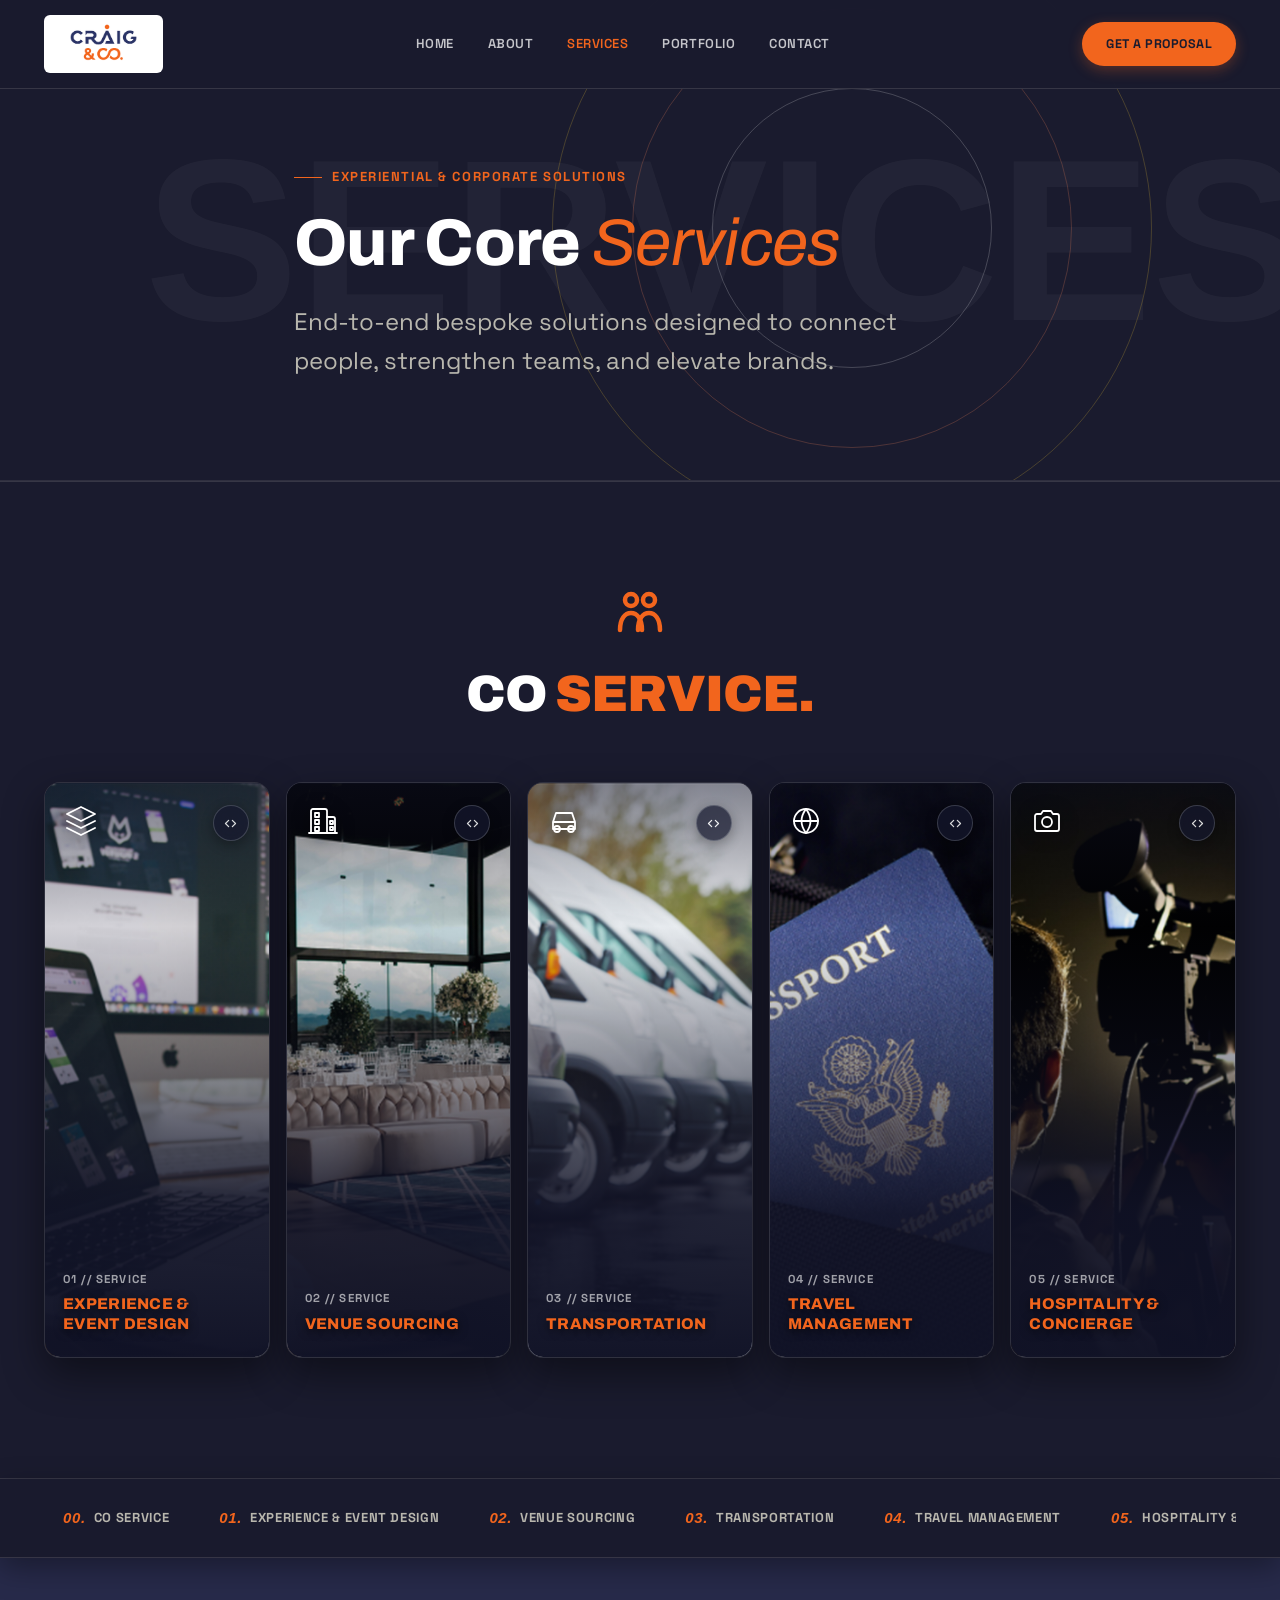
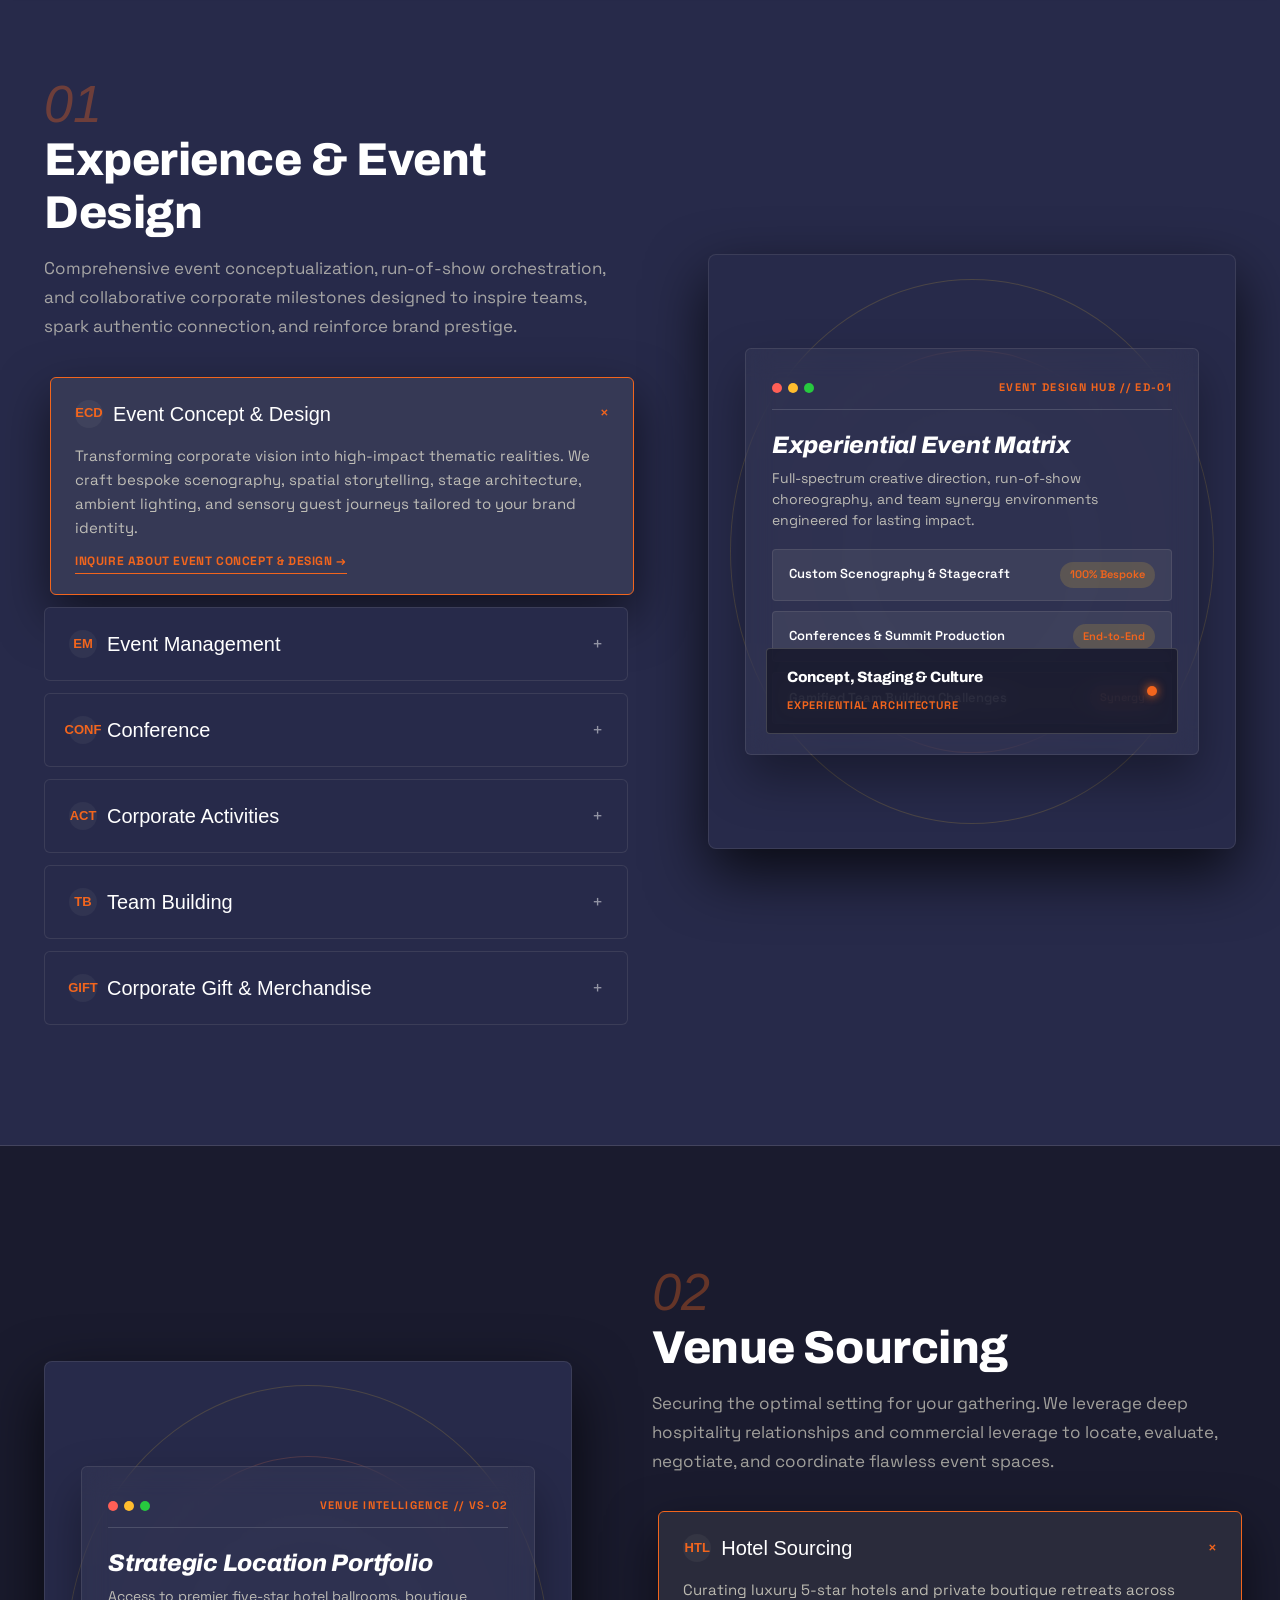
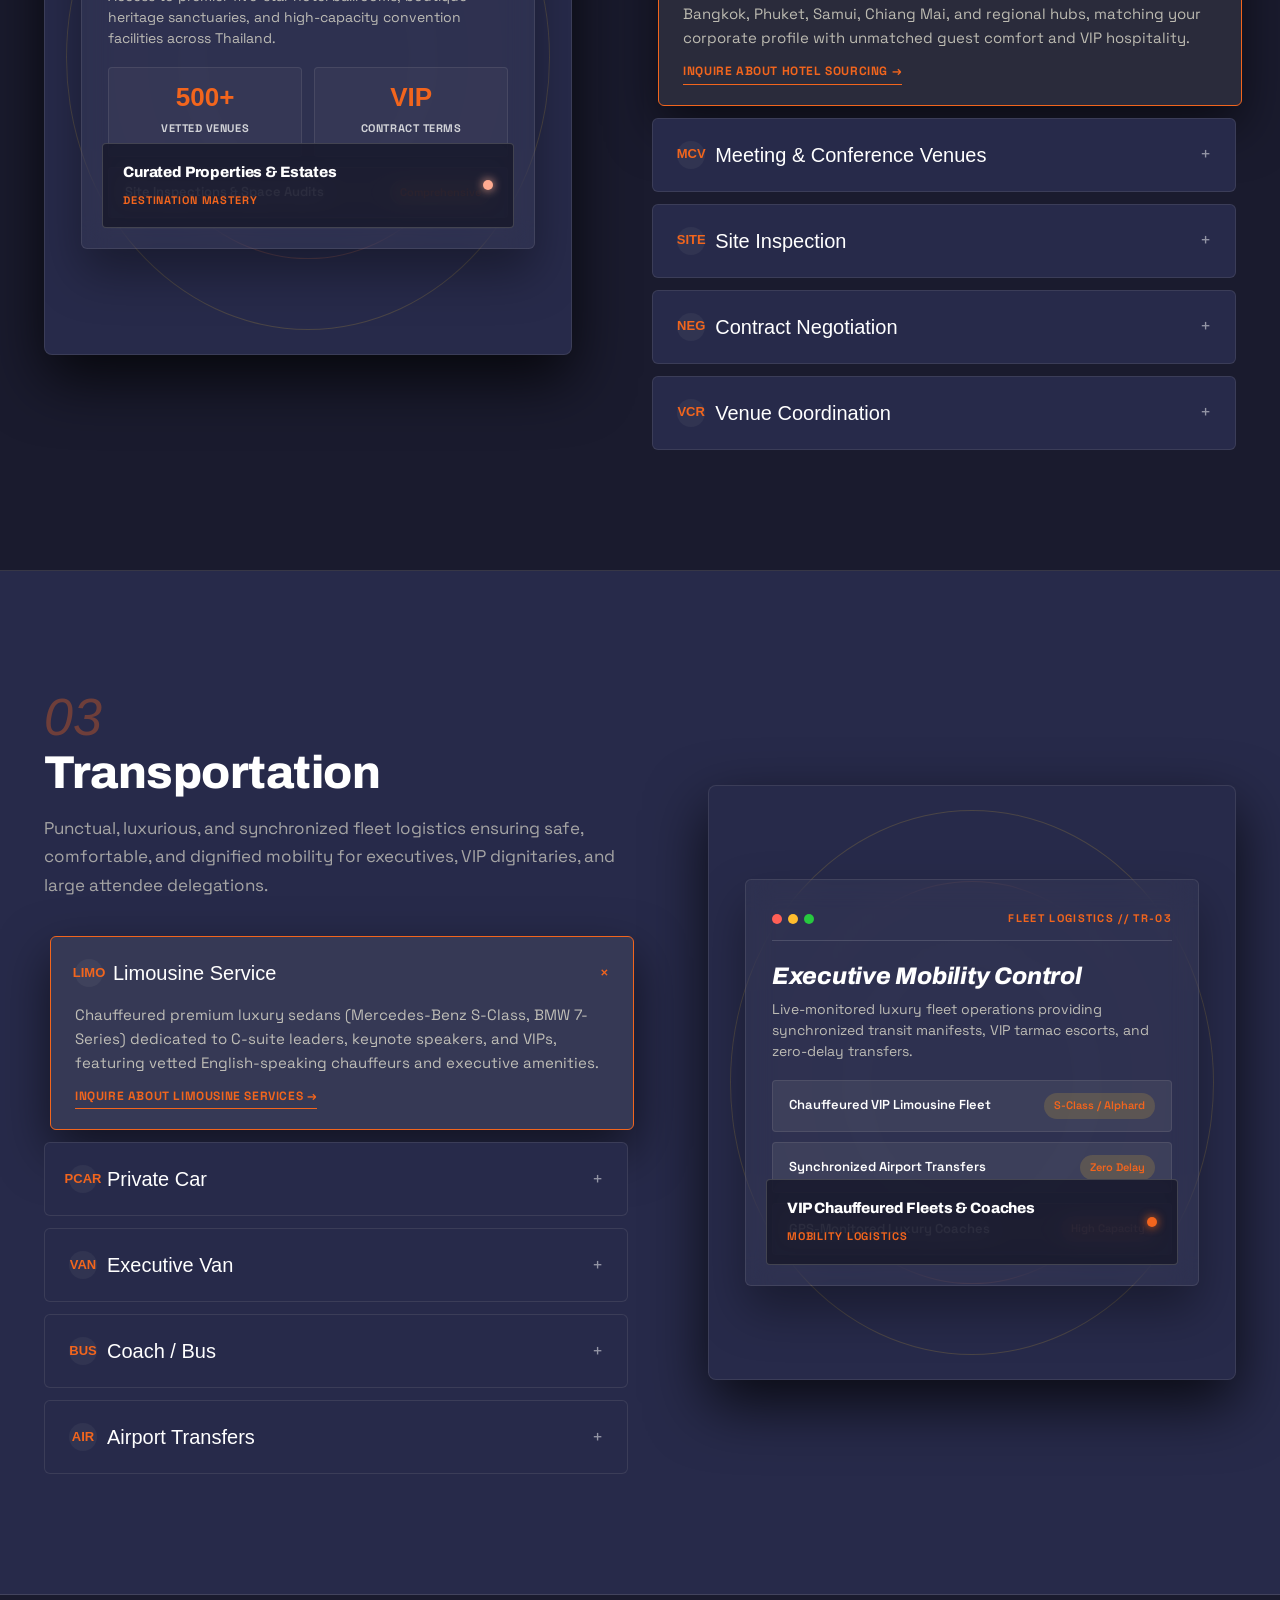
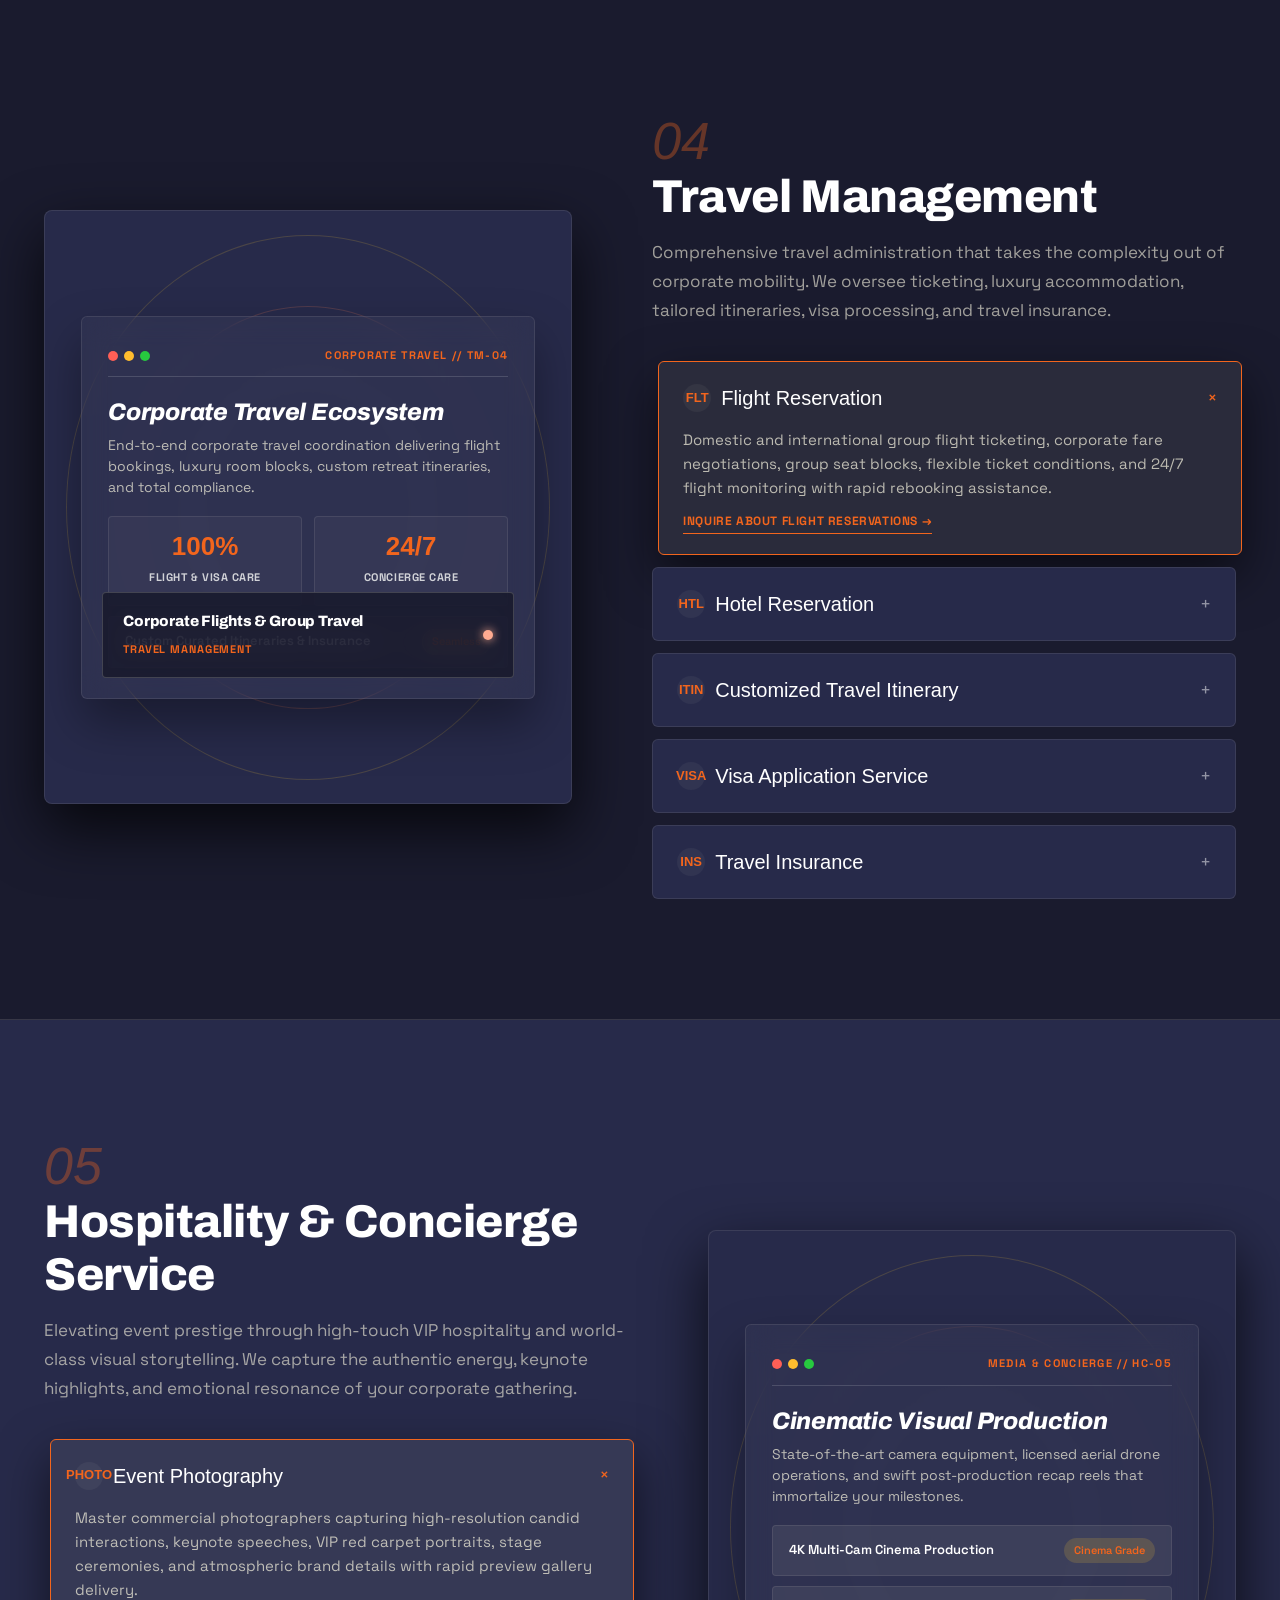
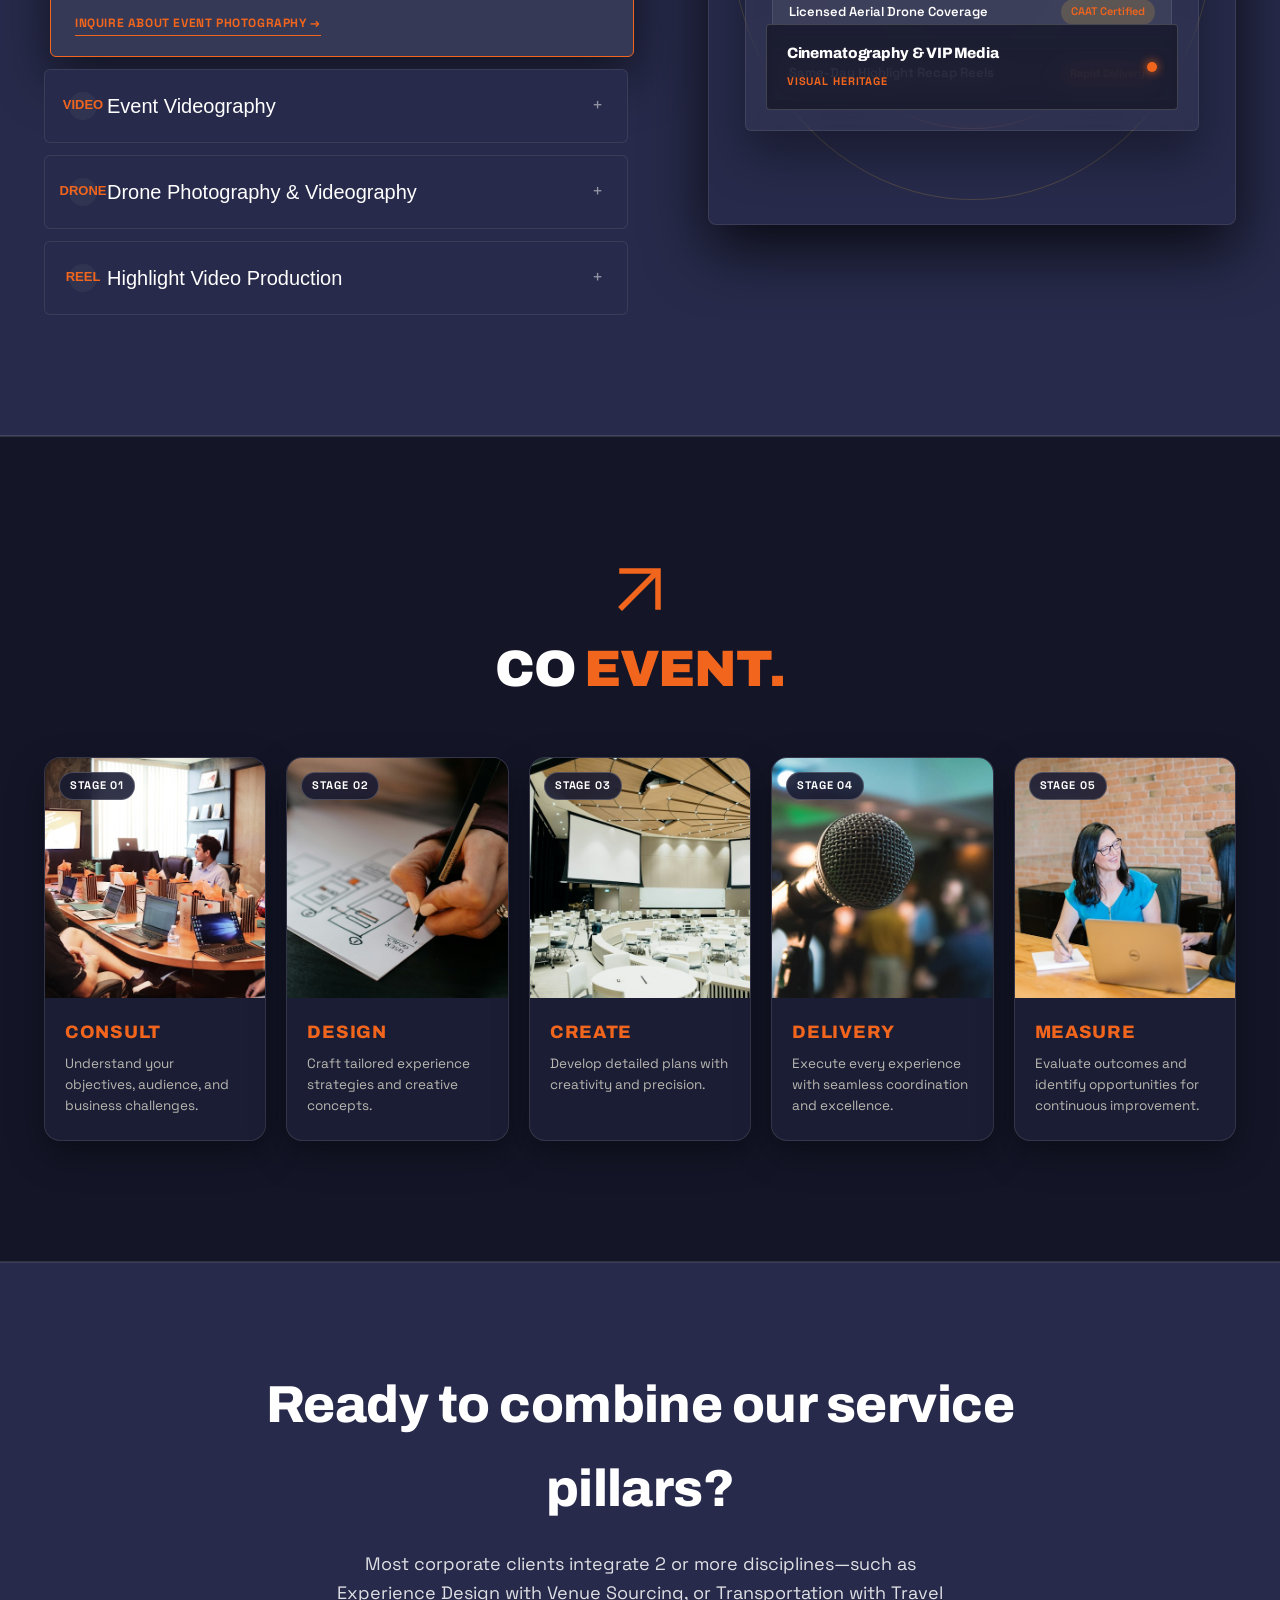
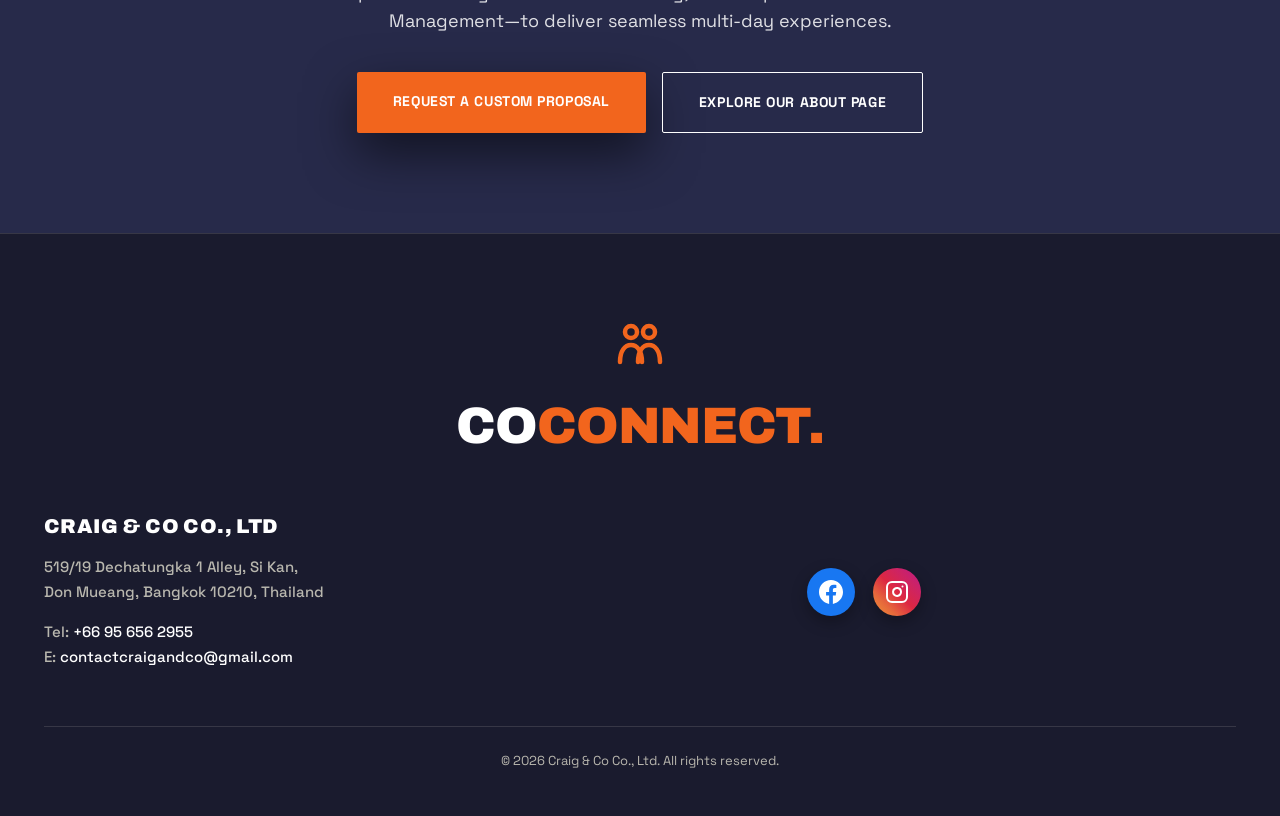
<file: services.html>
<!DOCTYPE html>
<html lang="en">
<head>
<meta charset="UTF-8">
<meta name="viewport" content="width=device-width, initial-scale=1.0">
<title>Our Core Services — Craig & Co. | Bespoke Experience House Agency</title>
<link rel="preconnect" href="https://fonts.googleapis.com">
<link rel="preconnect" href="https://fonts.gstatic.com" crossorigin>
<link href="https://fonts.googleapis.com/css2?family=Space+Grotesk:wght@400;500;600;700&family=Archivo:wght@600;700;800;900&display=swap" rel="stylesheet">

<style>
  :root {
    /* Design 5 Core Tokens */
    --bg-canvas: #1A1B2E;
    --bg-card: #272A4A;
    --bg-card-hover: #31355B;
    --navy-deep: #FFFFFF;
    --navy-muted: rgba(229, 227, 210, 0.78);
    --orange: #F2651D;
    --orange-hover: #D95412;
    --orange-light: rgba(242, 101, 29, 0.18);
    --electric-blue: #607FF3;

    /* Legacy Map */
    --serif: 'Space Grotesk', sans-serif;
    --navy: #FFFFFF;
    --navy-light: #E5E3D2;
    --gold: #F2651D;
    --gold-light: #D95412;
    --charcoal: rgba(229, 227, 210, 0.78);
    --cream: #1A1B2E;
    --terracotta: #F2651D;
    --terracotta-light: #F5A56B;
    --cream-2: #272A4A;
    --line: rgba(229, 227, 210, 0.14);
    --line-light: rgba(229, 227, 210, 0.28);
    --shadow-sm: 0 10px 30px rgba(0, 0, 0, 0.35);
    --shadow-md: 0 20px 50px rgba(0, 0, 0, 0.55);
    --shadow-lg: 0 24px 60px rgba(0, 0, 0, 0.75);
  }
  
  * { margin:0; padding:0; box-sizing:border-box; }
  html { scroll-behavior:smooth; }
  body {
    font-family: 'Space Grotesk', -apple-system, BlinkMacSystemFont, sans-serif;
    background: var(--bg-canvas);
    color: var(--charcoal);
    line-height: 1.6;
    overflow-x: hidden;
  }
  
  h1, h2, h3, h4, h5, .display {
    font-family: 'Archivo', sans-serif;
    font-weight: 800;
    color: var(--navy-deep);
    letter-spacing: -0.01em;
  }
  
  a { color:inherit; text-decoration:none; }
  .wrap { max-width:1740px; margin:0 auto; padding:0 44px; }

  /* Ripple motif - signature element */
  .ripple {
    position: absolute;
    border-radius: 50%;
    border: 1px solid rgba(212,175,55,0.35);
    pointer-events: none;
    transition: all 0.5s ease;
  }

  /* NAV */
  header {
            position: fixed;
            top: 0;
            left: 0;
            right: 0;
            z-index: 200;
            background: rgba(26, 27, 46, 0.92);
            backdrop-filter: blur(16px);
            -webkit-backdrop-filter: blur(16px);
            border-bottom: 1px solid var(--line);
            transition: all 0.3s ease;
  }
  nav.wrap {
    display: flex; align-items: center; justify-content: space-between;
    height: 88px;
  }
  .nav-brand {
            display: flex;
            align-items: center;
            text-decoration: none;
  }
  .nav-logo-img {
            height: 58px;
            width: auto;
            object-fit: contain;
            background: #FFFFFF;
            padding: 5px 12px;
            border-radius: 6px;
            transition: transform 0.25s ease;
  }
  .nav-brand:hover .nav-logo-img { transform: scale(1.04); }
  .navlinks {
            display: flex;
            align-items: center;
            gap: 34px;
            font-size: 13px;
            font-weight: 600;
            letter-spacing: 0.04em;
            text-transform: uppercase;
  }
  .navlinks a { position:relative; padding:6px 0; color:var(--navy); opacity:0.75; transition:all .2s; }
  .navlinks a:hover, .navlinks a.active { opacity:1; color:var(--orange); }
  .navcta {
            background: var(--orange);
            color: var(--bg-canvas);
            padding: 12px 24px;
            font-size: 12.5px;
            font-weight: 700;
            letter-spacing: 0.04em;
            text-transform: uppercase;
            border-radius: 100px;
            transition: all 0.25s;
            box-shadow: 0 4px 14px rgba(242, 101, 29, 0.3);
  }
  .navcta:hover {
            background: var(--electric-blue);
            color: #FFFFFF;
            transform: translateY(-2px);
            box-shadow: 0 6px 20px rgba(96, 127, 243, 0.4);
  }
  @media(max-width:860px){ .navlinks{display:none;} }

  /* SECTION 1: PAGE HEADER (HERO WITH NAVY BLUE ACCENT) */
  .page-header {
    position: relative;
    padding: 160px 0 100px;
    background: var(--bg-canvas);
    color: var(--navy-deep);
    overflow: hidden;
    border-bottom: 1px solid rgba(229, 227, 210, 0.1);
  }
  .header-bg-typography {
    position: absolute;
    right: -2%;
    top: 50%;
    transform: translateY(-50%);
    font-family: 'Helvetica Neue', Helvetica, Arial, sans-serif;
    font-size: clamp(100px, 18vw, 240px);
    font-weight: 600;
    color: rgba(249,249,247,0.04);
    white-space: nowrap;
    pointer-events: none;
    user-select: none;
    z-index: 0;
  }
  .header-rings {
    position: absolute;
    right: 10%;
    top: -15%;
    width: 600px;
    height: 600px;
    pointer-events: none;
  }
  .header-rings .ripple:nth-child(1) { width: 600px; height: 600px; top: 0; left: 0; border-color: rgba(212,175,55,0.25); }
  .header-rings .ripple:nth-child(2) { width: 440px; height: 440px; top: 80px; left: 80px; border-color: rgba(200,109,81,0.3); }
  .header-rings .ripple:nth-child(3) { width: 280px; height: 280px; top: 160px; left: 160px; border-color: rgba(249,249,247,0.2); }
  
  .header-content {
    position: relative;
    z-index: 2;
    max-width: 780px;
  }
  .eyebrow {
    display: inline-flex; align-items: center; gap: 10px;
    font-size: 13px; font-weight: 700; letter-spacing: 0.12em; text-transform: uppercase;
    color: var(--orange); margin-bottom: 20px;
  }
  .eyebrow::before { content: ''; width: 28px; height: 1px; background: var(--orange); }
  .page-header h1 {
    font-size: clamp(44px, 5.5vw, 66px);
    line-height: 1.08;
    margin-bottom: 24px;
    color: var(--navy-deep);
  }
  .page-header h1 em {
    font-style: italic;
    color: var(--orange);
    font-weight: 400;
  }
  .page-header .subheadline {
    font-size: clamp(18px, 2.2vw, 24px);
    color: var(--navy-muted);
    line-height: 1.6;
    max-width: 680px;
    font-weight: 400;
  }

  /* QUICK JUMP PILLAR BAR */
  .quick-nav {
    position: sticky;
    top: 78px;
    z-index: 90;
    background: rgba(26,27,46,0.96);
    backdrop-filter: blur(10px);
    border-bottom: 1px solid var(--line);
    padding: 14px 0;
    box-shadow: var(--shadow-sm);
  }
  .quick-nav-list {
    display: flex;
    justify-content: space-between;
    align-items: center;
    gap: 12px;
    overflow-x: auto;
    padding: 4px 0;
    scrollbar-width: none;
  }
  .quick-nav-list::-webkit-scrollbar { display: none; }
  .quick-tab {
    padding: 8px 18px;
    font-size: 13px; font-weight: 700; text-transform: uppercase; letter-spacing: 0.05em;
    border-radius: 30px;
    border-radius: 30px;
    color: var(--navy-muted);
    border: 1px solid transparent;
    transition: all 0.25s;
    white-space: nowrap;
    display: flex; align-items: center; gap: 8px;
  }
  .quick-tab span {
    font-family: 'Helvetica Neue', Helvetica, Arial, sans-serif; font-style: italic; color: var(--terracotta); font-size: 15px;
  }
  .quick-tab:hover, .quick-tab.active {
    background: var(--orange); color: #fff; border-color: var(--orange);
  }
  .quick-tab:hover span, .quick-tab.active span { color: #fff; }

  /* COMMON PILLAR SECTION STYLES */
  section.service-pillar {
    padding: 120px 0;
    position: relative;
    border-bottom: 1px solid var(--line);
  }
  section.service-pillar:nth-child(even) {
    background: var(--bg-canvas);
  }
  section.service-pillar:nth-child(odd) {
    background: var(--bg-card);
  }
  
  .pillar-grid {
    display: grid;
    grid-template-columns: 1.05fr 0.95fr;
    gap: 80px;
    align-items: center;
  }
  /* Alternating Layout Support */
  .pillar-grid.reverse {
    grid-template-columns: 0.95fr 1.05fr;
  }
  .pillar-grid.reverse .pillar-text {
    order: 2;
  }
  .pillar-grid.reverse .pillar-visual {
    order: 1;
  }

  .pillar-header {
    margin-bottom: 36px;
  }
  .pillar-num {
    font-family: 'Helvetica Neue', Helvetica, Arial, sans-serif;
    font-style: italic;
    font-size: 52px;
    color: var(--terracotta);
    opacity: 0.35;
    line-height: 1;
    margin-bottom: 4px;
  }
  .pillar-title {
    font-size: clamp(34px, 4vw, 46px);
    color: var(--navy-deep);
    line-height: 1.15;
    margin-bottom: 14px;
  }
  .pillar-desc {
    font-size: 17px;
    color: var(--navy-muted);
    opacity: 0.85;
    line-height: 1.7;
  }

  /* INTERACTIVE SERVICE ITEM ACCORDIONS / CARDS */
  .service-items-list {
    display: flex;
    flex-direction: column;
    gap: 12px;
  }
  .service-item-card {
    background: var(--bg-card);
    border: 1px solid rgba(229, 227, 210, 0.1);
    border-radius: 6px;
    padding: 20px 24px;
    transition: all 0.3s cubic-bezier(0.16, 1, 0.3, 1);
    cursor: pointer;
    position: relative;
    overflow: hidden;
  }
  .service-item-card:hover, .service-item-card.active {
    background: rgba(229, 227, 210, 0.08);
    border-color: var(--terracotta);
    box-shadow: var(--shadow-md);
    transform: translateX(6px);
  }
  .service-item-card::left {
    content: '';
    position: absolute; left: 0; top: 0; bottom: 0; width: 4px;
    background: var(--terracotta);
    transform: scaleY(0);
    transition: transform 0.3s ease;
  }
  .service-item-card:hover::left, .service-item-card.active::left {
    transform: scaleY(1);
  }
  
  .item-top {
    display: flex;
    justify-content: space-between;
    align-items: center;
  }
  .item-title {
    font-family: 'Helvetica Neue', Helvetica, Arial, sans-serif;
    font-size: 20px;
    color: var(--navy-deep);
    font-weight: 500;
    display: flex;
    align-items: center;
    gap: 10px;
  }
  .item-icon {
    width: 28px; height: 28px;
    border-radius: 50%;
    background: rgba(229, 227, 210, 0.05);
    color: var(--terracotta);
    display: flex; align-items: center; justify-content: center;
    font-size: 13px; font-weight: 700;
    transition: all 0.25s;
  }
  .service-item-card:hover .item-icon {
    background: var(--terracotta); color: var(--cream);
  }
  .item-toggle {
    font-size: 18px; color: var(--navy); opacity: 0.5; transition: transform 0.3s ease;
  }
  .service-item-card.active .item-toggle {
    transform: rotate(45deg); color: var(--terracotta); opacity: 1;
  }
  
  .item-content {
    max-height: 0;
    overflow: hidden;
    transition: max-height 0.4s ease, padding-top 0.4s ease, opacity 0.4s ease;
    opacity: 0;
    font-size: 15px;
    color: var(--navy-muted);
    opacity: 0.85;
    line-height: 1.6;
  }
  .service-item-card.active .item-content {
    max-height: 200px;
    padding-top: 14px;
    opacity: 1;
  }
  .item-cta {
    display: inline-block;
    margin-top: 12px;
    font-size: 12px; font-weight: 700; text-transform: uppercase; letter-spacing: 0.05em;
    color: var(--terracotta);
    border-bottom: 1px solid var(--terracotta);
    padding-bottom: 2px;
  }

  /* PURE CSS UI MOCKUP VISUALS (THE 4 PILLAR ARCHITECTURAL DASHBOARDS) */
  .pillar-visual {
    position: relative;
    aspect-ratio: 4/4.5;
    border-radius: 8px;
    overflow: hidden;
    box-shadow: var(--shadow-lg);
    border: 1px solid rgba(229, 227, 210, 0.1);
    background: var(--bg-card);
    display: flex;
    align-items: center;
    justify-content: center;
    padding: 36px;
  }
  /* Pillar 2 & 4 visual styling variations */
  .pillar-visual.theme-ops {
    background: var(--bg-card);
  }
  .pillar-visual.theme-travel {
    background: var(--bg-card);
  }
  .pillar-visual.theme-events {
    background: var(--bg-card);
  }

  .mockup-rings {
    position: absolute; inset: 0; pointer-events: none;
    display: flex; align-items: center; justify-content: center;
  }
  .mockup-rings .ripple:nth-child(1) { width: 92%; height: 92%; border-color: rgba(212,175,55,0.2); }
  .mockup-rings .ripple:nth-child(2) { width: 68%; height: 68%; border-color: rgba(200,109,81,0.25); }
  .mockup-rings .ripple:nth-child(3) { width: 44%; height: 44%; border-color: rgba(249,249,247,0.15); }

  .mockup-card {
    position: relative; z-index: 2;
    background: rgba(229, 227, 210, 0.04);
    backdrop-filter: blur(14px);
    border: 1px solid rgba(229, 227, 210, 0.1);
    border-radius: 6px;
    padding: 30px 26px;
    width: 100%;
    box-shadow: 0 24px 48px rgba(0,0,0,0.35);
    display: flex; flex-direction: column; gap: 20px;
    transition: transform 0.4s ease, box-shadow 0.4s ease;
  }
  .pillar-visual:hover .mockup-card {
    transform: translateY(-6px) scale(1.02);
    box-shadow: 0 32px 64px rgba(0,0,0,0.45);
  }
  
  .mockup-header {
    display: flex; align-items: center; justify-content: space-between;
    border-bottom: 1px solid rgba(249,249,247,0.15); padding-bottom: 12px;
  }
  .mockup-dots { display: flex; gap: 6px; }
  .mockup-dots span { width: 10px; height: 10px; border-radius: 50%; display: inline-block; }
  .mockup-dots span:nth-child(1) { background: #ff5f56; }
  .mockup-dots span:nth-child(2) { background: #ffbd2e; }
  .mockup-dots span:nth-child(3) { background: #27c93f; }
  .mockup-tag {
    font-size: 11px; font-weight: 700; letter-spacing: 0.12em; text-transform: uppercase; color: var(--gold);
  }
  
  .mockup-body h3 {
    font-size: 24px; color: var(--navy-deep); line-height: 1.25; margin-bottom: 8px; font-style: italic;
  }
  .mockup-body p {
    font-size: 14px; color: var(--navy-muted); line-height: 1.5; margin-bottom: 18px;
  }

  /* Specific Mockup UI Elements */
  .mockup-list {
    display: flex; flex-direction: column; gap: 10px;
  }
  .mockup-row {
    background: rgba(229, 227, 210, 0.08);
    border: 1px solid rgba(229, 227, 210, 0.1);
    padding: 12px 16px;
    border-radius: 4px;
    display: flex; align-items: center; justify-content: space-between;
    font-size: 13px; color: var(--navy-deep); font-weight: 600;
  }
  .mockup-row span.badge {
    background: rgba(212,175,55,0.2); color: var(--gold); padding: 4px 10px; border-radius: 20px; font-size: 11px;
  }
  .mockup-row span.badge-terra {
    background: rgba(200,109,81,0.25); color: #ffab91; padding: 4px 10px; border-radius: 20px; font-size: 11px;
  }

  .mockup-grid-2 {
    display: grid; grid-template-columns: 1fr 1fr; gap: 12px;
  }
  .mockup-stat-box {
    background: rgba(229, 227, 210, 0.04);
    border: 1px solid rgba(229, 227, 210, 0.1);
    padding: 16px; border-radius: 4px; text-align: center;
  }
  .mockup-stat-box strong {
    display: block; font-family: 'Helvetica Neue', Helvetica, Arial, sans-serif; font-size: 26px; color: var(--gold); line-height: 1; margin-bottom: 4px;
  }
  .mockup-stat-box span {
    font-size: 11px; font-weight: 700; text-transform: uppercase; letter-spacing: 0.05em; color: rgba(249,249,247,0.8);
  }

  .visual-badge {
    position: absolute; bottom: 20px; left: 20px; right: 20px;
    background: rgba(26,27,46,0.92);
    backdrop-filter: blur(10px);
    padding: 16px 20px;
    border: 1px solid rgba(229, 227, 210, 0.2);
    border-radius: 4px;
    z-index: 3;
    color: var(--cream);
    display: flex; align-items: center; justify-content: space-between;
  }
  .visual-badge-text h5 { font-size: 15px; color: var(--navy-deep); margin-bottom: 2px; }
  .visual-badge-text span { font-size: 11px; color: var(--gold); text-transform: uppercase; letter-spacing: 0.08em; font-weight: 700; }

  @media(max-width:960px){
    .pillar-grid, .pillar-grid.reverse { grid-template-columns: 1fr; gap: 50px; }
    .pillar-grid.reverse .pillar-text { order: 1; }
    .pillar-grid.reverse .pillar-visual { order: 2; }
  }

  /* PACKAGE BUILDER / PROPOSAL BANNER */
  .package-banner {
    background: var(--bg-card);
    color: var(--navy-deep);
    padding: 100px 0;
    text-align: center;
    position: relative;
    overflow: hidden;
    border-top: 1px solid rgba(229, 227, 210, 0.1);
  }
  .package-banner h2 { color: var(--navy-deep); font-size: clamp(34px, 4.5vw, 52px); margin-bottom: 20px; max-width: 760px; margin-left: auto; margin-right: auto; }
  .package-banner p { font-size: 18px; opacity: 0.85; max-width: 620px; margin: 0 auto 36px; }
  .btn {
    padding: 18px 36px; font-size: 14px; font-weight: 700; letter-spacing: 0.04em; text-transform: uppercase;
    border-radius: 2px; transition: all .25s; display: inline-block; cursor: pointer; border: none;
  }
  .btn-primary { background: var(--orange); color: #fff; box-shadow: var(--shadow-md); }
  .btn-primary:hover { background: var(--orange-hover); color: #fff; transform: translateY(-2px); }
  .btn-outline { border: 1px solid var(--navy-deep); color: var(--navy-deep); background: transparent; }
  .btn-outline:hover { background: rgba(229, 227, 210, 0.1); color: var(--navy-deep); }

  /* ─── SECTION 5: CO CONNECT. (FOOTER CONTACT) ──────────────── */
        .sec-connect {
            padding: 80px 0 44px;
            border-top: 1px solid var(--line);
            background-color: var(--bg-canvas);
        }

        .connect-wrap {
            max-width: 1740px;
            margin: 0 auto;
            padding: 0 44px;
        }

        .connect-split {
            display: grid;
            grid-template-columns: 1.25fr 0.75fr;
            align-items: center;
            margin-top: 40px;
            gap: 48px;
        }

        .connect-info {
            max-width: 600px;
        }

        .connect-company-name {
            font-size: 20px;
            font-weight: 900;
            text-transform: uppercase;
            letter-spacing: 0.02em;
            color: var(--navy);
            margin-bottom: 16px;
            line-height: 1.25;
            font-family: 'Archivo', sans-serif;
        }

        .connect-address {
            font-size: 15px;
            color: var(--navy-muted);
            line-height: 1.65;
            margin-bottom: 16px;
            font-weight: 500;
        }

        .connect-direct {
            font-size: 15px;
            color: var(--navy-muted);
            line-height: 1.65;
            font-weight: 500;
        }

        .connect-direct p {
            margin: 0;
        }

        .connect-direct a {
            color: var(--navy);
            text-decoration: none;
            transition: color 0.2s ease;
        }

        .connect-direct a:hover {
            color: var(--orange);
        }

        .connect-social-wrapper {
            display: flex;
            align-items: center;
            justify-content: flex-start;
        }

        .connect-social-group {
            display: flex;
            align-items: center;
            gap: 18px;
        }

        .social-btn {
            display: inline-flex;
            align-items: center;
            justify-content: center;
            width: 48px;
            height: 48px;
            transition: transform 0.25s cubic-bezier(0.16, 1, 0.3, 1), box-shadow 0.25s ease;
            box-shadow: 0 6px 16px rgba(0, 0, 0, 0.3);
            text-decoration: none;
        }

        .social-btn:hover {
            transform: translateY(-3px) scale(1.08);
            box-shadow: 0 10px 24px rgba(0, 0, 0, 0.5);
        }

        .social-btn.btn-fb {
            background: #1877F2;
            border-radius: 50%;
        }

        .social-btn.btn-fb svg {
            width: 24px;
            height: 24px;
        }

        .social-btn.btn-ig {
            background: linear-gradient(45deg, #f09433 0%, #e6683c 25%, #dc2743 50%, #cc2366 75%, #bc1888 100%);
            border-radius: 50%;
        }

        .social-btn.btn-ig svg {
            width: 24px;
            height: 24px;
        }

        .copyright-bar {
            margin-top: 56px;
            padding-top: 24px;
            border-top: 1px solid var(--line);
            font-size: 13px;
            color: var(--navy-muted);
            text-align: center;
        }

        @media (max-width: 860px) {
            .connect-split {
                grid-template-columns: 1fr;
                gap: 32px;
            }
        }
        
        .section-header-centered {
            text-align: center;
            display: flex;
            flex-direction: column;
            align-items: center;
            margin-bottom: 60px;
        }

        .co-icon-wrapper {
            width: 64px;
            height: 64px;
            margin-bottom: 20px;
        }

        .co-svg-icon {
            width: 100%;
            height: 100%;
            display: block;
        }

        .section-main-title {
            font-size: clamp(36px, 4vw, 56px);
            font-family: 'Archivo', sans-serif;
            font-weight: 900;
            letter-spacing: -0.02em;
            line-height: 1.1;
            text-transform: uppercase;
        }

        .co-part {
            color: #FFFFFF;
        }

        .keyword-part {
            color: var(--orange);
        }

        /* ─── SECTION 2: CO SERVICE. (5 HERO PORTRAIT CARDS WITH HOVER REVEAL) ─── */
        .sec-solutions {
            padding: 100px 0 120px;
            border-top: 1px solid var(--line);
            border-bottom: 1px solid var(--line);
            position: relative;
            background: var(--bg-canvas);
        }

        .solutions-grid {
            display: grid;
            grid-template-columns: repeat(5, 1fr);
            gap: 16px;
            align-items: stretch;
        }

        .sol-card {
            position: relative;
            border-radius: 16px;
            overflow: hidden;
            min-height: 540px;
            height: clamp(520px, 45vw, 620px);
            background: #121426;
            border: 1px solid rgba(229, 227, 210, 0.14);
            box-shadow: 0 16px 40px rgba(0, 0, 0, 0.45);
            display: flex;
            flex-direction: column;
            justify-content: flex-end;
            cursor: pointer;
            text-decoration: none;
            transition: transform 0.5s cubic-bezier(0.16, 1, 0.3, 1), 
                        box-shadow 0.5s cubic-bezier(0.16, 1, 0.3, 1), 
                        border-color 0.4s ease;
            outline: none;
            user-select: none;
            -webkit-user-select: none;
        }

        .sol-card:hover,
        .sol-card:focus-visible,
        .sol-card.active {
            transform: translateY(-8px);
            box-shadow: 0 30px 70px rgba(0, 0, 0, 0.7);
            border-color: rgba(242, 101, 29, 0.5);
        }

        /* Full Height Background Image */
        .sol-media {
            position: absolute;
            inset: 0;
            width: 100%;
            height: 100%;
            margin: 0;
            overflow: hidden;
            z-index: 1;
            background: #161933;
        }

        .sol-media img {
            width: 100%;
            height: 100%;
            object-fit: cover;
            object-position: center 25%;
            transition: transform 0.75s cubic-bezier(0.16, 1, 0.3, 1), filter 0.6s ease;
        }

        .sol-card:hover .sol-media img,
        .sol-card:focus-visible .sol-media img,
        .sol-card.active .sol-media img {
            transform: scale(1.08);
            filter: brightness(0.75) contrast(1.1);
        }

        /* Gradient Overlay for Text Readability */
        .sol-overlay {
            position: absolute;
            inset: 0;
            z-index: 2;
            pointer-events: none;
            background: linear-gradient(
                180deg, 
                rgba(16, 18, 38, 0.5) 0%, 
                rgba(16, 18, 38, 0.05) 25%, 
                rgba(16, 18, 38, 0.45) 50%, 
                rgba(16, 18, 38, 0.92) 75%, 
                rgba(16, 18, 38, 0.99) 100%
            );
            transition: background 0.5s cubic-bezier(0.16, 1, 0.3, 1);
        }

        .sol-card:hover .sol-overlay,
        .sol-card:focus-visible .sol-overlay,
        .sol-card.active .sol-overlay {
            background: linear-gradient(
                180deg, 
                rgba(16, 18, 38, 0.7) 0%, 
                rgba(16, 18, 38, 0.3) 20%, 
                rgba(16, 18, 38, 0.75) 45%, 
                rgba(16, 18, 38, 0.97) 70%, 
                rgba(16, 18, 38, 1) 100%
            );
        }

        /* Top Icon */
        .sol-top-icon {
            position: absolute;
            top: 22px;
            left: 20px;
            z-index: 3;
            width: 32px;
            height: 32px;
            color: #FFFFFF;
            display: flex;
            align-items: center;
            justify-content: center;
            filter: drop-shadow(0 2px 8px rgba(0, 0, 0, 0.7));
            transition: transform 0.4s ease, color 0.4s ease;
        }

        .sol-top-icon svg {
            width: 100%;
            height: 100%;
        }

        .sol-card:hover .sol-top-icon,
        .sol-card:focus-visible .sol-top-icon,
        .sol-card.active .sol-top-icon {
            transform: translateY(-2px) scale(1.08);
            color: var(--orange);
        }

        /* Circular Navigation Badge (< >) */
        .sol-ref-badge {
            position: absolute;
            top: 22px;
            right: 20px;
            z-index: 3;
            width: 36px;
            height: 36px;
            border-radius: 50%;
            background: rgba(22, 25, 48, 0.85);
            backdrop-filter: blur(8px);
            -webkit-backdrop-filter: blur(8px);
            border: 1px solid rgba(255, 255, 255, 0.2);
            color: #FFFFFF;
            display: flex;
            align-items: center;
            justify-content: center;
            box-shadow: 0 4px 14px rgba(0, 0, 0, 0.4);
            opacity: 0.85;
            transition: all 0.35s cubic-bezier(0.16, 1, 0.3, 1);
        }

        .sol-ref-badge svg {
            width: 15px;
            height: 15px;
        }

        .sol-card:hover .sol-ref-badge,
        .sol-card:focus-visible .sol-ref-badge,
        .sol-card.active .sol-ref-badge {
            opacity: 1;
            transform: scale(1.1);
            background: var(--orange);
            border-color: var(--orange);
            box-shadow: 0 6px 20px rgba(242, 101, 29, 0.5);
        }

        /* Bottom Content Area */
        .sol-content {
            position: relative;
            z-index: 3;
            padding: 24px 18px;
            text-align: left;
            width: 100%;
            display: flex;
            flex-direction: column;
            justify-content: flex-end;
        }

        .sol-card-num {
            font-size: 11.5px;
            font-weight: 700;
            color: rgba(255, 255, 255, 0.6);
            letter-spacing: 0.1em;
            margin-bottom: 6px;
            font-family: 'Space Grotesk', sans-serif;
            text-transform: uppercase;
        }

        /* Bold Orange Title */
        .sol-title {
            color: var(--orange);
            font-size: clamp(15.5px, 1.22vw, 18.5px);
            font-weight: 800;
            text-transform: uppercase;
            letter-spacing: 0.02em;
            line-height: 1.25;
            font-family: 'Archivo', sans-serif;
            margin-bottom: 0;
            text-shadow: 0 2px 10px rgba(0, 0, 0, 0.7);
            transition: transform 0.45s cubic-bezier(0.16, 1, 0.3, 1), 
                        margin-bottom 0.45s cubic-bezier(0.16, 1, 0.3, 1);
        }

        .sol-card:hover .sol-title,
        .sol-card:focus-visible .sol-title,
        .sol-card.active .sol-title {
            margin-bottom: 12px;
        }

        /* Drawer for Hover Description */
        .sol-desc-drawer {
            max-height: 0;
            opacity: 0;
            transform: translateY(18px);
            overflow: hidden;
            transition: max-height 0.5s cubic-bezier(0.16, 1, 0.3, 1), 
                        opacity 0.4s ease, 
                        transform 0.5s cubic-bezier(0.16, 1, 0.3, 1);
        }

        .sol-card:hover .sol-desc-drawer,
        .sol-card:focus-visible .sol-desc-drawer,
        .sol-card.active .sol-desc-drawer {
            max-height: 320px;
            opacity: 1;
            transform: translateY(0);
        }

        .sol-sublist {
            list-style: none;
            padding: 0;
            margin: 0 0 16px 0;
            display: flex;
            flex-direction: column;
            gap: 5px;
        }

        .sol-sublist li {
            color: rgba(245, 245, 245, 0.92);
            font-size: 12px;
            line-height: 1.35;
            font-family: 'Space Grotesk', sans-serif;
            font-weight: 500;
            display: flex;
            align-items: flex-start;
            gap: 7px;
            text-shadow: 0 1px 4px rgba(0, 0, 0, 0.8);
        }

        .sol-sublist li::before {
            content: '•';
            color: var(--orange);
            font-size: 14px;
            line-height: 1;
            flex-shrink: 0;
        }

        .sol-link {
            display: inline-flex;
            align-items: center;
            gap: 10px;
            font-size: 11.5px;
            text-transform: uppercase;
            letter-spacing: 0.06em;
            font-weight: 700;
            color: #FFFFFF;
            text-decoration: none;
            transition: color 0.3s ease;
        }

        .sol-link .arrow-line {
            display: inline-block;
            width: 32px;
            height: 1.5px;
            background-color: var(--orange);
            position: relative;
            transition: width 0.35s ease, background-color 0.3s ease;
        }

        .sol-link .arrow-line::after {
            content: '';
            position: absolute;
            right: 0;
            top: -3px;
            border: solid var(--orange);
            border-width: 0 1.5px 1.5px 0;
            display: inline-block;
            padding: 2.5px;
            transform: rotate(-45deg);
            transition: border-color 0.3s ease;
        }

        .sol-card:hover .sol-link:hover {
            color: var(--orange);
        }

        .sol-card:hover .sol-link:hover .arrow-line {
            width: 44px;
        }

        @media (max-width: 1200px) {
            .solutions-grid {
                grid-template-columns: repeat(3, 1fr);
                gap: 20px;
            }
            .sol-card {
                height: 540px;
            }
        }

        @media (max-width: 860px) {
            .solutions-grid {
                grid-template-columns: repeat(2, 1fr);
                gap: 18px;
            }
            .sol-card {
                height: 500px;
            }
        }

        @media (max-width: 580px) {
            .solutions-grid {
                grid-template-columns: 1fr;
                gap: 18px;
            }
            .sol-card {
                height: 480px;
            }
            .sol-content {
                padding: 24px 20px;
            }
        }


        /* ─── SECTION: CO EVENT. (5-STAGE EVENT FRAMEWORK) ─── */
        .sec-event {
            padding: 120px 0;
            border-top: 1px solid var(--line);
            border-bottom: 1px solid var(--line);
            position: relative;
            background: #141628;
        }

        .event-grid-5 {
            display: grid;
            grid-template-columns: repeat(5, 1fr);
            gap: 20px;
            align-items: stretch;
            margin-top: 50px;
        }

        .event-step-card {
            background: #1B1D35;
            border: 1px solid rgba(229, 227, 210, 0.12);
            border-radius: 16px;
            overflow: hidden;
            display: flex;
            flex-direction: column;
            box-shadow: 0 14px 35px rgba(0, 0, 0, 0.4);
            transition: transform 0.45s cubic-bezier(0.16, 1, 0.3, 1),
                        box-shadow 0.45s cubic-bezier(0.16, 1, 0.3, 1),
                        border-color 0.4s ease;
        }

        .event-step-card:hover {
            transform: translateY(-8px);
            box-shadow: 0 24px 50px rgba(0, 0, 0, 0.65);
            border-color: rgba(242, 101, 29, 0.45);
        }

        .event-card-media {
            position: relative;
            width: 100%;
            height: 240px;
            overflow: hidden;
            background: #121426;
        }

        .event-card-media img {
            width: 100%;
            height: 100%;
            object-fit: cover;
            object-position: center;
            transition: transform 0.65s cubic-bezier(0.16, 1, 0.3, 1), filter 0.5s ease;
        }

        .event-step-card:hover .event-card-media img {
            transform: scale(1.08);
            filter: brightness(0.85);
        }

        .event-step-badge {
            position: absolute;
            top: 14px;
            left: 14px;
            z-index: 2;
            padding: 4px 10px;
            border-radius: 20px;
            background: rgba(22, 25, 48, 0.88);
            backdrop-filter: blur(8px);
            -webkit-backdrop-filter: blur(8px);
            border: 1px solid rgba(255, 255, 255, 0.2);
            font-size: 11px;
            font-weight: 700;
            letter-spacing: 0.08em;
            color: #FFFFFF;
            font-family: 'Space Grotesk', sans-serif;
            text-transform: uppercase;
        }

        .event-step-card:hover .event-step-badge {
            background: var(--orange);
            border-color: var(--orange);
            box-shadow: 0 4px 12px rgba(242, 101, 29, 0.4);
        }

        .event-card-body {
            padding: 24px 20px;
            display: flex;
            flex-direction: column;
            flex-grow: 1;
            text-align: left;
        }

        .event-step-title {
            color: var(--orange);
            font-size: 18px;
            font-weight: 800;
            text-transform: uppercase;
            letter-spacing: 0.04em;
            font-family: 'Archivo', sans-serif;
            margin-bottom: 10px;
            line-height: 1.2;
            transition: color 0.3s ease;
        }

        .event-step-desc {
            color: rgba(229, 227, 210, 0.78);
            font-size: 13.5px;
            line-height: 1.55;
            font-family: 'Space Grotesk', sans-serif;
            margin: 0;
        }

        @media (max-width: 1200px) {
            .event-grid-5 {
                grid-template-columns: repeat(3, 1fr);
                gap: 20px;
            }
        }

        @media (max-width: 800px) {
            .event-grid-5 {
                grid-template-columns: repeat(2, 1fr);
                gap: 16px;
            }
        }

        @media (max-width: 540px) {
            .event-grid-5 {
                grid-template-columns: 1fr;
                gap: 16px;
            }
            .event-card-media {
                height: 200px;
            }
        }

</style>
</head>
<body>

<!-- HEADER & NAVIGATION -->
<header id="navbar">
    <nav class="wrap">
        <a href="index.html" class="nav-brand" aria-label="Craig &amp; Co. Home">
            <img src="Website Design.png" alt="Craig &amp; Co." class="nav-logo-img">
        </a>
        <div class="navlinks">
            <a href="index.html">Home</a>
            <a href="about.html">About</a>
            <a href="services.html" class="active">Services</a>
            <a href="portfolio.html">Portfolio</a>
            <a href="contact.html">Contact</a>
        </div>
        <a class="navcta" href="contact.html">Get a Proposal</a>
    </nav>
</header>

<!-- SECTION 1: PAGE HEADER -->
<section class="page-header">
  <div class="header-bg-typography">SERVICES</div>
  <div class="header-rings">
    <div class="ripple"></div><div class="ripple"></div><div class="ripple"></div>
  </div>
  <div class="wrap header-content">
    <div class="eyebrow">Experiential &amp; Corporate Solutions</div>
    <h1>Our Core <em>Services</em></h1>
    <p class="subheadline">End-to-end bespoke solutions designed to connect people, strengthen teams, and elevate brands.</p>
  </div>
</section>


<!-- ═════════════════════════════════════════════════════════════
     SECTION: CO SERVICE. (5 TALL CARDS WITH HOVER REVEAL)
     ═════════════════════════════════════════════════════════════ -->
<section class="sec-solutions" id="service">
    <div class="wrap">

        <!-- Section Header with Dual Person Icon -->
        <div class="section-header-centered">
            <div class="co-icon-wrapper">
                <svg class="co-svg-icon" viewBox="0 0 64 64" fill="none" xmlns="http://www.w3.org/2000/svg">
                    <circle cx="23" cy="18" r="6" stroke="#F2651D" stroke-width="4.5" stroke-linecap="round" />
                    <circle cx="41" cy="18" r="6" stroke="#F2651D" stroke-width="4.5" stroke-linecap="round" />
                    <path d="M12 48C12 36.5 17 31 23 31C29 31 34 36.5 34 48" stroke="#F2651D" stroke-width="4.5"
                        stroke-linecap="round" />
                    <path d="M30 48C30 36.5 35 31 41 31C47 31 52 36.5 52 48" stroke="#F2651D" stroke-width="4.5"
                        stroke-linecap="round" />
                </svg>
            </div>
            <h2 class="section-main-title">
                <span class="co-part">CO</span> <span class="keyword-part">SERVICE.</span>
            </h2>
        </div>

        <!-- 5 Tall Portrait Cards with Hover Reveal Description (Ref Design) -->
        <div class="solutions-grid">

            <!-- Card 1: Experience & Event Design -->
            <div class="sol-card" tabindex="0">
                <div class="sol-media">
                    <img src="service_card_1.png" alt="Experience &amp; Event Design" loading="lazy">
                </div>
                <div class="sol-overlay"></div>

                <!-- Top-Left Icon (Isometric Creative Layers) -->
                <div class="sol-top-icon" aria-hidden="true">
                    <svg viewBox="0 0 32 32" fill="none" stroke="currentColor" stroke-width="1.8" stroke-linecap="round" stroke-linejoin="round">
                        <polygon points="16 2 2 9 16 16 30 9 16 2" />
                        <polyline points="2 16 16 23 30 16" />
                        <polyline points="2 23 16 30 30 23" />
                    </svg>
                </div>

                <!-- Top-Right Ref Badge (< >) -->
                <div class="sol-ref-badge" aria-hidden="true">
                    <svg viewBox="0 0 24 24" fill="none" stroke="currentColor" stroke-width="2" stroke-linecap="round" stroke-linejoin="round">
                        <polyline points="9 7 4 12 9 17" />
                        <polyline points="15 7 20 12 15 17" />
                    </svg>
                </div>

                <!-- Bottom Content with Hover Reveal -->
                <div class="sol-content">
                    <div class="sol-card-num">01 // SERVICE</div>
                    <h3 class="sol-title">
                        EXPERIENCE &amp; EVENT DESIGN
                    </h3>
                    <div class="sol-desc-drawer">
                        <ul class="sol-sublist">
                            <li>Event Concept &amp; Design</li>
                            <li>Event Management</li>
                            <li>Conference</li>
                            <li>Corporate activities</li>
                            <li>Team Building</li>
                            <li>Corporate Gift &amp; Merchandise</li>
                        </ul>
                        <a href="#pillar-event-design" class="sol-link">
                            Explore Details <span class="arrow-line"></span>
                        </a>
                    </div>
                </div>
            </div>

            <!-- Card 2: Venue Sourcing -->
            <div class="sol-card" tabindex="0">
                <div class="sol-media">
                    <img src="service_card_2.png" alt="Venue Sourcing" loading="lazy">
                </div>
                <div class="sol-overlay"></div>

                <!-- Top-Left Icon (Venue & Hotel Architecture) -->
                <div class="sol-top-icon" aria-hidden="true">
                    <svg viewBox="0 0 32 32" fill="none" stroke="currentColor" stroke-width="1.8" stroke-linecap="round" stroke-linejoin="round">
                        <path d="M4 28V6a2 2 0 0 1 2-2h12a2 2 0 0 1 2 2v22" />
                        <path d="M20 12h6a2 2 0 0 1 2 2v14" />
                        <line x1="2" y1="28" x2="30" y2="28" />
                        <rect x="8" y="8" width="4" height="4" />
                        <rect x="8" y="15" width="4" height="4" />
                        <rect x="8" y="22" width="4" height="4" />
                        <rect x="23" y="16" width="3" height="3" />
                        <rect x="23" y="22" width="3" height="3" />
                    </svg>
                </div>

                <!-- Top-Right Ref Badge (< >) -->
                <div class="sol-ref-badge" aria-hidden="true">
                    <svg viewBox="0 0 24 24" fill="none" stroke="currentColor" stroke-width="2" stroke-linecap="round" stroke-linejoin="round">
                        <polyline points="9 7 4 12 9 17" />
                        <polyline points="15 7 20 12 15 17" />
                    </svg>
                </div>

                <!-- Bottom Content with Hover Reveal -->
                <div class="sol-content">
                    <div class="sol-card-num">02 // SERVICE</div>
                    <h3 class="sol-title">
                        VENUE SOURCING
                    </h3>
                    <div class="sol-desc-drawer">
                        <ul class="sol-sublist">
                            <li>Hotel Sourcing</li>
                            <li>Meeting &amp; Conference venues</li>
                            <li>Site Inspection</li>
                            <li>Contract Negotiation</li>
                            <li>Venue Coordination</li>
                        </ul>
                        <a href="#pillar-venue" class="sol-link">
                            Explore Details <span class="arrow-line"></span>
                        </a>
                    </div>
                </div>
            </div>

            <!-- Card 3: Transportation -->
            <div class="sol-card" tabindex="0">
                <div class="sol-media">
                    <img src="service_card_3.png" alt="Transportation" loading="lazy">
                </div>
                <div class="sol-overlay"></div>

                <!-- Top-Left Icon (Executive Fleet) -->
                <div class="sol-top-icon" aria-hidden="true">
                    <svg viewBox="0 0 32 32" fill="none" stroke="currentColor" stroke-width="1.8" stroke-linecap="round" stroke-linejoin="round">
                        <path d="M5 17L8 8H24L27 17M5 17H27M5 17V24H27V17" />
                        <circle cx="9" cy="24" r="3" />
                        <circle cx="23" cy="24" r="3" />
                        <line x1="12" y1="17" x2="20" y2="17" />
                    </svg>
                </div>

                <!-- Top-Right Ref Badge (< >) -->
                <div class="sol-ref-badge" aria-hidden="true">
                    <svg viewBox="0 0 24 24" fill="none" stroke="currentColor" stroke-width="2" stroke-linecap="round" stroke-linejoin="round">
                        <polyline points="9 7 4 12 9 17" />
                        <polyline points="15 7 20 12 15 17" />
                    </svg>
                </div>

                <!-- Bottom Content with Hover Reveal -->
                <div class="sol-content">
                    <div class="sol-card-num">03 // SERVICE</div>
                    <h3 class="sol-title">
                        TRANSPORTATION
                    </h3>
                    <div class="sol-desc-drawer">
                        <ul class="sol-sublist">
                            <li>Limousine Service</li>
                            <li>Private Car</li>
                            <li>Executive Van</li>
                            <li>Coach / Bus</li>
                            <li>Airport Transfers</li>
                        </ul>
                        <a href="#pillar-transport" class="sol-link">
                            Explore Details <span class="arrow-line"></span>
                        </a>
                    </div>
                </div>
            </div>

            <!-- Card 4: Travel Management -->
            <div class="sol-card" tabindex="0">
                <div class="sol-media">
                    <img src="service_card_4.png" alt="Travel Management" loading="lazy">
                </div>
                <div class="sol-overlay"></div>

                <!-- Top-Left Icon (Globe & Flight Logistics) -->
                <div class="sol-top-icon" aria-hidden="true">
                    <svg viewBox="0 0 32 32" fill="none" stroke="currentColor" stroke-width="1.8" stroke-linecap="round" stroke-linejoin="round">
                        <circle cx="16" cy="16" r="12" />
                        <path d="M4 16H28M16 4C19 8 20.5 12 20.5 16C20.5 20 19 24 16 28C13 24 11.5 20 11.5 16C11.5 12 13 8 16 4Z" />
                    </svg>
                </div>

                <!-- Top-Right Ref Badge (< >) -->
                <div class="sol-ref-badge" aria-hidden="true">
                    <svg viewBox="0 0 24 24" fill="none" stroke="currentColor" stroke-width="2" stroke-linecap="round" stroke-linejoin="round">
                        <polyline points="9 7 4 12 9 17" />
                        <polyline points="15 7 20 12 15 17" />
                    </svg>
                </div>

                <!-- Bottom Content with Hover Reveal -->
                <div class="sol-content">
                    <div class="sol-card-num">04 // SERVICE</div>
                    <h3 class="sol-title">
                        TRAVEL MANAGEMENT
                    </h3>
                    <div class="sol-desc-drawer">
                        <ul class="sol-sublist">
                            <li>Flight Reservation</li>
                            <li>Hotel Reservation</li>
                            <li>Customized Travel itinerary</li>
                            <li>Visa application Service</li>
                            <li>Travel Insurance</li>
                        </ul>
                        <a href="#pillar-travel" class="sol-link">
                            Explore Details <span class="arrow-line"></span>
                        </a>
                    </div>
                </div>
            </div>

            <!-- Card 5: Hospitality & Concierge Service -->
            <div class="sol-card" tabindex="0">
                <div class="sol-media">
                    <img src="service_card_5.png" alt="Hospitality &amp; Concierge Service" loading="lazy">
                </div>
                <div class="sol-overlay"></div>

                <!-- Top-Left Icon (Camera / Visual Production) -->
                <div class="sol-top-icon" aria-hidden="true">
                    <svg viewBox="0 0 32 32" fill="none" stroke="currentColor" stroke-width="1.8" stroke-linecap="round" stroke-linejoin="round">
                        <path d="M28 24V11a2 2 0 0 0-2-2h-4l-2-3H12L10 9H6a2 2 0 0 0-2 2v13a2 2 0 0 0 2 2h20a2 2 0 0 0 2-2z" />
                        <circle cx="16" cy="17" r="5" />
                    </svg>
                </div>

                <!-- Top-Right Ref Badge (< >) -->
                <div class="sol-ref-badge" aria-hidden="true">
                    <svg viewBox="0 0 24 24" fill="none" stroke="currentColor" stroke-width="2" stroke-linecap="round" stroke-linejoin="round">
                        <polyline points="9 7 4 12 9 17" />
                        <polyline points="15 7 20 12 15 17" />
                    </svg>
                </div>

                <!-- Bottom Content with Hover Reveal -->
                <div class="sol-content">
                    <div class="sol-card-num">05 // SERVICE</div>
                    <h3 class="sol-title">
                        HOSPITALITY &amp; CONCIERGE
                    </h3>
                    <div class="sol-desc-drawer">
                        <ul class="sol-sublist">
                            <li>Event Photography</li>
                            <li>Event Videography</li>
                            <li>Drone Photography &amp; Videography</li>
                            <li>Highlight Video Production</li>
                        </ul>
                        <a href="#pillar-hospitality" class="sol-link">
                            Explore Details <span class="arrow-line"></span>
                        </a>
                    </div>
                </div>
            </div>

        </div>

    </div>
</section>

<!-- QUICK JUMP PILLAR NAVIGATION -->
<div class="quick-nav">
  <div class="wrap">
    <div class="quick-nav-list">
      <a href="#service" class="quick-tab"><span>00.</span> Co Service</a>
      <a href="#pillar-event-design" class="quick-tab active"><span>01.</span> Experience &amp; Event Design</a>
      <a href="#pillar-venue" class="quick-tab"><span>02.</span> Venue Sourcing</a>
      <a href="#pillar-transport" class="quick-tab"><span>03.</span> Transportation</a>
      <a href="#pillar-travel" class="quick-tab"><span>04.</span> Travel Management</a>
      <a href="#pillar-hospitality" class="quick-tab"><span>05.</span> Hospitality &amp; Concierge</a>
      <a href="#co-event" class="quick-tab"><span>06.</span> Co Event</a>
    </div>
  </div>
</div>

<!-- ═════════════════════════════════════════════════════════════
     SECTION 2: SERVICE PILLAR 1 - EXPERIENCE & EVENT DESIGN
     (TEXT LEFT / MOCKUP RIGHT)
     ═════════════════════════════════════════════════════════════ -->
<section class="service-pillar" id="pillar-event-design">
  <div class="wrap">
    <div class="pillar-grid">
      <div class="pillar-text">
        <div class="pillar-header">
          <div class="pillar-num">01</div>
          <h2 class="pillar-title">Experience &amp; Event Design</h2>
          <p class="pillar-desc">Comprehensive event conceptualization, run-of-show orchestration, and collaborative corporate milestones designed to inspire teams, spark authentic connection, and reinforce brand prestige.</p>
        </div>

        <div class="service-items-list">
          
          <div class="service-item-card active">
            <div class="item-top">
              <div class="item-title"><span class="item-icon">ECD</span> Event Concept &amp; Design</div>
              <span class="item-toggle">+</span>
            </div>
            <div class="item-content">
              Transforming corporate vision into high-impact thematic realities. We craft bespoke scenography, spatial storytelling, stage architecture, ambient lighting, and sensory guest journeys tailored to your brand identity.
              <div><a href="contact.html" class="item-cta">Inquire About Event Concept &amp; Design &rarr;</a></div>
            </div>
          </div>

          <div class="service-item-card">
            <div class="item-top">
              <div class="item-title"><span class="item-icon">EM</span> Event Management</div>
              <span class="item-toggle">+</span>
            </div>
            <div class="item-content">
              Meticulous end-to-end event execution from blueprint to final teardown. Dedicated technical stage directors, minute-by-minute run-of-show choreography, backstage logistics, and proactive contingency management.
              <div><a href="contact.html" class="item-cta">Inquire About Event Management &rarr;</a></div>
            </div>
          </div>

          <div class="service-item-card">
            <div class="item-top">
              <div class="item-title"><span class="item-icon">CONF</span> Conference</div>
              <span class="item-toggle">+</span>
            </div>
            <div class="item-content">
              Flawless corporate summits, thought-leadership forums, and annual assemblies. Complete stage engineering, broadcast audio-visuals, keynote speaker coordination, hybrid live-streaming, and interactive audience polling.
              <div><a href="contact.html" class="item-cta">Inquire About Conference Production &rarr;</a></div>
            </div>
          </div>

          <div class="service-item-card">
            <div class="item-top">
              <div class="item-title"><span class="item-icon">ACT</span> Corporate Activities</div>
              <span class="item-toggle">+</span>
            </div>
            <div class="item-content">
              Curated staff celebrations, gala dinners, annual parties, and milestone anniversaries. We create joyful, engaging atmospheres that celebrate employee achievement, foster community, and invigorate workplace culture.
              <div><a href="contact.html" class="item-cta">Inquire About Corporate Activities &rarr;</a></div>
            </div>
          </div>

          <div class="service-item-card">
            <div class="item-top">
              <div class="item-title"><span class="item-icon">TB</span> Team Building</div>
              <span class="item-toggle">+</span>
            </div>
            <div class="item-content">
              Dynamic collaborative challenges and gamified workshops. Purposefully designed outdoor and indoor experiential programs that dissolve departmental silos, cultivate trust, and elevate high-performing team dynamics.
              <div><a href="contact.html" class="item-cta">Inquire About Team Building &rarr;</a></div>
            </div>
          </div>

          <div class="service-item-card">
            <div class="item-top">
              <div class="item-title"><span class="item-icon">GIFT</span> Corporate Gift &amp; Merchandise</div>
              <span class="item-toggle">+</span>
            </div>
            <div class="item-content">
              High-end customized corporate gifting, VIP welcome boxes, and commemorative branded merchandise. Thoughtfully sourced materials and bespoke artisanal packaging that leave an enduring prestige impression.
              <div><a href="contact.html" class="item-cta">Inquire About Corporate Gifting &rarr;</a></div>
            </div>
          </div>

        </div>
      </div>

      <!-- Mockup Right -->
      <div class="pillar-visual theme-event-design">
        <div class="mockup-rings"><div class="ripple"></div><div class="ripple"></div><div class="ripple"></div></div>
        <div class="mockup-card">
          <div class="mockup-header">
            <div class="mockup-dots"><span></span><span></span><span></span></div>
            <div class="mockup-tag">Event Design Hub // ED-01</div>
          </div>
          <div class="mockup-body">
            <h3>Experiential Event Matrix</h3>
            <p>Full-spectrum creative direction, run-of-show choreography, and team synergy environments engineered for lasting impact.</p>
            <div class="mockup-list">
              <div class="mockup-row"><span>Custom Scenography &amp; Stagecraft</span> <span class="badge">100% Bespoke</span></div>
              <div class="mockup-row"><span>Conferences &amp; Summit Production</span> <span class="badge">End-to-End</span></div>
              <div class="mockup-row"><span>Gamified Team Building Challenges</span> <span class="badge-terra">Synergy</span></div>
            </div>
          </div>
          <div class="visual-badge">
            <div class="visual-badge-text"><h5>Concept, Staging &amp; Culture</h5><span>Experiential Architecture</span></div>
            <div style="width:10px;height:10px;border-radius:50%;background:var(--gold);box-shadow:0 0 10px var(--gold);"></div>
          </div>
        </div>
      </div>
    </div>
  </div>
</section>

<!-- ═════════════════════════════════════════════════════════════
     SECTION 3: SERVICE PILLAR 2 - VENUE SOURCING
     (ALTERNATING: MOCKUP LEFT / TEXT RIGHT)
     ═════════════════════════════════════════════════════════════ -->
<section class="service-pillar" id="pillar-venue">
  <div class="wrap">
    <div class="pillar-grid reverse">
      
      <!-- Mockup Left -->
      <div class="pillar-visual theme-venue">
        <div class="mockup-rings"><div class="ripple"></div><div class="ripple"></div><div class="ripple"></div></div>
        <div class="mockup-card">
          <div class="mockup-header">
            <div class="mockup-dots"><span></span><span></span><span></span></div>
            <div class="mockup-tag">Venue Intelligence // VS-02</div>
          </div>
          <div class="mockup-body">
            <h3>Strategic Location Portfolio</h3>
            <p>Access to premier five-star hotel ballrooms, boutique heritage sanctuaries, and high-capacity convention facilities across Thailand.</p>
            <div class="mockup-grid-2">
              <div class="mockup-stat-box"><strong>500+</strong><span>Vetted Venues</span></div>
              <div class="mockup-stat-box"><strong>VIP</strong><span>Contract Terms</span></div>
            </div>
            <div class="mockup-row" style="margin-top:10px;"><span>Site Inspections &amp; Space Audits</span> <span class="badge">Comprehensive</span></div>
          </div>
          <div class="visual-badge">
            <div class="visual-badge-text"><h5>Curated Properties &amp; Estates</h5><span>Destination Mastery</span></div>
            <div style="width:10px;height:10px;border-radius:50%;background:#ffab91;box-shadow:0 0 10px #ffab91;"></div>
          </div>
        </div>
      </div>

      <!-- Text Right -->
      <div class="pillar-text">
        <div class="pillar-header">
          <div class="pillar-num">02</div>
          <h2 class="pillar-title">Venue Sourcing</h2>
          <p class="pillar-desc">Securing the optimal setting for your gathering. We leverage deep hospitality relationships and commercial leverage to locate, evaluate, negotiate, and coordinate flawless event spaces.</p>
        </div>

        <div class="service-items-list">
          
          <div class="service-item-card active">
            <div class="item-top">
              <div class="item-title"><span class="item-icon">HTL</span> Hotel Sourcing</div>
              <span class="item-toggle">+</span>
            </div>
            <div class="item-content">
              Curating luxury 5-star hotels and private boutique retreats across Bangkok, Phuket, Samui, Chiang Mai, and regional hubs, matching your corporate profile with unmatched guest comfort and VIP hospitality.
              <div><a href="contact.html" class="item-cta">Inquire About Hotel Sourcing &rarr;</a></div>
            </div>
          </div>

          <div class="service-item-card">
            <div class="item-top">
              <div class="item-title"><span class="item-icon">MCV</span> Meeting &amp; Conference Venues</div>
              <span class="item-toggle">+</span>
            </div>
            <div class="item-content">
              Securing high-capacity pillarless ballrooms, auditorium spaces, and modular breakout rooms equipped with acoustic clarity, gigabit connectivity, and versatile seating formats.
              <div><a href="contact.html" class="item-cta">Inquire About Conference Venues &rarr;</a></div>
            </div>
          </div>

          <div class="service-item-card">
            <div class="item-top">
              <div class="item-title"><span class="item-icon">SITE</span> Site Inspection</div>
              <span class="item-toggle">+</span>
            </div>
            <div class="item-content">
              Rigorous on-site audits examining attendee traffic flows, loading dock access, ceiling heights, electrical capacities, catering standards, and safety compliances before contract signing.
              <div><a href="contact.html" class="item-cta">Schedule a Site Inspection &rarr;</a></div>
            </div>
          </div>

          <div class="service-item-card">
            <div class="item-top">
              <div class="item-title"><span class="item-icon">NEG</span> Contract Negotiation</div>
              <span class="item-toggle">+</span>
            </div>
            <div class="item-content">
              Maximizing your corporate budget. We secure competitive corporate room rates, complimentary suite upgrades, waived function space fees, and favorable cancellation/attrition terms.
              <div><a href="contact.html" class="item-cta">Inquire About Negotiation Services &rarr;</a></div>
            </div>
          </div>

          <div class="service-item-card">
            <div class="item-top">
              <div class="item-title"><span class="item-icon">VCR</span> Venue Coordination</div>
              <span class="item-toggle">+</span>
            </div>
            <div class="item-content">
              Direct day-to-day liaison with hotel general managers, banquet chiefs, and engineering teams to ensure timely room turnover, tailored banquet menus, and seamless load-in/load-out execution.
              <div><a href="contact.html" class="item-cta">Inquire About Venue Coordination &rarr;</a></div>
            </div>
          </div>

        </div>
      </div>

    </div>
  </div>
</section>

<!-- ═════════════════════════════════════════════════════════════
     SECTION 4: SERVICE PILLAR 3 - TRANSPORTATION
     (TEXT LEFT / MOCKUP RIGHT)
     ═════════════════════════════════════════════════════════════ -->
<section class="service-pillar" id="pillar-transport">
  <div class="wrap">
    <div class="pillar-grid">
      <div class="pillar-text">
        <div class="pillar-header">
          <div class="pillar-num">03</div>
          <h2 class="pillar-title">Transportation</h2>
          <p class="pillar-desc">Punctual, luxurious, and synchronized fleet logistics ensuring safe, comfortable, and dignified mobility for executives, VIP dignitaries, and large attendee delegations.</p>
        </div>

        <div class="service-items-list">
          
          <div class="service-item-card active">
            <div class="item-top">
              <div class="item-title"><span class="item-icon">LIMO</span> Limousine Service</div>
              <span class="item-toggle">+</span>
            </div>
            <div class="item-content">
              Chauffeured premium luxury sedans (Mercedes-Benz S-Class, BMW 7-Series) dedicated to C-suite leaders, keynote speakers, and VIPs, featuring vetted English-speaking chauffeurs and executive amenities.
              <div><a href="contact.html" class="item-cta">Inquire About Limousine Services &rarr;</a></div>
            </div>
          </div>

          <div class="service-item-card">
            <div class="item-top">
              <div class="item-title"><span class="item-icon">PCAR</span> Private Car</div>
              <span class="item-toggle">+</span>
            </div>
            <div class="item-content">
              Discrete, on-demand executive sedans and premium SUVs available on standby throughout your event schedule for flexible executive errands, client pick-ups, and point-to-point transfers.
              <div><a href="contact.html" class="item-cta">Inquire About Private Cars &rarr;</a></div>
            </div>
          </div>

          <div class="service-item-card">
            <div class="item-top">
              <div class="item-title"><span class="item-icon">VAN</span> Executive Van</div>
              <span class="item-toggle">+</span>
            </div>
            <div class="item-content">
              Luxury Toyota Alphard, Majesty, and customized VIP high-roof vans featuring plush reclining captain seats, onboard Wi-Fi, refreshments, and ample luggage volume for executive teams.
              <div><a href="contact.html" class="item-cta">Inquire About Executive Vans &rarr;</a></div>
            </div>
          </div>

          <div class="service-item-card">
            <div class="item-top">
              <div class="item-title"><span class="item-icon">BUS</span> Coach / Bus</div>
              <span class="item-toggle">+</span>
            </div>
            <div class="item-content">
              Pristine 30–50 passenger modern touring coaches equipped with high-efficiency climate control, ergonomic seating, GPS tracking, and seasoned safety-certified drivers for mass group transfers.
              <div><a href="contact.html" class="item-cta">Inquire About Coach Charters &rarr;</a></div>
            </div>
          </div>

          <div class="service-item-card">
            <div class="item-top">
              <div class="item-title"><span class="item-icon">AIR</span> Airport Transfers</div>
              <span class="item-toggle">+</span>
            </div>
            <div class="item-content">
              Turnkey airport arrival and departure management. Personalized meet-and-greet greeting boards, baggage assistance, flight monitoring, and synchronized dispatch ensuring zero wait time at Suvarnabhumi and Don Mueang.
              <div><a href="contact.html" class="item-cta">Inquire About Airport Transfers &rarr;</a></div>
            </div>
          </div>

        </div>
      </div>

      <!-- Mockup Right -->
      <div class="pillar-visual theme-transport">
        <div class="mockup-rings"><div class="ripple"></div><div class="ripple"></div><div class="ripple"></div></div>
        <div class="mockup-card">
          <div class="mockup-header">
            <div class="mockup-dots"><span></span><span></span><span></span></div>
            <div class="mockup-tag">Fleet Logistics // TR-03</div>
          </div>
          <div class="mockup-body">
            <h3>Executive Mobility Control</h3>
            <p>Live-monitored luxury fleet operations providing synchronized transit manifests, VIP tarmac escorts, and zero-delay transfers.</p>
            <div class="mockup-list">
              <div class="mockup-row"><span>Chauffeured VIP Limousine Fleet</span> <span class="badge">S-Class / Alphard</span></div>
              <div class="mockup-row"><span>Synchronized Airport Transfers</span> <span class="badge">Zero Delay</span></div>
              <div class="mockup-row"><span>GPS-Monitored Luxury Coaches</span> <span class="badge-terra">High Capacity</span></div>
            </div>
          </div>
          <div class="visual-badge">
            <div class="visual-badge-text"><h5>VIP Chauffeured Fleets &amp; Coaches</h5><span>Mobility Logistics</span></div>
            <div style="width:10px;height:10px;border-radius:50%;background:var(--gold);box-shadow:0 0 10px var(--gold);"></div>
          </div>
        </div>
      </div>
    </div>
  </div>
</section>

<!-- ═════════════════════════════════════════════════════════════
     SECTION 5: SERVICE PILLAR 4 - TRAVEL MANAGEMENT
     (ALTERNATING: MOCKUP LEFT / TEXT RIGHT)
     ═════════════════════════════════════════════════════════════ -->
<section class="service-pillar" id="pillar-travel">
  <div class="wrap">
    <div class="pillar-grid reverse">
      
      <!-- Mockup Left -->
      <div class="pillar-visual theme-travel">
        <div class="mockup-rings"><div class="ripple"></div><div class="ripple"></div><div class="ripple"></div></div>
        <div class="mockup-card">
          <div class="mockup-header">
            <div class="mockup-dots"><span></span><span></span><span></span></div>
            <div class="mockup-tag">Corporate Travel // TM-04</div>
          </div>
          <div class="mockup-body">
            <h3>Corporate Travel Ecosystem</h3>
            <p>End-to-end corporate travel coordination delivering flight bookings, luxury room blocks, custom retreat itineraries, and total compliance.</p>
            <div class="mockup-grid-2">
              <div class="mockup-stat-box"><strong>100%</strong><span>Flight &amp; Visa Care</span></div>
              <div class="mockup-stat-box"><strong>24/7</strong><span>Concierge Care</span></div>
            </div>
            <div class="mockup-row" style="margin-top:10px;"><span>Custom Curated Itineraries &amp; Insurance</span> <span class="badge">Seamless</span></div>
          </div>
          <div class="visual-badge">
            <div class="visual-badge-text"><h5>Corporate Flights &amp; Group Travel</h5><span>Travel Management</span></div>
            <div style="width:10px;height:10px;border-radius:50%;background:#ffab91;box-shadow:0 0 10px #ffab91;"></div>
          </div>
        </div>
      </div>

      <!-- Text Right -->
      <div class="pillar-text">
        <div class="pillar-header">
          <div class="pillar-num">04</div>
          <h2 class="pillar-title">Travel Management</h2>
          <p class="pillar-desc">Comprehensive travel administration that takes the complexity out of corporate mobility. We oversee ticketing, luxury accommodation, tailored itineraries, visa processing, and travel insurance.</p>
        </div>

        <div class="service-items-list">
          
          <div class="service-item-card active">
            <div class="item-top">
              <div class="item-title"><span class="item-icon">FLT</span> Flight Reservation</div>
              <span class="item-toggle">+</span>
            </div>
            <div class="item-content">
              Domestic and international group flight ticketing, corporate fare negotiations, group seat blocks, flexible ticket conditions, and 24/7 flight monitoring with rapid rebooking assistance.
              <div><a href="contact.html" class="item-cta">Inquire About Flight Reservations &rarr;</a></div>
            </div>
          </div>

          <div class="service-item-card">
            <div class="item-top">
              <div class="item-title"><span class="item-icon">HTL</span> Hotel Reservation</div>
              <span class="item-toggle">+</span>
            </div>
            <div class="item-content">
              Seamless room block reservations, individual and group billing management, rooming list coordination, VIP check-in desks, and dedicated on-property room allocations.
              <div><a href="contact.html" class="item-cta">Inquire About Hotel Reservations &rarr;</a></div>
            </div>
          </div>

          <div class="service-item-card">
            <div class="item-top">
              <div class="item-title"><span class="item-icon">ITIN</span> Customized Travel Itinerary</div>
              <span class="item-toggle">+</span>
            </div>
            <div class="item-content">
              Bespoke multi-day corporate travel programs balancing strategic business sessions with exclusive local cultural experiences, private island yacht excursions, and premium culinary dining journeys.
              <div><a href="contact.html" class="item-cta">Request a Custom Itinerary &rarr;</a></div>
            </div>
          </div>

          <div class="service-item-card">
            <div class="item-top">
              <div class="item-title"><span class="item-icon">VISA</span> Visa Application Service</div>
              <span class="item-toggle">+</span>
            </div>
            <div class="item-content">
              Hassle-free corporate visa support. We assist with required consulate documentation, invitation letters, fast-track embassy appointments, and entry regulation compliance for all international delegates.
              <div><a href="contact.html" class="item-cta">Inquire About Visa Services &rarr;</a></div>
            </div>
          </div>

          <div class="service-item-card">
            <div class="item-top">
              <div class="item-title"><span class="item-icon">INS</span> Travel Insurance</div>
              <span class="item-toggle">+</span>
            </div>
            <div class="item-content">
              Comprehensive group and executive corporate travel protection policies providing extensive coverage for medical emergencies, travel delays, luggage safety, and business trip interruptions.
              <div><a href="contact.html" class="item-cta">Inquire About Travel Insurance &rarr;</a></div>
            </div>
          </div>

        </div>
      </div>

    </div>
  </div>
</section>

<!-- ═════════════════════════════════════════════════════════════
     SECTION 6: SERVICE PILLAR 5 - HOSPITALITY & CONCIERGE SERVICE
     (TEXT LEFT / MOCKUP RIGHT)
     ═════════════════════════════════════════════════════════════ -->
<section class="service-pillar" id="pillar-hospitality">
  <div class="wrap">
    <div class="pillar-grid">
      <div class="pillar-text">
        <div class="pillar-header">
          <div class="pillar-num">05</div>
          <h2 class="pillar-title">Hospitality &amp; Concierge Service</h2>
          <p class="pillar-desc">Elevating event prestige through high-touch VIP hospitality and world-class visual storytelling. We capture the authentic energy, keynote highlights, and emotional resonance of your corporate gathering.</p>
        </div>

        <div class="service-items-list">
          
          <div class="service-item-card active">
            <div class="item-top">
              <div class="item-title"><span class="item-icon">PHOTO</span> Event Photography</div>
              <span class="item-toggle">+</span>
            </div>
            <div class="item-content">
              Master commercial photographers capturing high-resolution candid interactions, keynote speeches, VIP red carpet portraits, stage ceremonies, and atmospheric brand details with rapid preview gallery delivery.
              <div><a href="contact.html" class="item-cta">Inquire About Event Photography &rarr;</a></div>
            </div>
          </div>

          <div class="service-item-card">
            <div class="item-top">
              <div class="item-title"><span class="item-icon">VIDEO</span> Event Videography</div>
              <span class="item-toggle">+</span>
            </div>
            <div class="item-content">
              Cinematic multi-camera 4K documentary video recording. Broadcast-grade audio capture, steady-cam movement, and sensitive visual composition documenting your event's full story and speaker keynotes.
              <div><a href="contact.html" class="item-cta">Inquire About Event Videography &rarr;</a></div>
            </div>
          </div>

          <div class="service-item-card">
            <div class="item-top">
              <div class="item-title"><span class="item-icon">DRONE</span> Drone Photography &amp; Videography</div>
              <span class="item-toggle">+</span>
            </div>
            <div class="item-content">
              Licensed and certified commercial drone pilots capturing spectacular aerial sweeping views of outdoor venues, beach resorts, corporate sports days, and golf tournaments with complete aviation clearance.
              <div><a href="contact.html" class="item-cta">Inquire About Drone Filming &rarr;</a></div>
            </div>
          </div>

          <div class="service-item-card">
            <div class="item-top">
              <div class="item-title"><span class="item-icon">REEL</span> Highlight Video Production</div>
              <span class="item-toggle">+</span>
            </div>
            <div class="item-content">
              High-impact same-day or post-event cinematic recap trailers. Expertly color-graded, sound-mixed, and edited for corporate internal celebrations, PR announcements, and social media viral sharing.
              <div><a href="contact.html" class="item-cta">Inquire About Highlight Production &rarr;</a></div>
            </div>
          </div>

        </div>
      </div>

      <!-- Mockup Right -->
      <div class="pillar-visual theme-hospitality">
        <div class="mockup-rings"><div class="ripple"></div><div class="ripple"></div><div class="ripple"></div></div>
        <div class="mockup-card">
          <div class="mockup-header">
            <div class="mockup-dots"><span></span><span></span><span></span></div>
            <div class="mockup-tag">Media &amp; Concierge // HC-05</div>
          </div>
          <div class="mockup-body">
            <h3>Cinematic Visual Production</h3>
            <p>State-of-the-art camera equipment, licensed aerial drone operations, and swift post-production recap reels that immortalize your milestones.</p>
            <div class="mockup-list">
              <div class="mockup-row"><span>4K Multi-Cam Cinema Production</span> <span class="badge">Cinema Grade</span></div>
              <div class="mockup-row"><span>Licensed Aerial Drone Coverage</span> <span class="badge">CAAT Certified</span></div>
              <div class="mockup-row"><span>Same-Day Highlight Recap Reels</span> <span class="badge-terra">Rapid Delivery</span></div>
            </div>
          </div>
          <div class="visual-badge">
            <div class="visual-badge-text"><h5>Cinematography &amp; VIP Media</h5><span>Visual Heritage</span></div>
            <div style="width:10px;height:10px;border-radius:50%;background:var(--gold);box-shadow:0 0 10px var(--gold);"></div>
          </div>
        </div>
      </div>
    </div>
  </div>
</section>


<!-- ═════════════════════════════════════════════════════════════
     SECTION: CO EVENT. (5-STAGE EVENT DELIVERY FRAMEWORK)
     ═════════════════════════════════════════════════════════════ -->
<section class="sec-event" id="co-event">
    <div class="wrap">

        <!-- Section Header with Craig & Co Arrow Mark -->
        <div class="section-header-centered">
            <div class="co-icon-wrapper">
                <svg class="co-svg-icon" viewBox="0 0 64 64" fill="none" xmlns="http://www.w3.org/2000/svg">
                    <path d="M14 14H50V50" stroke="#F2651D" stroke-width="5.5" stroke-linecap="square" />
                    <line x1="14" y1="50" x2="48" y2="16" stroke="#F2651D" stroke-width="5.5" stroke-linecap="square" />
                </svg>
            </div>
            <h2 class="section-main-title">
                <span class="co-part">CO</span> <span class="keyword-part">EVENT.</span>
            </h2>
        </div>

        <!-- 5 Event Framework Cards Grid -->
        <div class="event-grid-5">

            <!-- Step 1: Consult -->
            <div class="event-step-card">
                <div class="event-card-media">
                    <span class="event-step-badge">Stage 01</span>
                    <img src="event_step_1.png" alt="Consult" loading="lazy">
                </div>
                <div class="event-card-body">
                    <h3 class="event-step-title">CONSULT</h3>
                    <p class="event-step-desc">Understand your objectives, audience, and business challenges.</p>
                </div>
            </div>

            <!-- Step 2: Design -->
            <div class="event-step-card">
                <div class="event-card-media">
                    <span class="event-step-badge">Stage 02</span>
                    <img src="event_step_2.png" alt="Design" loading="lazy">
                </div>
                <div class="event-card-body">
                    <h3 class="event-step-title">DESIGN</h3>
                    <p class="event-step-desc">Craft tailored experience strategies and creative concepts.</p>
                </div>
            </div>

            <!-- Step 3: Create -->
            <div class="event-step-card">
                <div class="event-card-media">
                    <span class="event-step-badge">Stage 03</span>
                    <img src="event_step_3.png" alt="Create" loading="lazy">
                </div>
                <div class="event-card-body">
                    <h3 class="event-step-title">CREATE</h3>
                    <p class="event-step-desc">Develop detailed plans with creativity and precision.</p>
                </div>
            </div>

            <!-- Step 4: Delivery -->
            <div class="event-step-card">
                <div class="event-card-media">
                    <span class="event-step-badge">Stage 04</span>
                    <img src="event_step_4.png" alt="Delivery" loading="lazy">
                </div>
                <div class="event-card-body">
                    <h3 class="event-step-title">DELIVERY</h3>
                    <p class="event-step-desc">Execute every experience with seamless coordination and excellence.</p>
                </div>
            </div>

            <!-- Step 5: Measure -->
            <div class="event-step-card">
                <div class="event-card-media">
                    <span class="event-step-badge">Stage 05</span>
                    <img src="event_step_5.png" alt="Measure" loading="lazy">
                </div>
                <div class="event-card-body">
                    <h3 class="event-step-title">MEASURE</h3>
                    <p class="event-step-desc">Evaluate outcomes and identify opportunities for continuous improvement.</p>
                </div>
            </div>

        </div>

    </div>
</section>

<!-- PACKAGE BUILDER / PROPOSAL BANNER -->
<section class="package-banner">
  <div class="wrap">
    <h2>Ready to combine our service pillars?</h2>
    <p>Most corporate clients integrate 2 or more disciplines—such as Experience Design with Venue Sourcing, or Transportation with Travel Management—to deliver seamless multi-day experiences.</p>
    <div style="display:flex; gap:16px; justify-content:center; flex-wrap:wrap;">
      <a href="contact.html" class="btn btn-primary">Request a Custom Proposal</a>
      <a href="about.html" class="btn btn-outline">Explore Our About Page</a>
    </div>
  </div>
</section>

<!-- ═════════════════════════════════════════════════════════════
         SECTION 5: CO CONNECT.
         ═════════════════════════════════════════════════════════════ -->
    <footer class="sec-connect" id="connect">
        <div class="wrap connect-wrap">

            <!-- Section Header with Dual Person Icon -->
            <div class="section-header-centered">
                <div class="co-icon-wrapper">
                    <svg class="co-svg-icon" viewBox="0 0 64 64" fill="none" xmlns="http://www.w3.org/2000/svg">
                        <circle cx="23" cy="18" r="6" stroke="#F2651D" stroke-width="4.5" stroke-linecap="round" />
                        <circle cx="41" cy="18" r="6" stroke="#F2651D" stroke-width="4.5" stroke-linecap="round" />
                        <path d="M12 48C12 36.5 17 31 23 31C29 31 34 36.5 34 48" stroke="#F2651D" stroke-width="4.5"
                            stroke-linecap="round" />
                        <path d="M30 48C30 36.5 35 31 41 31C47 31 52 36.5 52 48" stroke="#F2651D" stroke-width="4.5"
                            stroke-linecap="round" />
                    </svg>
                </div>
                <h2 class="section-main-title">
                    <span class="co-part">CO</span><span class="keyword-part">CONNECT.</span>
                </h2>
            </div>

            <!-- Connect Split: Contact Information & Social Icons -->
            <div class="connect-split">

                <!-- Left Details -->
                <div class="connect-info">
                    <h3 class="connect-company-name">CRAIG &amp; CO CO., LTD</h3>

                    <p class="connect-address">
                        519/19 Dechatungka 1 Alley, Si Kan,<br>
                        Don Mueang, Bangkok 10210, Thailand
                    </p>

                    <div class="connect-direct">
                        <p>Tel: <a href="tel:+66956562955">+66 95 656 2955</a></p>
                        <p>E: <a href="mailto:contactcraigandco@gmail.com">contactcraigandco@gmail.com</a></p>
                    </div>
                </div>

                <!-- Right Details: Official Social Buttons -->
                <div class="connect-social-wrapper">
                    <div class="connect-social-group">

                        <!-- Facebook Official Button -->
                        <a href="https://facebook.com" target="_blank" rel="noopener" class="social-btn btn-fb"
                            aria-label="Craig &amp; Co. Facebook">
                            <svg viewBox="0 0 24 24" fill="#FFFFFF">
                                <path
                                    d="M24 12.073c0-6.627-5.373-12-12-12s-12 5.373-12 12c0 5.99 4.388 10.954 10.125 11.854v-8.385H7.078v-3.47h3.047V9.43c0-3.007 1.792-4.669 4.533-4.669 1.312 0 2.686.235 2.686.235v2.953H15.83c-1.491 0-1.956.925-1.956 1.874v2.25h3.328l-.532 3.47h-2.796v8.385C19.612 23.027 24 18.062 24 12.073z" />
                            </svg>
                        </a>

                        <!-- Instagram Official Button -->
                        <a href="https://instagram.com" target="_blank" rel="noopener" class="social-btn btn-ig"
                            aria-label="Craig &amp; Co. Instagram">
                            <svg viewBox="0 0 24 24" fill="none" stroke="#FFFFFF" stroke-width="2"
                                stroke-linecap="round" stroke-linejoin="round">
                                <rect x="2" y="2" width="20" height="20" rx="5" ry="5"></rect>
                                <path d="M16 11.37A4 4 0 1 1 12.63 8 4 4 0 0 1 16 11.37z"></path>
                                <line x1="17.5" y1="6.5" x2="17.51" y2="6.5"></line>
                            </svg>
                        </a>

                    </div>
                </div>

            </div>

            <!-- Bottom Copyright Line -->
            <div class="copyright-bar">
                <div>&copy; 2026 Craig &amp; Co Co., Ltd. All rights reserved.</div>
            </div>

        </div>
    </footer>

<!-- JAVASCRIPT FOR INTERACTIVE ACCORDIONS & TAB HIGHLIGHTING -->
<script>
  document.addEventListener('DOMContentLoaded', () => {
    // Accordion interaction
    const itemCards = document.querySelectorAll('.service-item-card');
    itemCards.forEach(card => {
      card.addEventListener('click', (e) => {
        // If they click the direct link inside, don't toggle
        if (e.target.tagName.toLowerCase() === 'a') return;
        
        // Optional: close other cards in same pillar
        const parentList = card.closest('.service-items-list');
        parentList.querySelectorAll('.service-item-card').forEach(c => {
          if (c !== card) c.classList.remove('active');
        });

        card.classList.toggle('active');
      });
    });

    // Sticky Navbar shadow on scroll
    const header = document.getElementById('navbar');
    window.addEventListener('scroll', () => {
      if (window.scrollY > 20) {
        header.style.boxShadow = '0 10px 30px rgba(43,52,103,0.08)';
      } else {
        header.style.boxShadow = 'none';
      }
    });

    // Quick-jump tab active state on scroll
    const sections = document.querySelectorAll('section.service-pillar');
    const navTabs = document.querySelectorAll('.quick-tab');

    window.addEventListener('scroll', () => {
      let current = '';
      sections.forEach(sec => {
        const sectionTop = sec.offsetTop;
        const sectionHeight = sec.clientHeight;
        if (pageYOffset >= sectionTop - 180) {
          current = sec.getAttribute('id');
        }
      });

      navTabs.forEach(tab => {
        tab.classList.remove('active');
        if (tab.getAttribute('href') === '#' + current) {
          tab.classList.add('active');
        }
      });
    });
  });
</script>

</body>
</html>
</file>
<file: color-system.css>
:root {
    /* Base Colors */
    --c-navy-blue: #2B3467;
    --c-signal-orange: #F2651D;
    --c-deep-black: #1A1B2E;
    --c-platinum: #E5E3D2;
    --c-white: #FFFFFF;

    /* Navy Tints & Shades */
    --c-navy-shade: #1A1B2E;
    --c-navy-base: #2B3467;
    --c-navy-tint1: #3B4270;
    --c-navy-tint2: #5A6293;
    --c-navy-tint3: #AAB0D6;
    --c-navy-tint4: #E9EBF6;

    /* Orange Tints & Shades */
    --c-orange-shade: #B03E12;
    --c-orange-base: #F2651D;
    --c-orange-tint1: #F3782E;
    --c-orange-tint2: #F5A56B;
    --c-orange-tint3: #F8C89A;
    --c-orange-tint4: #FCEFE4;

    /* Typography */
    --font-display: 'Sora', sans-serif;
    --font-body: 'Noto Sans Thai', sans-serif;
    --font-mono: 'IBM Plex Mono', monospace;
    
    /* Layout */
    --section-px: max(2rem, 5vw);
    --section-py: 8rem;
    --transition-smooth: 0.4s cubic-bezier(0.25, 1, 0.5, 1);
}

/* Reset & Base Setup */
* {
    margin: 0;
    padding: 0;
    box-sizing: border-box;
}

html {
    scroll-behavior: smooth;
    font-size: 16px;
}

body {
    font-family: var(--font-body);
    color: var(--c-deep-black);
    background-color: var(--c-white);
    line-height: 1.6;
    overflow-x: hidden;
}

/* Typography Classes */
.text-orange { color: var(--c-signal-orange) !important; }
.text-navy { color: var(--c-navy-blue) !important; }
.text-white { color: var(--c-white) !important; }
.text-black { color: var(--c-deep-black) !important; }
.text-platinum { color: var(--c-platinum) !important; }
.mono { font-family: var(--font-mono); }

/* Background Classes */
.bg-navy-shade { background-color: var(--c-navy-shade); }
.bg-navy-base { background-color: var(--c-navy-base); }
.bg-navy-tint1 { background-color: var(--c-navy-tint1); }
.bg-navy-tint2 { background-color: var(--c-navy-tint2); }
.bg-navy-tint3 { background-color: var(--c-navy-tint3); }
.bg-navy-tint4 { background-color: var(--c-navy-tint4); }

.bg-orange-shade { background-color: var(--c-orange-shade); }
.bg-orange-base { background-color: var(--c-orange-base); }
.bg-orange-tint1 { background-color: var(--c-orange-tint1); }
.bg-orange-tint2 { background-color: var(--c-orange-tint2); }
.bg-orange-tint3 { background-color: var(--c-orange-tint3); }
.bg-orange-tint4 { background-color: var(--c-orange-tint4); }

.bg-platinum { background-color: var(--c-platinum); }

/* Utilities */
.interactive-swatch {
    cursor: pointer;
    transition: padding var(--transition-smooth), transform var(--transition-smooth), opacity 0.2s ease;
}
.interactive-swatch:active {
    transform: scale(0.98);
}

/* Layout Utilities */
.section-block {
    padding: var(--section-py) var(--section-px);
    width: 100%;
}
.full-bleed {
    width: 100%;
    margin-left: 0;
    margin-right: 0;
}

/* Navigation */
#navbar {
    position: fixed;
    top: 0;
    left: 0;
    width: 100%;
    padding: 1.5rem var(--section-px);
    display: flex;
    justify-content: space-between;
    align-items: center;
    z-index: 100;
    mix-blend-mode: difference;
    color: white; /* Inverted against background */
    pointer-events: none; /* Let background be clickable if needed, but we need links clickable */
}

#navbar > * {
    pointer-events: auto;
}

.nav-logo {
    font-family: var(--font-display);
    font-size: 1.25rem;
    font-weight: 800;
    color: white;
    text-decoration: none;
    letter-spacing: -0.02em;
}

.nav-links {
    display: flex;
    gap: 2rem;
}

.nav-links a {
    font-family: var(--font-mono);
    font-size: 0.85rem;
    color: white;
    text-decoration: none;
    text-transform: uppercase;
    letter-spacing: 0.05em;
    opacity: 0.8;
    transition: opacity 0.2s ease;
}
.nav-links a:hover {
    opacity: 1;
}

/* Hero Section */
.hero-section {
    min-height: 100vh;
    background: linear-gradient(105deg, var(--c-deep-black) 46%, var(--c-signal-orange) 46%);
    display: flex;
    flex-direction: column;
    justify-content: center;
    position: relative;
    padding: var(--section-py) var(--section-px);
}

.hero-content {
    max-width: 800px;
    z-index: 10;
}

.display-title {
    font-family: var(--font-display);
    font-size: clamp(4rem, 8vw, 8rem);
    font-weight: 800;
    color: var(--c-white);
    line-height: 1;
    margin-bottom: 2rem;
    letter-spacing: -0.03em;
}

.hero-subtext {
    font-size: clamp(1.125rem, 2vw, 1.5rem);
    color: rgba(255, 255, 255, 0.9);
    max-width: 600px;
    font-weight: 400;
}

.hero-corners {
    position: absolute;
    bottom: 2rem;
    left: var(--section-px);
    right: var(--section-px);
    display: flex;
    justify-content: space-between;
    font-family: var(--font-mono);
    color: rgba(255, 255, 255, 0.6);
    font-size: 0.875rem;
    pointer-events: none;
}

/* Common Section Header */
.section-header {
    margin-bottom: 4rem;
    border-bottom: 1px solid rgba(0, 0, 0, 0.1);
    padding-bottom: 2rem;
}
.bg-navy-tint-4 .section-header {
    border-bottom-color: rgba(0, 0, 0, 0.08);
}

.eyebrow {
    display: block;
    font-family: var(--font-mono);
    font-size: 0.875rem;
    text-transform: uppercase;
    letter-spacing: 0.05em;
    margin-bottom: 1rem;
    color: rgba(26, 27, 46, 0.6);
}

.header-main {
    display: flex;
    justify-content: space-between;
    align-items: flex-end;
    gap: 2rem;
}

.header-main h2 {
    font-family: var(--font-display);
    font-size: clamp(2.5rem, 5vw, 4rem);
    font-weight: 700;
    line-height: 1.1;
    letter-spacing: -0.02em;
}

.header-main .desc {
    max-width: 400px;
    text-align: right;
    font-size: 1.125rem;
    color: rgba(26, 27, 46, 0.8);
}

/* Grids */
.grid-4 { display: grid; grid-template-columns: repeat(4, 1fr); gap: 1rem; }
.grid-3 { display: grid; grid-template-columns: repeat(3, 1fr); gap: 1rem; }
.grid-2 { display: grid; grid-template-columns: repeat(2, 1fr); gap: 1rem; }

/* 01 Primary Color */
.color-card {
    aspect-ratio: 3/4;
    border-radius: 4px;
    padding: 1.5rem;
    display: flex;
    flex-direction: column;
    justify-content: flex-end;
    position: relative;
    overflow: hidden;
}

.swatch-navy { background-color: var(--c-navy-blue); }
.swatch-orange { background-color: var(--c-signal-orange); }
.swatch-black { background-color: var(--c-deep-black); }
.swatch-platinum { background-color: var(--c-platinum); border: 1px solid rgba(0,0,0,0.05); }

.card-content {
    display: flex;
    flex-direction: column;
    transform: translateY(0);
    transition: transform var(--transition-smooth);
}

.color-name {
    font-family: var(--font-display);
    font-size: 1.5rem;
    margin-bottom: 0.25rem;
}

.hex-code {
    font-family: var(--font-mono);
    font-size: 1rem;
    opacity: 0.8;
}

.copy-hint {
    font-family: var(--font-mono);
    font-size: 0.75rem;
    text-transform: uppercase;
    opacity: 0;
    transform: translateY(10px);
    transition: opacity var(--transition-smooth), transform var(--transition-smooth);
    position: absolute;
    bottom: -20px;
}

.color-card:hover .card-content {
    transform: translateY(-20px);
}
.color-card:hover .copy-hint {
    opacity: 1;
    transform: translateY(0);
}

/* 02 Extended Color */
.shade-column {
    display: flex;
    flex-direction: column;
    gap: 0.25rem;
}

.shade-row {
    padding: 1.25rem 1.5rem;
    border-radius: 4px;
    display: flex;
    align-items: center;
    position: relative;
    font-family: var(--font-display);
    font-size: 1.125rem;
}

.shade-row .mono {
    font-family: var(--font-mono);
    font-size: 0.875rem;
    font-weight: 400;
    margin-left: 1rem;
    opacity: 0.7;
}

.copy-hint-row {
    position: absolute;
    right: 1.5rem;
    font-family: var(--font-mono);
    font-size: 0.75rem;
    text-transform: uppercase;
    opacity: 0;
    transform: translateX(-10px);
    transition: all var(--transition-smooth);
}

.shade-row:hover {
    padding-left: 2rem;
}
.shade-row:hover .copy-hint-row {
    opacity: 1;
    transform: translateX(0);
}

/* 03 Color Combinations */
.combo-card {
    aspect-ratio: 16/9;
    border-radius: 4px;
    padding: 1.5rem;
    display: flex;
    align-items: flex-end;
    font-family: var(--font-display);
    font-size: 1.25rem;
    line-height: 1.2;
    border: 1px solid rgba(0,0,0,0.05);
}

.combo-1 { background-color: var(--c-navy-blue); color: var(--c-signal-orange); }
.combo-2 { background-color: var(--c-signal-orange); color: var(--c-navy-blue); }
.combo-3 { background-color: var(--c-navy-blue); color: var(--c-white); }
.combo-4 { background-color: var(--c-signal-orange); color: var(--c-white); }
.combo-5 { background-color: var(--c-white); color: var(--c-navy-blue); border-color: rgba(0,0,0,0.1); }
.combo-6 { background-color: var(--c-deep-black); color: var(--c-signal-orange); }

.combo-label {
    white-space: pre-wrap;
    width: 60%;
}

/* 04 Color Application */
.ratio-bar-container {
    margin-top: 2rem;
}

.ratio-bar {
    display: flex;
    height: 80px;
    border-radius: 4px;
    overflow: hidden;
    margin-bottom: 3rem;
    border: 1px solid rgba(0,0,0,0.05);
}

.ratio-segment {
    width: var(--w);
    display: flex;
    align-items: center;
    justify-content: center;
    color: white;
    font-family: var(--font-display);
    font-size: 1.25rem;
    transition: width 0.8s cubic-bezier(0.25, 1, 0.5, 1);
}

.ratio-descriptions {
    gap: 3rem;
}

.ratio-desc-item {
    display: flex;
    gap: 1rem;
    align-items: flex-start;
}

.ratio-dot {
    width: 1.5rem;
    height: 1.5rem;
    border-radius: 50%;
    flex-shrink: 0;
    margin-top: 0.25rem;
    border: 1px solid rgba(0,0,0,0.1);
}

.ratio-desc-item h4 {
    font-family: var(--font-display);
    font-size: 1.25rem;
    margin-bottom: 0.5rem;
}

.ratio-desc-item p {
    color: rgba(26, 27, 46, 0.8);
    font-size: 1.05rem;
}

/* Footer */
footer {
    background-color: var(--c-deep-black);
    color: var(--c-platinum);
    padding: 6rem var(--section-px) 3rem;
}

.footer-top {
    display: flex;
    justify-content: space-between;
    align-items: flex-start;
    margin-bottom: 6rem;
}

.footer-logo {
    font-family: var(--font-display);
    font-size: 2rem;
    font-weight: 800;
}
.footer-dim {
    opacity: 0.5;
    font-weight: 400;
}

.footer-hexes {
    display: flex;
    flex-direction: column;
    text-align: right;
    font-family: var(--font-mono);
    font-size: 1rem;
    gap: 0.5rem;
    opacity: 0.7;
}

.footer-bottom {
    display: flex;
    justify-content: space-between;
    align-items: center;
    font-family: var(--font-mono);
    font-size: 0.875rem;
    text-transform: uppercase;
    letter-spacing: 0.05em;
    opacity: 0.5;
    border-top: 1px solid rgba(229, 227, 210, 0.1);
    padding-top: 2rem;
}

/* Toast */
.toast {
    position: fixed;
    bottom: 2rem;
    left: 50%;
    transform: translateX(-50%) translateY(20px);
    background-color: var(--c-deep-black);
    color: var(--c-white);
    padding: 1rem 2rem;
    border-radius: 50px;
    font-family: var(--font-mono);
    font-size: 0.875rem;
    text-transform: uppercase;
    letter-spacing: 0.05em;
    z-index: 1000;
    opacity: 0;
    pointer-events: none;
    transition: opacity 0.3s ease, transform 0.3s cubic-bezier(0.175, 0.885, 0.32, 1.275);
}
.toast.show {
    opacity: 1;
    transform: translateX(-50%) translateY(0);
}

/* Responsive Breakpoints */
@media (max-width: 900px) {
    .nav-links {
        display: none;
    }
    
    .hero-section {
        background: linear-gradient(135deg, var(--c-deep-black) 55%, var(--c-signal-orange) 55%);
    }

    .header-main {
        flex-direction: column;
        align-items: flex-start;
        gap: 1rem;
    }
    .header-main .desc {
        text-align: left;
    }

    .grid-4, .grid-2 {
        grid-template-columns: repeat(2, 1fr);
    }
    .grid-3 {
        grid-template-columns: 1fr;
    }

    .ratio-bar {
        flex-direction: column;
        height: 300px;
    }
    .ratio-segment {
        width: 100% !important;
        height: var(--w);
        transition: height 0.8s cubic-bezier(0.25, 1, 0.5, 1);
    }
    
    .ratio-descriptions {
        grid-template-columns: 1fr;
    }
    
    .footer-top {
        flex-direction: column;
        gap: 3rem;
    }
    .footer-hexes {
        text-align: left;
    }
}

@media (max-width: 600px) {
    .grid-4, .grid-2 {
        grid-template-columns: 1fr;
    }
}
</file>
